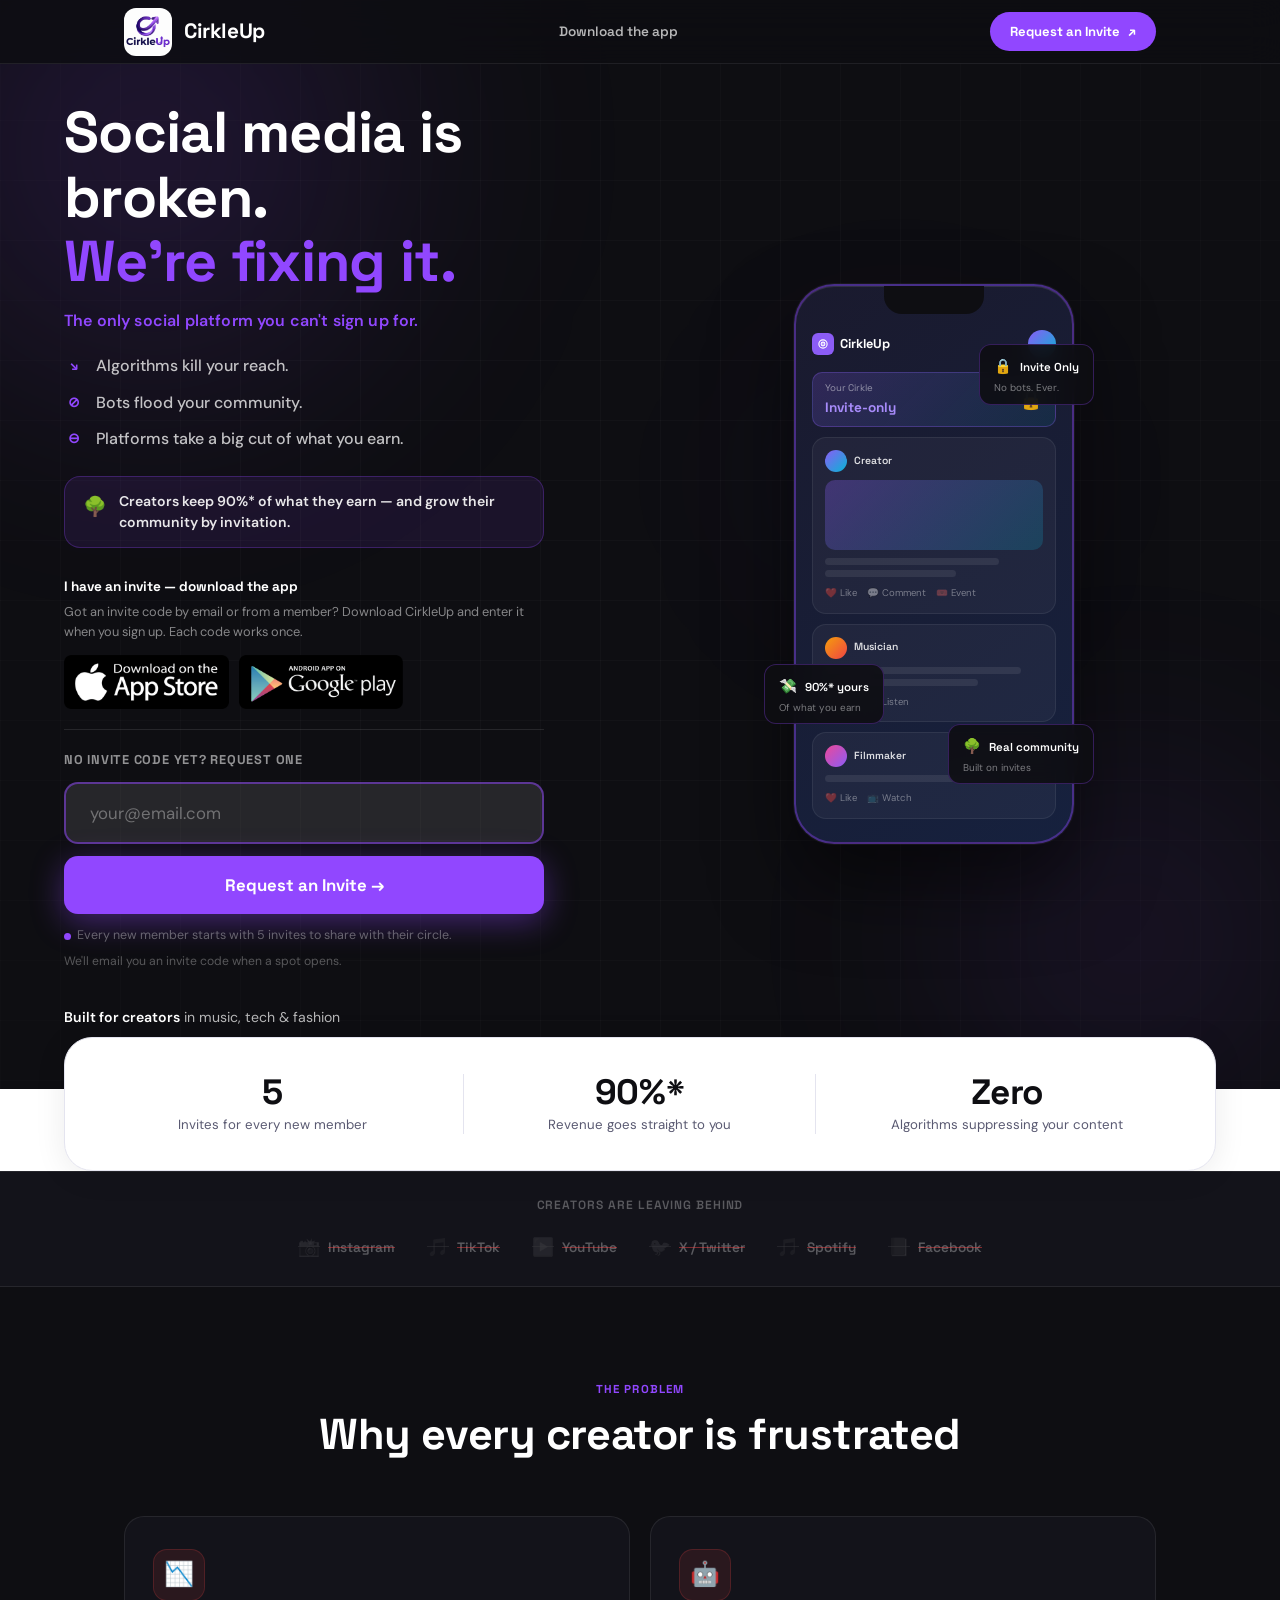
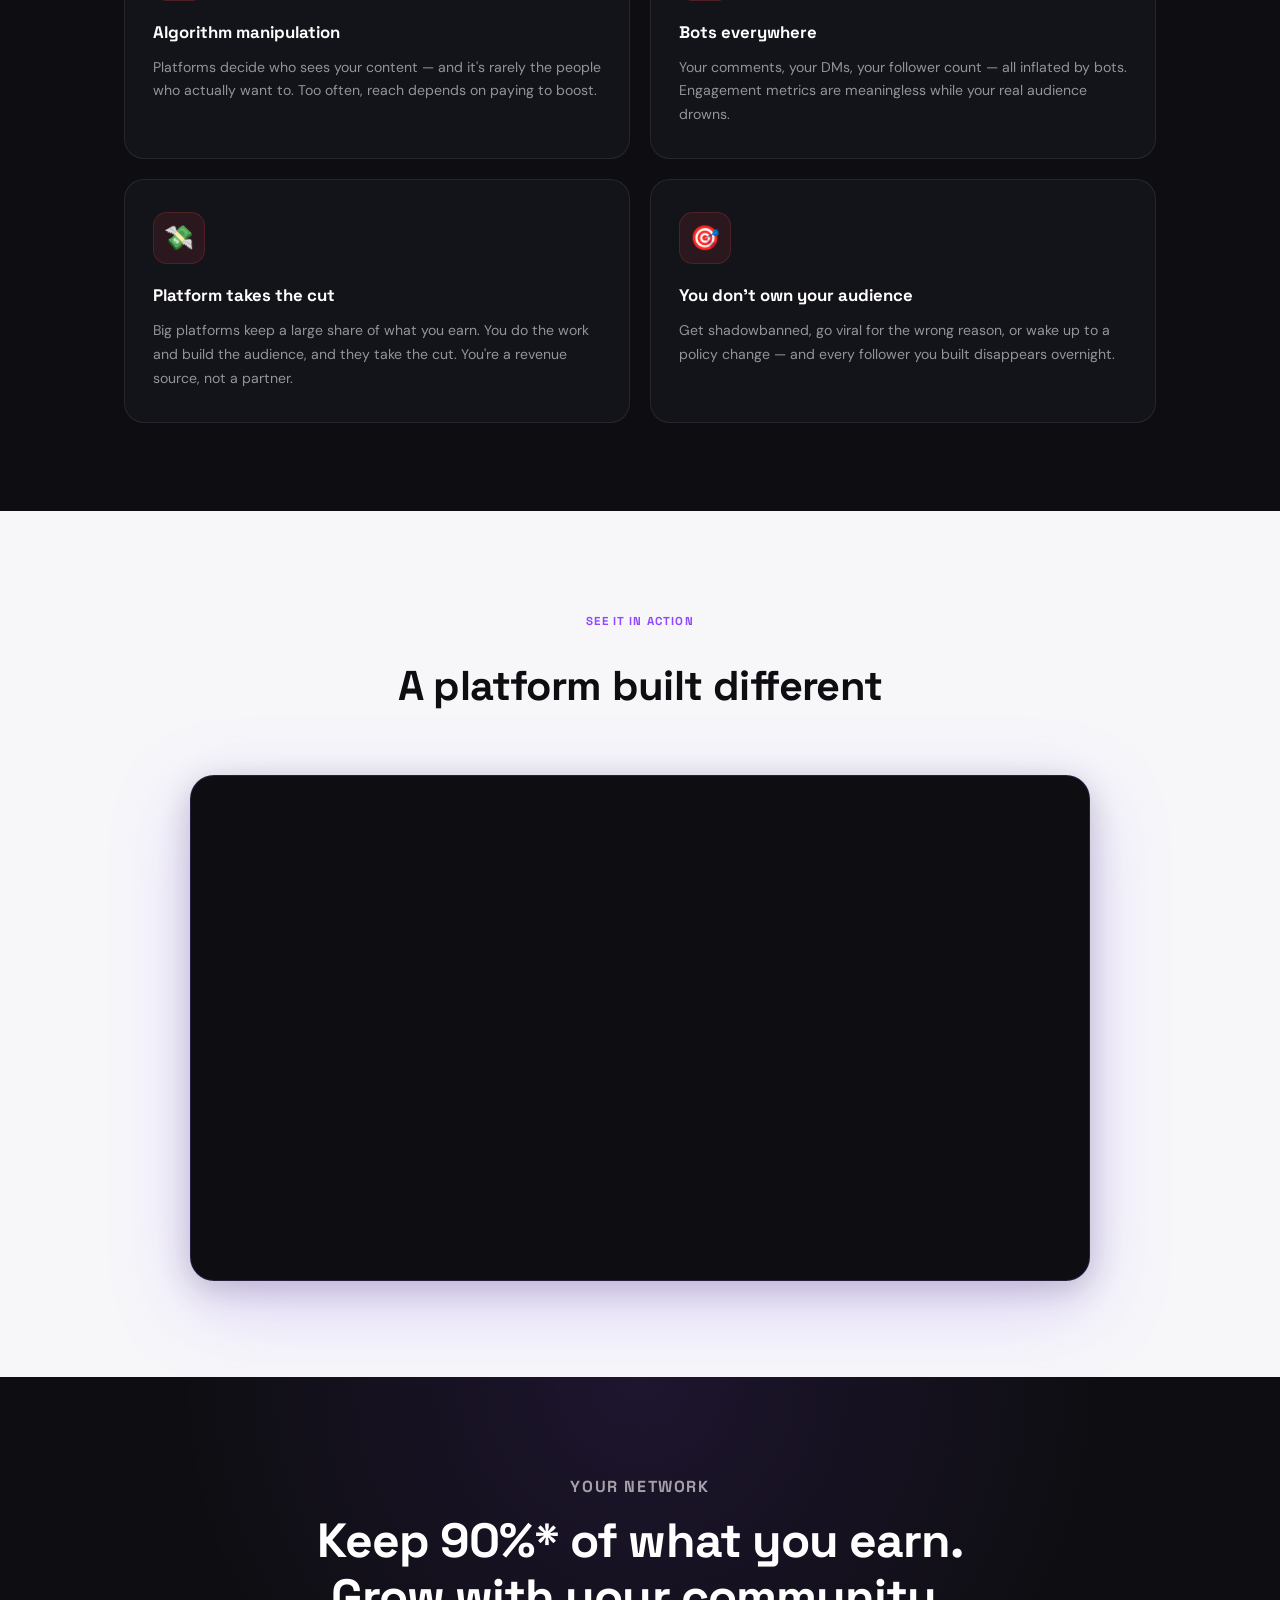
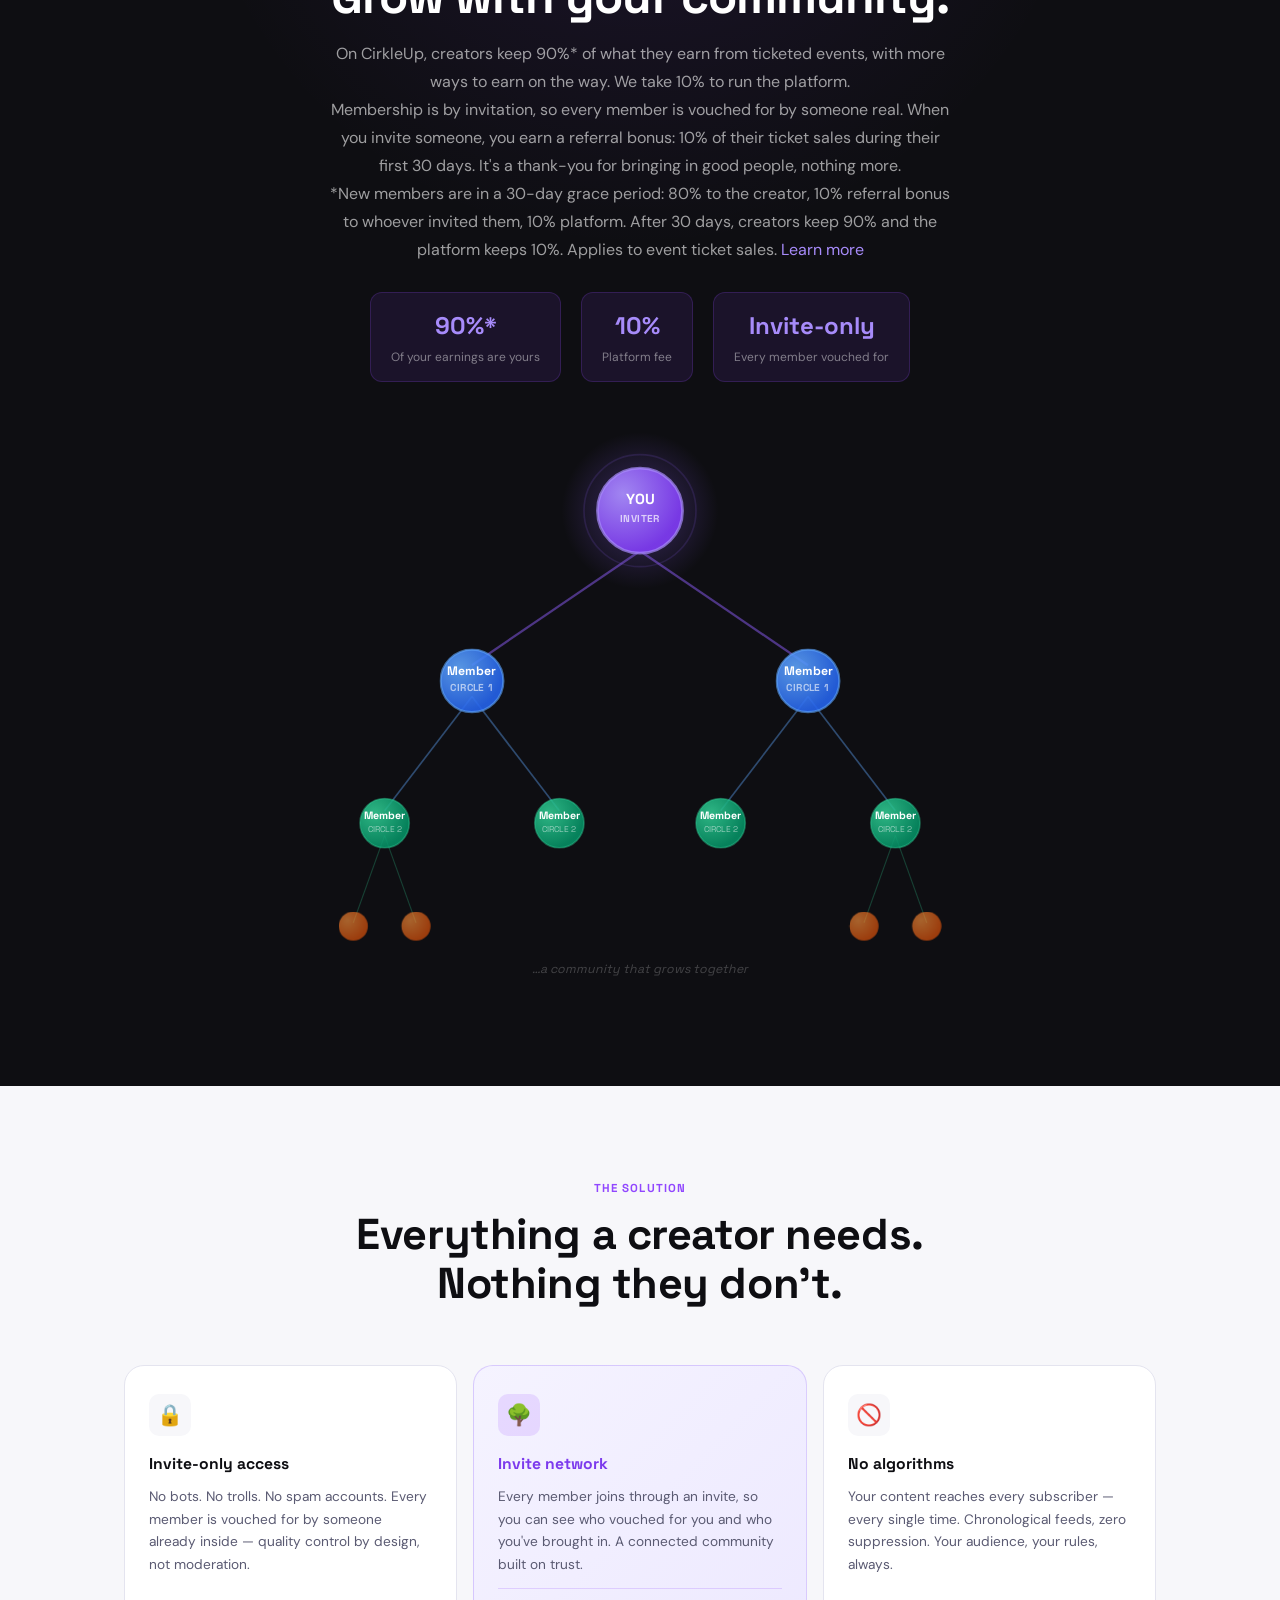
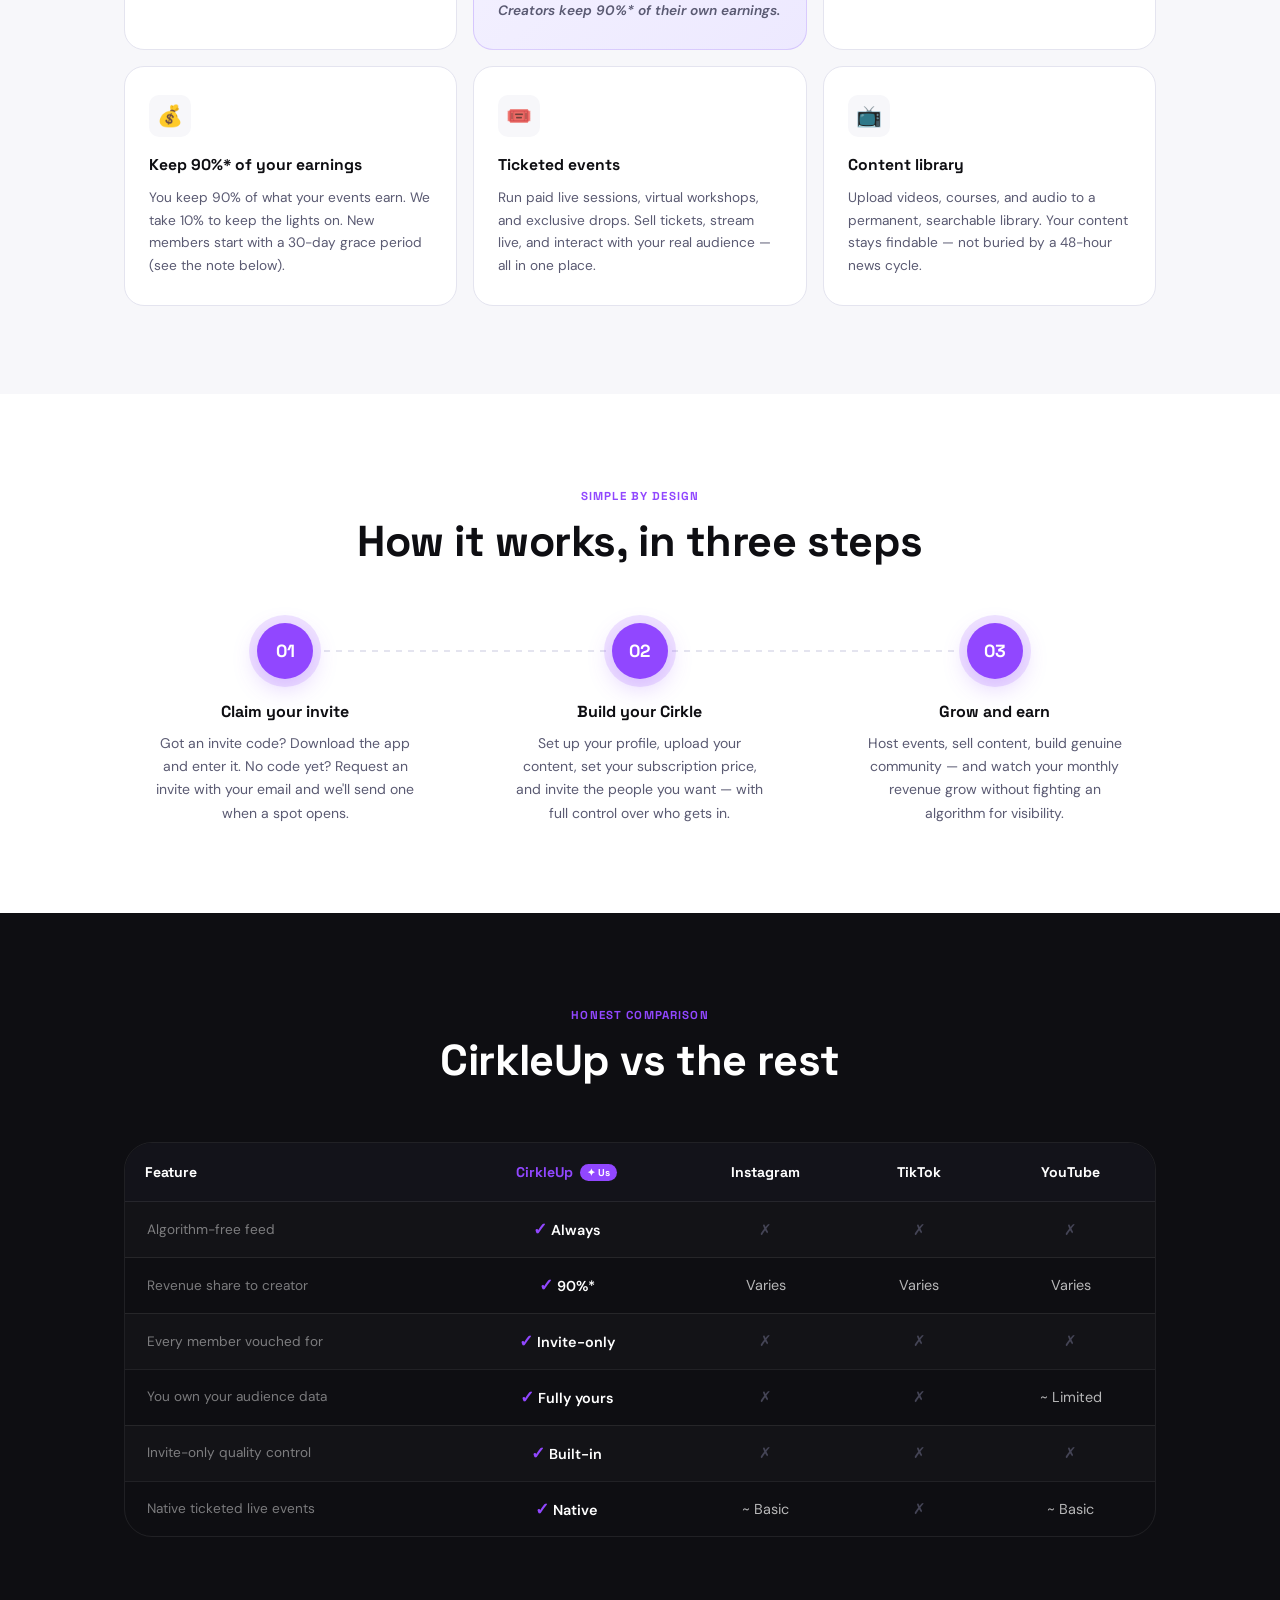
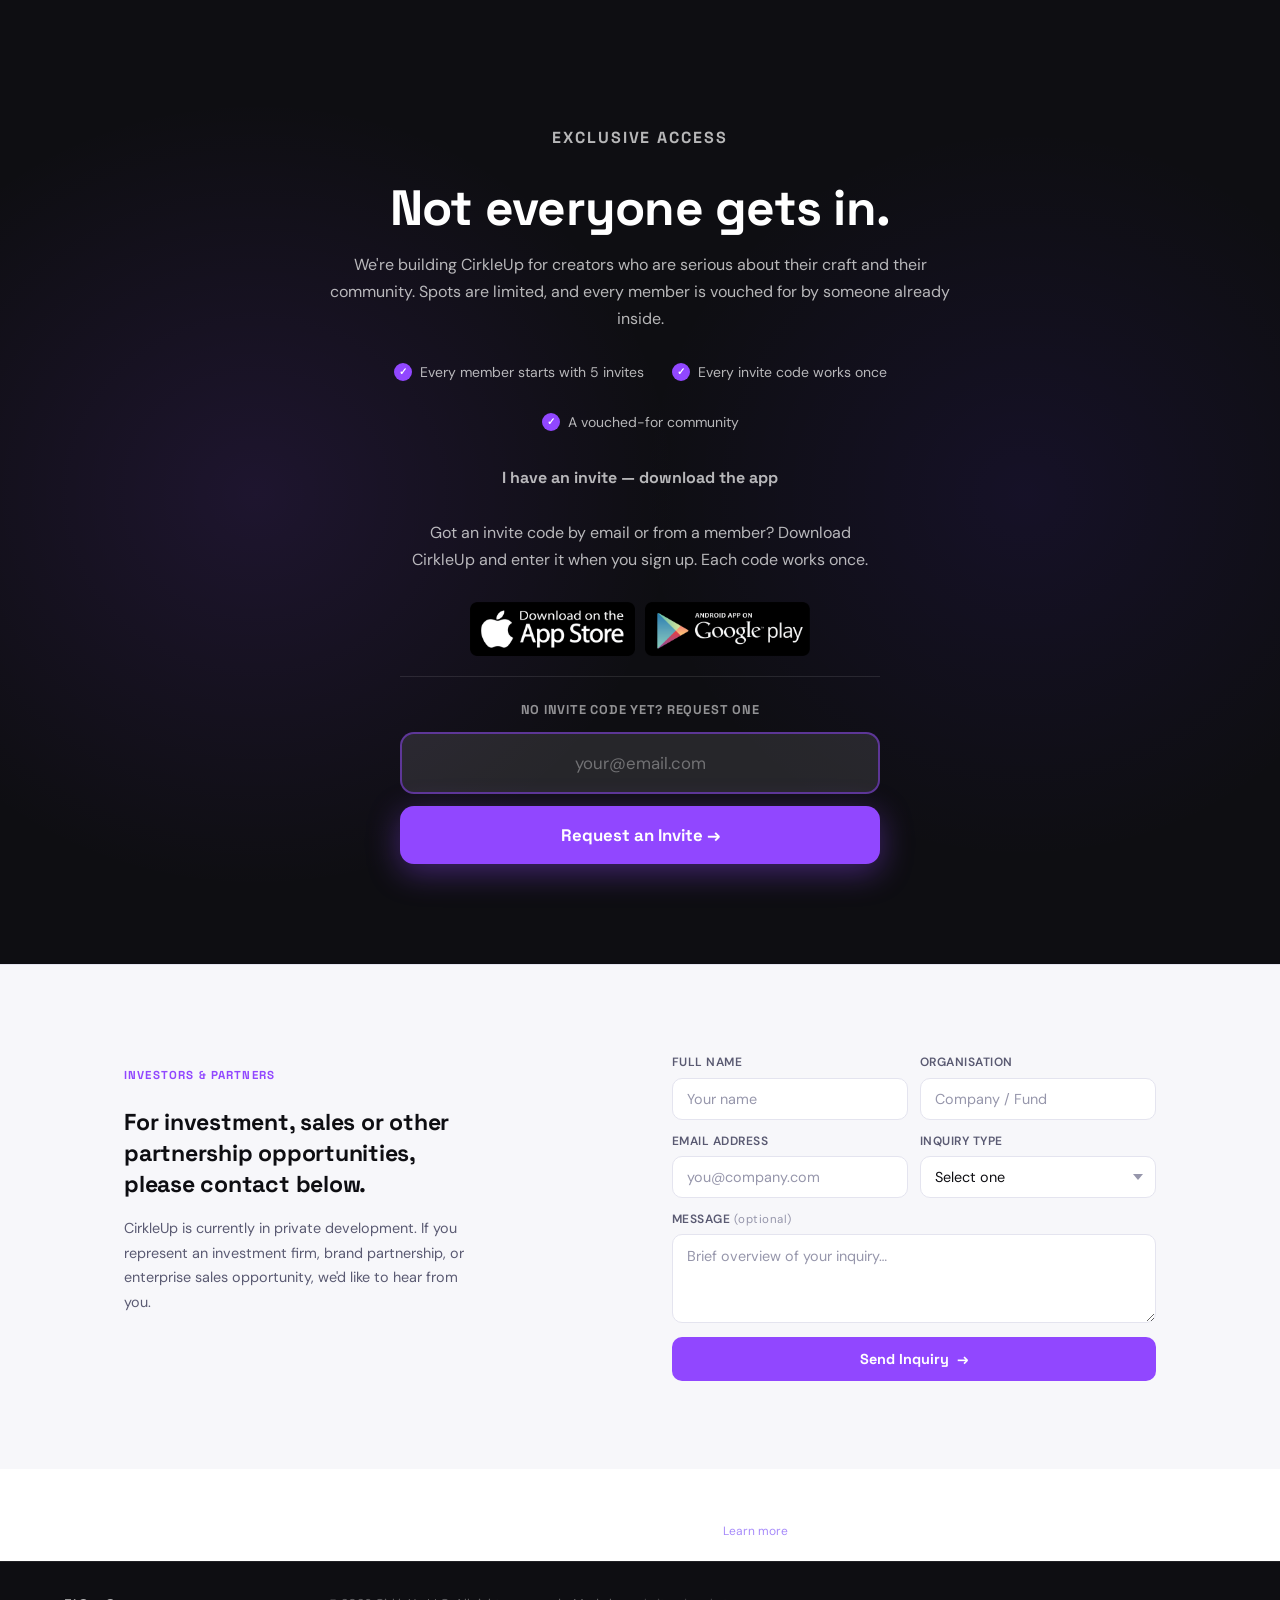
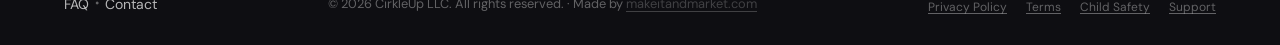
<file: index.html>
<!DOCTYPE html>
<html lang="en">
<head>
<meta charset="UTF-8"/>
<meta name="viewport" content="width=device-width, initial-scale=1.0"/>
<title>CirkleUp — Social Media, Fixed.</title>
<meta name="description" content="Invite-only. Creator-first. No algorithms. Keep 90%* of what you earn. Download the app and join with an invite code."/>
<meta property="og:title" content="CirkleUp — Social Media, Fixed."/>
<meta property="og:description" content="The only social platform you can't sign up for. Request your invite."/>
<meta property="og:type" content="website"/>
<meta property="og:url" content="https://cirkleup.com/"/>
<meta property="og:image" content="https://cirkleup.com/og-image.png"/>
<meta name="twitter:card" content="summary_large_image"/>
<meta name="twitter:image" content="https://cirkleup.com/og-image.png"/>
<link rel="preconnect" href="https://fonts.googleapis.com"/>
<link rel="preconnect" href="https://fonts.gstatic.com" crossorigin/>
<link href="https://fonts.googleapis.com/css2?family=Space+Grotesk:wght@400;500;600;700&family=DM+Sans:opsz,wght@9..40,300;9..40,400;9..40,500;9..40,600&display=swap" rel="stylesheet"/>
<link rel="apple-touch-icon" sizes="180x180" href="/apple-touch-icon.png">
<link rel="icon" type="image/png" sizes="32x32" href="/favicon-32x32.png">
<link rel="icon" type="image/png" sizes="16x16" href="/favicon-16x16.png">
<link rel="manifest" href="/site.webmanifest">
<link rel="stylesheet" href="css/styles.css"/>
<style>

/* ══════════════════════════════════════════
   VISUAL UPGRADE STYLES
══════════════════════════════════════════ */

/* ── Hero Split Layout ── */
.hero {
  min-height: 100vh;
  padding: 100px var(--px) 60px;
  display: grid;
  grid-template-columns: 1fr 1fr;
  align-items: center;
  gap: 24px;
}
.hero-left { display: flex; flex-direction: column; align-items: flex-start; text-align: left; }
.hero-left .hero-mechanism { text-align: left; }
.hero-left .hero-bullets   { text-align: left; }
.hero-left .hero-form-wrap { text-align: left; }
.hero-left .invite-note    { justify-content: flex-start; }
.hero-left .what-next      { text-align: left; }

.hero-right {
  position: relative;
  display: flex;
  align-items: center;
  justify-content: center;
  z-index: 2;
}

/* ── App Preview Mockup ── */
.phone-mockup {
  position: relative;
  width: 280px;
  height: 560px;
  flex-shrink: 0;
}

.phone-frame {
  width: 100%;
  height: 100%;
  border-radius: 40px;
  background: linear-gradient(145deg, #1a1a2e, #16213e);
  border: 2px solid rgba(145,71,255,0.4);
  box-shadow:
    0 0 0 1px rgba(255,255,255,0.05),
    0 40px 80px rgba(0,0,0,0.5),
    inset 0 1px 0 rgba(255,255,255,0.1);
  overflow: hidden;
  position: relative;
}

.phone-notch {
  width: 100px;
  height: 28px;
  background: #0e0e12;
  border-radius: 0 0 18px 18px;
  margin: 0 auto;
  position: relative;
  z-index: 2;
}

.phone-screen {
  padding: 12px 16px 20px;
  height: calc(100% - 28px);
  display: flex;
  flex-direction: column;
  gap: 10px;
  overflow: hidden;
}

.phone-header {
  display: flex;
  align-items: center;
  justify-content: space-between;
  padding: 4px 0;
}

.phone-logo {
  display: flex;
  align-items: center;
  gap: 6px;
  font-family: 'Space Grotesk', sans-serif;
  font-size: 0.8rem;
  font-weight: 700;
  color: #fff;
}

.phone-logo-icon {
  width: 22px;
  height: 22px;
  border-radius: 6px;
  background: #8B5CF6;
  display: grid;
  place-items: center;
}

.phone-logo-icon svg { width: 12px; height: 12px; }

.phone-avatar {
  width: 28px;
  height: 28px;
  border-radius: 50%;
  background: linear-gradient(135deg, #8B5CF6, #06b6d4);
}

/* Feed cards inside phone */
.feed-card {
  background: rgba(255,255,255,0.04);
  border: 1px solid rgba(255,255,255,0.07);
  border-radius: 14px;
  padding: 12px;
  animation: feedSlide 8s ease-in-out infinite;
}

.feed-card:nth-child(2) { animation-delay: 0.3s; }
.feed-card:nth-child(3) { animation-delay: 0.6s; }

@keyframes feedSlide {
  0%, 100% { transform: translateY(0); opacity: 1; }
  45%, 55% { transform: translateY(-2px); opacity: 0.9; }
}

.feed-user {
  display: flex;
  align-items: center;
  gap: 7px;
  margin-bottom: 8px;
}

.feed-av {
  width: 22px;
  height: 22px;
  border-radius: 50%;
  flex-shrink: 0;
}

.feed-name {
  font-size: 0.65rem;
  font-weight: 600;
  color: rgba(255,255,255,0.85);
  font-family: 'Space Grotesk', sans-serif;
}

.feed-time {
  font-size: 0.58rem;
  color: rgba(255,255,255,0.3);
  margin-left: auto;
}

.feed-content-bar {
  height: 7px;
  border-radius: 4px;
  background: rgba(255,255,255,0.08);
  margin-bottom: 5px;
}
.feed-content-bar.w80 { width: 80%; }
.feed-content-bar.w60 { width: 60%; }
.feed-content-bar.w90 { width: 90%; }
.feed-content-bar.w70 { width: 70%; }

.feed-img-placeholder {
  height: 70px;
  border-radius: 10px;
  margin: 8px 0;
  background: linear-gradient(135deg, rgba(139,92,246,0.3), rgba(6,182,212,0.2));
}

.feed-actions {
  display: flex;
  gap: 10px;
  margin-top: 8px;
}

.feed-action {
  font-size: 0.6rem;
  color: rgba(255,255,255,0.4);
  display: flex;
  align-items: center;
  gap: 3px;
}

.feed-earnings-badge {
  background: linear-gradient(135deg, rgba(139,92,246,0.2), rgba(6,182,212,0.1));
  border: 1px solid rgba(139,92,246,0.3);
  border-radius: 10px;
  padding: 8px 12px;
  display: flex;
  align-items: center;
  justify-content: space-between;
}

.feed-earnings-label {
  font-size: 0.6rem;
  color: rgba(255,255,255,0.5);
  font-family: 'Space Grotesk', sans-serif;
}

.feed-earnings-amount {
  font-size: 0.85rem;
  font-weight: 700;
  color: #a78bfa;
  font-family: 'Space Grotesk', sans-serif;
}

/* Floating badges around phone */
.phone-badge {
  position: absolute;
  background: rgba(14,14,18,0.9);
  border: 1px solid rgba(145,71,255,0.3);
  border-radius: 12px;
  padding: 8px 14px;
  backdrop-filter: blur(10px);
  white-space: nowrap;
  animation: floatBadge 4s ease-in-out infinite;
}

.phone-badge--1 {
  top: 60px;
  right: -20px;
  animation-delay: 0s;
}

.phone-badge--2 {
  bottom: 120px;
  left: -30px;
  animation-delay: 1.5s;
}

.phone-badge--3 {
  bottom: 60px;
  right: -20px;
  animation-delay: 3s;
}

@keyframes floatBadge {
  0%, 100% { transform: translateY(0px); }
  50%       { transform: translateY(-8px); }
}

.phone-badge-icon { font-size: 0.9rem; margin-right: 4px; }
.phone-badge-text {
  font-size: 0.72rem;
  font-weight: 600;
  color: #fff;
  font-family: 'Space Grotesk', sans-serif;
}
.phone-badge-sub {
  font-size: 0.62rem;
  color: rgba(255,255,255,0.45);
  display: block;
  margin-top: 1px;
}

/* ── Lineage Tree Section ── */
.lineage-section {
  background: var(--bg-dark);
  padding: 96px 0;
  overflow: hidden;
  position: relative;
}

.lineage-section::before {
  content: '';
  position: absolute; inset: 0;
  background:
    radial-gradient(ellipse 60% 60% at 50% 0%, rgba(145,71,255,0.12) 0%, transparent 60%);
  pointer-events: none;
}

.lineage-inner {
  display: flex;
  flex-direction: column;
  gap: 48px;
  align-items: center;
  position: relative;
  z-index: 1;
}

.lineage-copy { text-align: center; width: 100%; }
.lineage-copy .section-tag { margin-bottom: 12px; }

.lineage-copy h2 {
  font-family: 'Space Grotesk', sans-serif;
  font-size: clamp(2rem, 4vw, 3rem);
  font-weight: 700;
  line-height: 1.15;
  color: #fff;
  margin-bottom: 16px;
  letter-spacing: -0.02em;
}

.lineage-copy p {
  font-size: 1rem;
  color: rgba(255,255,255,0.6);
  line-height: 1.75;
  margin-bottom: 0;
  max-width: 620px;
  margin: 0 auto;
}

.lineage-stats {
  display: flex;
  gap: 20px;
  margin-top: 28px;
  flex-wrap: wrap;
  justify-content: center;
}

.lineage-stat {
  background: rgba(145,71,255,0.1);
  border: 1px solid rgba(145,71,255,0.2);
  border-radius: 12px;
  padding: 14px 20px;
  text-align: center;
}

.lineage-stat-num {
  font-family: 'Space Grotesk', sans-serif;
  font-size: 1.5rem;
  font-weight: 700;
  color: #a78bfa;
  display: block;
}

.lineage-stat-label {
  font-size: 0.75rem;
  color: rgba(255,255,255,0.45);
  display: block;
  margin-top: 3px;
}

/* Tree SVG canvas */
.tree-canvas {
  width: 100%;
  max-width: 900px;
  height: 560px;
  position: relative;
  margin: 0 auto;
}

.tree-canvas svg {
  width: 100%;
  height: 100%;
  overflow: visible;
}

/* Tree node styles */
.tree-node {
  cursor: pointer;
  transition: all 0.3s ease;
}

.tree-node:hover circle { filter: brightness(1.3); }

.node-pulse {
  animation: nodePulse 2.5s ease-in-out infinite;
}

@keyframes nodePulse {
  0%, 100% { opacity: 0.3; r: 24; }
  50%       { opacity: 0; r: 32; }
}

.tree-line {
  stroke-dasharray: 200;
  stroke-dashoffset: 200;
  animation: drawLine 1.5s ease forwards;
}

.tree-line-d1 { animation-delay: 0.3s; }
.tree-line-d2 { animation-delay: 0.6s; }
.tree-line-d3 { animation-delay: 0.9s; }
.tree-line-d4 { animation-delay: 1.2s; }
.tree-line-d5 { animation-delay: 1.5s; }
.tree-line-d6 { animation-delay: 1.8s; }
.tree-line-d7 { animation-delay: 2.1s; }

@keyframes drawLine {
  to { stroke-dashoffset: 0; }
}

.tree-node-appear {
  opacity: 0;
  animation: nodeAppear 0.4s ease forwards;
}

.node-d1 { animation-delay: 0.4s; }
.node-d2 { animation-delay: 0.7s; }
.node-d3 { animation-delay: 1.0s; }
.node-d4 { animation-delay: 1.3s; }
.node-d5 { animation-delay: 1.6s; }
.node-d6 { animation-delay: 1.9s; }
.node-d7 { animation-delay: 2.2s; }

@keyframes nodeAppear {
  from { opacity: 0; transform: scale(0.5); }
  to   { opacity: 1; transform: scale(1); }
}

.tier-badge {
  font-family: 'Space Grotesk', sans-serif;
  font-size: 9px;
  font-weight: 700;
  letter-spacing: 0.04em;
}

/* ── Video Section ── */
.video-section {
  background: var(--bg-soft);
  padding: 96px 0;
}

.video-header {
  text-align: center;
  margin-bottom: 56px;
}

.video-header h2 {
  font-family: 'Space Grotesk', sans-serif;
  font-size: clamp(1.8rem, 3.5vw, 2.6rem);
  font-weight: 700;
  letter-spacing: -0.015em;
  color: var(--ink);
  margin-top: 10px;
}

.video-wrap {
  position: relative;
  max-width: 900px;
  margin: 0 auto;
  border-radius: 24px;
  overflow: hidden;
  box-shadow: 0 24px 80px rgba(139,92,246,0.25), 0 8px 32px rgba(0,0,0,0.2);
  background: var(--bg-dark);
  aspect-ratio: 16/9;
  border: 1px solid rgba(139,92,246,0.2);
}

/* VIDEO PLACEHOLDER — replace with iframe when video is ready */
.video-placeholder {
  width: 100%;
  height: 100%;
  display: flex;
  flex-direction: column;
  align-items: center;
  justify-content: center;
  background: linear-gradient(135deg, #0e0e18 0%, #1a1040 50%, #0e1a1a 100%);
  position: relative;
  cursor: pointer;
}

.video-placeholder::before {
  content: '';
  position: absolute; inset: 0;
  background-image:
    linear-gradient(rgba(255,255,255,0.02) 1px, transparent 1px),
    linear-gradient(90deg, rgba(255,255,255,0.02) 1px, transparent 1px);
  background-size: 40px 40px;
}

.video-play-btn {
  width: 80px;
  height: 80px;
  border-radius: 50%;
  background: rgba(139,92,246,0.9);
  display: grid;
  place-items: center;
  position: relative;
  z-index: 1;
  transition: transform 0.2s ease, background 0.2s;
  box-shadow: 0 0 0 16px rgba(139,92,246,0.15);
  animation: playPulse 2.5s ease-in-out infinite;
}

.video-play-btn:hover {
  transform: scale(1.1);
  background: #8B5CF6;
}

@keyframes playPulse {
  0%, 100% { box-shadow: 0 0 0 16px rgba(139,92,246,0.15); }
  50%       { box-shadow: 0 0 0 24px rgba(139,92,246,0.06); }
}

.video-play-btn svg {
  width: 28px;
  height: 28px;
  margin-left: 4px;
}

.video-placeholder-text {
  margin-top: 20px;
  font-family: 'Space Grotesk', sans-serif;
  font-size: 1rem;
  font-weight: 600;
  color: rgba(255,255,255,0.7);
  position: relative;
  z-index: 1;
}

.video-placeholder-sub {
  font-size: 0.8rem;
  color: rgba(255,255,255,0.35);
  margin-top: 6px;
  position: relative;
  z-index: 1;
}

/* To swap in real video, replace .video-placeholder div with:
   <iframe width="100%" height="100%" src="https://www.youtube.com/embed/YOUR_VIDEO_ID"
   title="CirkleUp" frameborder="0" allowfullscreen></iframe>
*/

/* ── Enhanced Problem Cards ── */
.problem-grid {
  display: grid;
  grid-template-columns: repeat(2, 1fr);
  gap: 20px;
}

.problem-card {
  background: var(--bg-dark2);
  border: 1px solid var(--border-d);
  border-radius: var(--r-lg);
  padding: 32px 28px;
  color: #fff;
  transition: border-color 0.22s, box-shadow 0.22s, transform 0.22s;
  position: relative;
  overflow: hidden;
}

.problem-card::before {
  content: '';
  position: absolute;
  top: 0; left: 0; right: 0;
  height: 2px;
  background: linear-gradient(90deg, transparent, rgba(239,68,68,0.5), transparent);
  opacity: 0;
  transition: opacity 0.3s;
}

.problem-card:hover::before { opacity: 1; }
.problem-card:hover {
  border-color: rgba(239,68,68,0.3);
  box-shadow: 0 12px 48px rgba(239,68,68,0.08);
  transform: translateY(-4px);
}

.prob-icon-wrap {
  width: 52px;
  height: 52px;
  border-radius: 14px;
  background: rgba(239,68,68,0.1);
  border: 1px solid rgba(239,68,68,0.2);
  display: grid;
  place-items: center;
  font-size: 1.5rem;
  margin-bottom: 18px;
}

.problem-card h3 {
  font-family: 'Space Grotesk', sans-serif;
  font-size: 1.05rem;
  font-weight: 700;
  margin-bottom: 10px;
  color: #fff;
}

.problem-card p {
  font-size: 0.88rem;
  color: rgba(255,255,255,0.55);
  line-height: 1.68;
}

/* ── Enhanced Features Grid ── */
.features-grid {
  display: grid;
  grid-template-columns: repeat(3, 1fr);
  gap: 16px;
  border: none;
  border-radius: 0;
  overflow: visible;
}

.feat-card {
  background: #fff;
  border: 1px solid var(--border);
  border-radius: var(--r-lg);
  padding: 28px 24px;
  transition: box-shadow 0.22s, transform 0.22s, border-color 0.22s;
  position: relative;
  overflow: hidden;
}

.feat-card::after { display: none; }
.feat-card::before { display: none; }

.feat-card:hover {
  box-shadow: 0 12px 40px rgba(139,92,246,0.12);
  transform: translateY(-4px);
  border-color: rgba(139,92,246,0.3);
}

.feat-card--highlight {
  background: linear-gradient(135deg, #f5f3ff, #ede9ff) !important;
  border-color: rgba(139,92,246,0.25) !important;
}

/* ── Social Proof Strip ── */
.platforms-strip {
  background: var(--bg-dark2);
  border-top: 1px solid var(--border-d);
  border-bottom: 1px solid var(--border-d);
  padding: 24px 0;
  overflow: hidden;
}

.platforms-label {
  text-align: center;
  font-size: 0.75rem;
  font-weight: 600;
  letter-spacing: 0.08em;
  text-transform: uppercase;
  color: rgba(255,255,255,0.3);
  margin-bottom: 18px;
  font-family: 'Space Grotesk', sans-serif;
}

.platforms-scroll {
  display: flex;
  gap: 32px;
  align-items: center;
  justify-content: center;
  flex-wrap: wrap;
  padding: 0 var(--px);
}

.platform-item {
  display: flex;
  align-items: center;
  gap: 8px;
  font-family: 'Space Grotesk', sans-serif;
  font-size: 0.85rem;
  font-weight: 600;
  color: rgba(255,255,255,0.3);
  text-decoration: line-through;
  text-decoration-color: rgba(239,68,68,0.5);
}

.platform-item .platform-icon {
  font-size: 1.1rem;
  filter: grayscale(1) opacity(0.4);
}

/* ── Responsive overrides ── */
@media (max-width: 900px) {
  .hero {
    grid-template-columns: 1fr;
    padding: 100px var(--px) 60px;
    text-align: center;
  }
  .hero-left { align-items: center; }
  .hero-left .invite-note { justify-content: center; }
  .hero-right { display: none; }
  .lineage-inner { grid-template-columns: 1fr; gap: 48px; }
  .problem-grid { grid-template-columns: 1fr; }
  .features-grid { grid-template-columns: repeat(2,1fr); }
}

@media (max-width: 600px) {
  .features-grid { grid-template-columns: 1fr; }
}

/* ── Download / invite path ── */
.invite-path{margin-top:22px;padding-top:20px;border-top:1px solid rgba(255,255,255,0.1);width:100%;}
.invite-path-label{font-family:'Space Grotesk',sans-serif;font-size:0.85rem;font-weight:700;color:#fff;margin-bottom:4px;}
.invite-path-sub{font-size:0.8rem;color:rgba(255,255,255,0.5);margin-bottom:12px;}
.store-row{display:flex;gap:10px;flex-wrap:wrap;}
.store-badge{display:inline-block;line-height:0;transition:transform .2s ease,opacity .2s ease;}
.store-badge:hover{transform:translateY(-1px);opacity:.9;}
.store-badge img{height:54px;width:auto;display:block;}
.invite-path--first{margin-top:0;padding-top:0;border-top:none;padding-bottom:20px;margin-bottom:20px;border-bottom:1px solid rgba(255,255,255,0.1);}
.store-btn{display:inline-flex;flex-direction:column;align-items:flex-start;justify-content:center;gap:1px;padding:9px 18px;border-radius:12px;background:rgba(255,255,255,0.06);border:1.5px solid rgba(255,255,255,0.18);color:#fff;text-decoration:none;font-family:'Space Grotesk',sans-serif;transition:all .2s ease;min-width:160px;}
.store-btn:hover{background:rgba(255,255,255,0.12);border-color:rgba(255,255,255,0.35);transform:translateY(-1px);}
.store-btn small{font-size:0.65rem;font-weight:500;color:rgba(255,255,255,0.6);letter-spacing:0.02em;}
.store-btn strong{font-size:0.95rem;font-weight:700;}
.invite-path--center{text-align:center;max-width:480px;margin:28px auto 0;}
.invite-path--center .store-row{justify-content:center;}
.nav-app-link{font-size:0.85rem;font-weight:600;color:rgba(255,255,255,0.7);text-decoration:none;margin-right:18px;font-family:'Space Grotesk',sans-serif;}
.nav-app-link:hover{color:#fff;}
@media (max-width:900px){.invite-path{text-align:center;}.invite-path .store-row{justify-content:center;}}
@media (max-width:480px){.nav-app-link{display:none;}.store-badge img{height:48px;}}

.invite-path--center.invite-path--first{margin:0 auto 22px;}
.fine-print{font-size:0.75rem;line-height:1.6;color:rgba(255,255,255,0.45);max-width:620px;margin:14px auto 0;}
.fine-print a{color:#a78bfa;}
.fine-print--page{max-width:none;text-align:center;padding:20px 0;color:rgba(255,255,255,0.5);}
</style>
</head>
<body>


<!-- ═══════════════════════════════════════════
     NAV
═══════════════════════════════════════════ -->
<header class="nav">
  <div class="wrap nav-inner" style="align-items:center;">
    <a href="#" class="nav-logo">
      <img src="/apple-touch-icon.png" alt="CirkleUp logo" style="width:48px;height:48px;border-radius:12px;object-fit:cover;display:block;flex-shrink:0;"/>
      CirkleUp
    </a>
    <a href="#download" class="nav-app-link">Download the app</a>
    <a href="#waitlist" class="btn btn-primary btn-sm">
      Request an Invite <span class="arr">↗</span>
    </a>
  </div>
</header>


<!-- ═══════════════════════════════════════════
     HERO — Split layout with phone mockup
═══════════════════════════════════════════ -->
<section class="hero" id="home">
  <div class="hero-bg">
    <div class="hero-grid"></div>
    <div class="hero-orb hero-orb-1"></div>
    <div class="hero-orb hero-orb-2"></div>
    <div class="hero-orb hero-orb-3"></div>
  </div>

  <!-- Left: copy + form -->
  <div class="hero-left hero-content">

    <h1>Social media is broken.<br><span class="accent">We're fixing it.</span></h1>

    <p class="hero-mechanism">The only social platform you can't sign up for.</p>

    <ul class="hero-bullets">
      <li><span class="hb-icon" aria-hidden="true">↘</span>Algorithms kill your reach.</li>
      <li><span class="hb-icon" aria-hidden="true">⊘</span>Bots flood your community.</li>
      <li><span class="hb-icon" aria-hidden="true">⊖</span>Platforms take a big cut of what you earn.</li>
    </ul>

    <div class="lineage-callout">
      <span class="lineage-icon">🌳</span>
      <p>Creators keep 90%* of what they earn — and grow their community by invitation.</p>
    </div>

    <div class="hero-form-wrap" id="waitlist">
      <div class="invite-path invite-path--first" id="download">
        <p class="invite-path-label">I have an invite — download the app</p>
        <p class="invite-path-sub">Got an invite code by email or from a member? Download CirkleUp and enter it when you sign up. Each code works once.</p>
        <div class="store-row">
          <a class="store-badge" href="https://apps.apple.com/app/cirkleup/id6768386988" target="_blank" rel="noopener"><img src="/img/app-store-badge.png" alt="Download on the App Store" height="54"/></a>
          <a class="store-badge" href="https://play.google.com/store/apps/details?id=com.cirkleup.app" target="_blank" rel="noopener"><img src="/img/google-play-badge.png" alt="Get it on Google Play" height="54"/></a>
        </div>
      </div>
      <p style="font-size:0.8rem;font-weight:700;letter-spacing:0.06em;text-transform:uppercase;color:rgba(255,255,255,0.55);margin-bottom:12px;font-family:'Space Grotesk',sans-serif;">No invite code yet? Request one</p>
      <form class="hero-form" id="heroForm" novalidate style="flex-direction:column;gap:12px;">
        <label for="heroEmail" class="sr-only">Email address</label>
        <input type="email" id="heroEmail" name="email" class="hero-input" placeholder="your@email.com" autocomplete="email" required style="border-radius:14px;padding:18px 24px;font-size:1.05rem;background:rgba(255,255,255,0.1);border:2px solid rgba(145,71,255,0.5);"/>
        <button type="submit" class="btn btn-primary btn-lg" id="heroBtn" style="border-radius:14px;width:100%;font-size:1.05rem;padding:18px 24px;justify-content:center;background:#9147ff;box-shadow:0 8px 32px rgba(145,71,255,0.4);">
          Request an Invite →
        </button>
      </form>
      <span class="input-err" id="heroErr"></span>
      <p class="invite-note" style="margin-top:12px;">Every new member starts with 5 invites to share with their circle.</p>
      <p class="what-next">We'll email you an invite code when a spot opens.</p>
    </div>

    <div class="social-proof">
      <p class="proof-text">
        <strong>Built for creators</strong> in music, tech &amp; fashion
      </p>
    </div>

  </div>

  <!-- Right: phone mockup -->
  <div class="hero-right">
    <div class="phone-mockup">
      <div class="phone-frame">
        <div class="phone-notch"></div>
        <div class="phone-screen">

          <div class="phone-header">
            <div class="phone-logo">
              <div class="phone-logo-icon">
                <svg viewBox="0 0 16 16" fill="none">
                  <circle cx="8" cy="8" r="5.5" stroke="white" stroke-width="1.5"/>
                  <circle cx="8" cy="8" r="2.5" stroke="white" stroke-width="1.5"/>
                  <circle cx="8" cy="8" r="1" fill="white"/>
                </svg>
              </div>
              CirkleUp
            </div>
            <div class="phone-avatar"></div>
          </div>

          <!-- Invite strip -->
          <div class="feed-earnings-badge">
            <div>
              <div class="feed-earnings-label">Your Cirkle</div>
              <div class="feed-earnings-amount">Invite-only</div>
            </div>
            <span style="font-size:1.2rem;" aria-hidden="true">🔒</span>
          </div>

          <!-- Feed posts -->
          <div class="feed-card">
            <div class="feed-user">
              <div class="feed-av" style="background:linear-gradient(135deg,#8B5CF6,#06b6d4)"></div>
              <span class="feed-name">Creator</span>
              
            </div>
            <div class="feed-img-placeholder"></div>
            <div class="feed-content-bar w80"></div>
            <div class="feed-content-bar w60"></div>
            <div class="feed-actions">
              <span class="feed-action">❤️ Like</span>
              <span class="feed-action">💬 Comment</span>
              <span class="feed-action">🎟️ Event</span>
            </div>
          </div>

          <div class="feed-card">
            <div class="feed-user">
              <div class="feed-av" style="background:linear-gradient(135deg,#f59e0b,#ef4444)"></div>
              <span class="feed-name">Musician</span>
              
            </div>
            <div class="feed-content-bar w90"></div>
            <div class="feed-content-bar w70"></div>
            <div class="feed-actions">
              <span class="feed-action">❤️ Like</span>
              <span class="feed-action">🎵 Listen</span>
            </div>
          </div>

          <div class="feed-card">
            <div class="feed-user">
              <div class="feed-av" style="background:linear-gradient(135deg,#ec4899,#8B5CF6)"></div>
              <span class="feed-name">Filmmaker</span>
              
            </div>
            <div class="feed-content-bar w80"></div>
            <div class="feed-actions">
              <span class="feed-action">❤️ Like</span>
              <span class="feed-action">📺 Watch</span>
            </div>
          </div>

        </div>
      </div>

      <!-- Floating badges (illustrative preview) -->
      <div class="phone-badge phone-badge--1">
        <span class="phone-badge-icon">🔒</span>
        <span class="phone-badge-text">Invite Only</span>
        <span class="phone-badge-sub">No bots. Ever.</span>
      </div>
      <div class="phone-badge phone-badge--2">
        <span class="phone-badge-icon">💸</span>
        <span class="phone-badge-text">90%* yours</span>
        <span class="phone-badge-sub">Of what you earn</span>
      </div>
      <div class="phone-badge phone-badge--3">
        <span class="phone-badge-icon">🌳</span>
        <span class="phone-badge-text">Real community</span>
        <span class="phone-badge-sub">Built on invites</span>
      </div>
    </div>
  </div>

</section>


<!-- ═══════════════════════════════════════════
     STATS BAR
═══════════════════════════════════════════ -->
<div class="stats-section">
  <div class="stats-inner reveal">
    <div class="stat">
      <p class="stat-num">5</p>
      <p class="stat-label">Invites for every new member</p>
    </div>
    <div class="stat">
      <p class="stat-num">90%*</p>
      <p class="stat-label">Revenue goes straight to you</p>
    </div>
    <div class="stat">
      <p class="stat-num">Zero</p>
      <p class="stat-label">Algorithms suppressing your content</p>
    </div>
  </div>
</div>


<!-- ═══════════════════════════════════════════
     PLATFORMS LEAVING BEHIND
═══════════════════════════════════════════ -->
<div class="platforms-strip">
  <p class="platforms-label">Creators are leaving behind</p>
  <div class="platforms-scroll">
    <div class="platform-item"><span class="platform-icon">📸</span> Instagram</div>
    <div class="platform-item"><span class="platform-icon">🎵</span> TikTok</div>
    <div class="platform-item"><span class="platform-icon">▶️</span> YouTube</div>
    <div class="platform-item"><span class="platform-icon">🐦</span> X / Twitter</div>
    <div class="platform-item"><span class="platform-icon">🎵</span> Spotify</div>
    <div class="platform-item"><span class="platform-icon">📘</span> Facebook</div>
  </div>
</div>


<!-- ═══════════════════════════════════════════
     PROBLEM
═══════════════════════════════════════════ -->
<section class="section section--dark" id="problem">
  <div class="wrap">
    <div class="section-header">
      <p class="section-tag reveal">The Problem</p>
      <h2 class="reveal d1" style="color:#fff;">Why every creator is frustrated</h2>
    </div>
    <div class="problem-grid">
      <article class="problem-card reveal">
        <div class="prob-icon-wrap">📉</div>
        <h3>Algorithm manipulation</h3>
        <p>Platforms decide who sees your content — and it's rarely the people who actually want to. Too often, reach depends on paying to boost.</p>
      </article>
      <article class="problem-card reveal d1">
        <div class="prob-icon-wrap">🤖</div>
        <h3>Bots everywhere</h3>
        <p>Your comments, your DMs, your follower count — all inflated by bots. Engagement metrics are meaningless while your real audience drowns.</p>
      </article>
      <article class="problem-card reveal d2">
        <div class="prob-icon-wrap">💸</div>
        <h3>Platform takes the cut</h3>
        <p>Big platforms keep a large share of what you earn. You do the work and build the audience, and they take the cut. You're a revenue source, not a partner.</p>
      </article>
      <article class="problem-card reveal d3">
        <div class="prob-icon-wrap">🎯</div>
        <h3>You don't own your audience</h3>
        <p>Get shadowbanned, go viral for the wrong reason, or wake up to a policy change — and every follower you built disappears overnight.</p>
      </article>
    </div>
  </div>
</section>


<!-- ═══════════════════════════════════════════
     VIDEO PREVIEW
═══════════════════════════════════════════ -->
<section class="video-section" id="preview">
  <div class="wrap">
    <div class="video-header reveal">
      <p class="section-tag">See it in action</p>
      <h2>A platform built different</h2>
    </div>
    <div class="video-wrap reveal d1">
     <video
        width="100%"
        height="100%"
        autoplay
        muted
        loop
        playsinline
        preload="metadata"
        style="display:block;width:100%;height:100%;object-fit:cover;">
        <source src="/cirkleUp.mp4" type="video/mp4"/>
        Your browser does not support the video tag.
   </video>
    </div>
    </div>
</section>


<!-- ═══════════════════════════════════════════
     LINEAGE TREE
═══════════════════════════════════════════ -->
<section class="lineage-section" id="lineage">
  <div class="wrap">
    <div class="lineage-inner">

      <div class="lineage-copy reveal">
        <p class="section-tag">Your Network</p>
        <h2>Keep 90%* of what you earn.<br>Grow with your community.</h2>
        <p>On CirkleUp, creators keep 90%* of what they earn from ticketed events, with more ways to earn on the way. We take 10% to run the platform.</p>
        <p>Membership is by invitation, so every member is vouched for by someone real. When you invite someone, you earn a referral bonus: 10% of their ticket sales during their first 30 days. It's a thank-you for bringing in good people, nothing more.</p>
        <p class="fine-print">*New members are in a 30-day grace period: 80% to the creator, 10% referral bonus to whoever invited them, 10% platform. After 30 days, creators keep 90% and the platform keeps 10%. Applies to event ticket sales. <a href="/faq">Learn more</a></p>
        <div class="lineage-stats">
          <div class="lineage-stat">
            <span class="lineage-stat-num">90%*</span>
            <span class="lineage-stat-label">Of your earnings are yours</span>
          </div>
          <div class="lineage-stat">
            <span class="lineage-stat-num">10%</span>
            <span class="lineage-stat-label">Platform fee</span>
          </div>
          <div class="lineage-stat">
            <span class="lineage-stat-num">Invite-only</span>
            <span class="lineage-stat-label">Every member vouched for</span>
          </div>
        </div>
      </div>

      <div class="tree-canvas reveal d1">
        <svg viewBox="0 0 600 500" fill="none" xmlns="http://www.w3.org/2000/svg" style="width:100%;height:100%;">
          <defs>
            <radialGradient id="rootGlow" cx="50%" cy="50%" r="50%">
              <stop offset="0%" stop-color="#8B5CF6" stop-opacity="0.35"/>
              <stop offset="100%" stop-color="#8B5CF6" stop-opacity="0"/>
            </radialGradient>
            <radialGradient id="nodeGrad1" cx="30%" cy="30%" r="70%">
              <stop offset="0%" stop-color="#a78bfa"/>
              <stop offset="100%" stop-color="#7c3aed"/>
            </radialGradient>
            <radialGradient id="nodeGrad2" cx="30%" cy="30%" r="70%">
              <stop offset="0%" stop-color="#60a5fa"/>
              <stop offset="100%" stop-color="#2563eb"/>
            </radialGradient>
            <radialGradient id="nodeGrad3" cx="30%" cy="30%" r="70%">
              <stop offset="0%" stop-color="#34d399"/>
              <stop offset="100%" stop-color="#059669"/>
            </radialGradient>
            <radialGradient id="nodeGrad4" cx="30%" cy="30%" r="70%">
              <stop offset="0%" stop-color="#fb923c"/>
              <stop offset="100%" stop-color="#ea580c"/>
            </radialGradient>
          </defs>

          <!-- Root glow -->
          <circle cx="300" cy="72" r="70" fill="url(#rootGlow)"/>

          <!-- Level 1 → Level 2 lines -->
          <line x1="300" y1="108" x2="150" y2="210" stroke="rgba(139,92,246,0.5)" stroke-width="2" stroke-dasharray="5 4" class="tree-line tree-line-d1"/>
          <line x1="300" y1="108" x2="450" y2="210" stroke="rgba(139,92,246,0.5)" stroke-width="2" stroke-dasharray="5 4" class="tree-line tree-line-d2"/>

          <!-- Level 2 → Level 3 lines -->
          <line x1="150" y1="238" x2="72" y2="340" stroke="rgba(96,165,250,0.4)" stroke-width="1.5" stroke-dasharray="4 5" class="tree-line tree-line-d3"/>
          <line x1="150" y1="238" x2="228" y2="340" stroke="rgba(96,165,250,0.4)" stroke-width="1.5" stroke-dasharray="4 5" class="tree-line tree-line-d4"/>
          <line x1="450" y1="238" x2="372" y2="340" stroke="rgba(96,165,250,0.4)" stroke-width="1.5" stroke-dasharray="4 5" class="tree-line tree-line-d5"/>
          <line x1="450" y1="238" x2="528" y2="340" stroke="rgba(96,165,250,0.4)" stroke-width="1.5" stroke-dasharray="4 5" class="tree-line tree-line-d6"/>

          <!-- Level 3 → Level 4 hints -->
          <line x1="72"  y1="362" x2="44"  y2="440" stroke="rgba(52,211,153,0.25)" stroke-width="1" stroke-dasharray="3 6" class="tree-line tree-line-d7"/>
          <line x1="72"  y1="362" x2="100" y2="440" stroke="rgba(52,211,153,0.25)" stroke-width="1" stroke-dasharray="3 6" class="tree-line tree-line-d7"/>
          <line x1="528" y1="362" x2="500" y2="440" stroke="rgba(52,211,153,0.25)" stroke-width="1" stroke-dasharray="3 6" class="tree-line tree-line-d7"/>
          <line x1="528" y1="362" x2="556" y2="440" stroke="rgba(52,211,153,0.25)" stroke-width="1" stroke-dasharray="3 6" class="tree-line tree-line-d7"/>

          <!-- ROOT NODE — You -->
          <g class="tree-node">
            <circle cx="300" cy="72" r="38" fill="url(#nodeGrad1)" opacity="0.95"/>
            <circle cx="300" cy="72" r="38" stroke="rgba(167,139,250,0.7)" stroke-width="2.5" fill="none"/>
            <circle cx="300" cy="72" r="50" stroke="rgba(139,92,246,0.15)" stroke-width="1.5" fill="none" class="node-pulse"/>
            <text x="300" y="66" text-anchor="middle" fill="white" font-size="13" font-family="Space Grotesk" font-weight="700">YOU</text>
            <text x="300" y="82" text-anchor="middle" fill="rgba(255,255,255,0.7)" font-size="9" font-family="Space Grotesk" class="tier-badge">INVITER</text>
          </g>

          <!-- LEVEL 2 — L -->
          <g class="tree-node tree-node-appear node-d2">
            <circle cx="150" cy="224" r="28" fill="url(#nodeGrad2)" opacity="0.9"/>
            <circle cx="150" cy="224" r="28" stroke="rgba(96,165,250,0.6)" stroke-width="2" fill="none"/>
            <text x="150" y="219" text-anchor="middle" fill="white" font-size="11" font-family="Space Grotesk" font-weight="700">Member</text>
            <text x="150" y="233" text-anchor="middle" fill="rgba(255,255,255,0.6)" font-size="8.5" font-family="Space Grotesk" class="tier-badge">CIRCLE 1</text>
          </g>

          <!-- LEVEL 2 — R -->
          <g class="tree-node tree-node-appear node-d3">
            <circle cx="450" cy="224" r="28" fill="url(#nodeGrad2)" opacity="0.9"/>
            <circle cx="450" cy="224" r="28" stroke="rgba(96,165,250,0.6)" stroke-width="2" fill="none"/>
            <text x="450" y="219" text-anchor="middle" fill="white" font-size="11" font-family="Space Grotesk" font-weight="700">Member</text>
            <text x="450" y="233" text-anchor="middle" fill="rgba(255,255,255,0.6)" font-size="8.5" font-family="Space Grotesk" class="tier-badge">CIRCLE 1</text>
          </g>

          <!-- LEVEL 3 nodes — larger -->
          <g class="tree-node tree-node-appear node-d4">
            <circle cx="72"  cy="351" r="22" fill="url(#nodeGrad3)" opacity="0.85"/>
            <circle cx="72"  cy="351" r="22" stroke="rgba(52,211,153,0.4)" stroke-width="1.5" fill="none"/>
            <text x="72"  y="347" text-anchor="middle" fill="white" font-size="9.5" font-family="Space Grotesk" font-weight="700">Member</text>
            <text x="72"  y="359" text-anchor="middle" fill="rgba(255,255,255,0.55)" font-size="7.5" font-family="Space Grotesk">CIRCLE 2</text>
          </g>

          <g class="tree-node tree-node-appear node-d5">
            <circle cx="228" cy="351" r="22" fill="url(#nodeGrad3)" opacity="0.85"/>
            <circle cx="228" cy="351" r="22" stroke="rgba(52,211,153,0.4)" stroke-width="1.5" fill="none"/>
            <text x="228" y="347" text-anchor="middle" fill="white" font-size="9.5" font-family="Space Grotesk" font-weight="700">Member</text>
            <text x="228" y="359" text-anchor="middle" fill="rgba(255,255,255,0.55)" font-size="7.5" font-family="Space Grotesk">CIRCLE 2</text>
          </g>

          <g class="tree-node tree-node-appear node-d5">
            <circle cx="372" cy="351" r="22" fill="url(#nodeGrad3)" opacity="0.85"/>
            <circle cx="372" cy="351" r="22" stroke="rgba(52,211,153,0.4)" stroke-width="1.5" fill="none"/>
            <text x="372" y="347" text-anchor="middle" fill="white" font-size="9.5" font-family="Space Grotesk" font-weight="700">Member</text>
            <text x="372" y="359" text-anchor="middle" fill="rgba(255,255,255,0.55)" font-size="7.5" font-family="Space Grotesk">CIRCLE 2</text>
          </g>

          <g class="tree-node tree-node-appear node-d6">
            <circle cx="528" cy="351" r="22" fill="url(#nodeGrad3)" opacity="0.85"/>
            <circle cx="528" cy="351" r="22" stroke="rgba(52,211,153,0.4)" stroke-width="1.5" fill="none"/>
            <text x="528" y="347" text-anchor="middle" fill="white" font-size="9.5" font-family="Space Grotesk" font-weight="700">Member</text>
            <text x="528" y="359" text-anchor="middle" fill="rgba(255,255,255,0.55)" font-size="7.5" font-family="Space Grotesk">CIRCLE 2</text>
          </g>

          <!-- LEVEL 4 hint dots -->
          <g class="tree-node-appear node-d7">
            <circle cx="44"  cy="443" r="13" fill="url(#nodeGrad4)" opacity="0.65"/>
            <circle cx="100" cy="443" r="13" fill="url(#nodeGrad4)" opacity="0.65"/>
            <circle cx="500" cy="443" r="13" fill="url(#nodeGrad4)" opacity="0.65"/>
            <circle cx="556" cy="443" r="13" fill="url(#nodeGrad4)" opacity="0.65"/>
            <text x="300" y="485" text-anchor="middle" fill="rgba(255,255,255,0.22)" font-size="11" font-family="Space Grotesk" font-style="italic">…a community that grows together</text>
          </g>

        </svg>
      </div>
    </div>
  </div>
</section>


<!-- ═══════════════════════════════════════════
     SOLUTION / FEATURES
═══════════════════════════════════════════ -->
<section class="section section--soft" id="features">
  <div class="wrap">
    <div class="section-header">
      <p class="section-tag reveal">The Solution</p>
      <h2 class="reveal d1">Everything a creator needs.<br>Nothing they don't.</h2>
    </div>
    <div class="features-grid">
      <article class="feat-card reveal">
        <div class="feat-icon">🔒</div>
        <h3>Invite-only access</h3>
        <p>No bots. No trolls. No spam accounts. Every member is vouched for by someone already inside — quality control by design, not moderation.</p>
      </article>
      <article class="feat-card feat-card--highlight reveal d1">
        <div class="feat-icon">🌳</div>
        <h3>Invite network</h3>
        <p>Every member joins through an invite, so you can see who vouched for you and who you've brought in. A connected community built on trust.</p>
        <p class="feat-highlight-line">Creators keep 90%* of their own earnings.</p>
      </article>
      <article class="feat-card reveal d2">
        <div class="feat-icon">🚫</div>
        <h3>No algorithms</h3>
        <p>Your content reaches every subscriber — every single time. Chronological feeds, zero suppression. Your audience, your rules, always.</p>
      </article>
      <article class="feat-card reveal d1">
        <div class="feat-icon">💰</div>
        <h3>Keep 90%* of your earnings</h3>
        <p>You keep 90% of what your events earn. We take 10% to keep the lights on. New members start with a 30-day grace period (see the note below).</p>
      </article>
      <article class="feat-card reveal d2">
        <div class="feat-icon">🎟️</div>
        <h3>Ticketed events</h3>
        <p>Run paid live sessions, virtual workshops, and exclusive drops. Sell tickets, stream live, and interact with your real audience — all in one place.</p>
      </article>
      <article class="feat-card reveal d3">
        <div class="feat-icon">📺</div>
        <h3>Content library</h3>
        <p>Upload videos, courses, and audio to a permanent, searchable library. Your content stays findable — not buried by a 48-hour news cycle.</p>
      </article>
    </div>
  </div>
</section>


<!-- ═══════════════════════════════════════════
     HOW IT WORKS
═══════════════════════════════════════════ -->
<section class="section" id="how-it-works">
  <div class="wrap">
    <div class="section-header">
      <p class="section-tag reveal">Simple by design</p>
      <h2 class="reveal d1">How it works, in three steps</h2>
    </div>
    <div class="steps-grid">
      <div class="step reveal">
        <div class="step-num">01</div>
        <h3>Claim your invite</h3>
        <p>Got an invite code? Download the app and enter it. No code yet? Request an invite with your email and we'll send one when a spot opens.</p>
      </div>
      <div class="step reveal d1">
        <div class="step-num">02</div>
        <h3>Build your Cirkle</h3>
        <p>Set up your profile, upload your content, set your subscription price, and invite the people you want — with full control over who gets in.</p>
      </div>
      <div class="step reveal d2">
        <div class="step-num">03</div>
        <h3>Grow and earn</h3>
        <p>Host events, sell content, build genuine community — and watch your monthly revenue grow without fighting an algorithm for visibility.</p>
      </div>
    </div>
  </div>
</section>


<!-- ═══════════════════════════════════════════
     COMPARISON TABLE
═══════════════════════════════════════════ -->
<section class="section section--dark" id="comparison">
  <div class="wrap">
    <div class="section-header">
      <p class="section-tag reveal">Honest comparison</p>
      <h2 class="reveal d1" style="color:#fff;">CirkleUp vs the rest</h2>
    </div>
    <div class="table-wrap reveal d1">
      <table class="cmp-table">
        <thead>
          <tr>
            <th class="col-feat">Feature</th>
            <th class="col-us">CirkleUp</th>
            <th>Instagram</th>
            <th>TikTok</th>
            <th>YouTube</th>
          </tr>
        </thead>
        <tbody>
          <tr>
            <td class="col-feat">Algorithm-free feed</td>
            <td class="col-us"><span class="ck">✓</span> Always</td>
            <td><span class="cx">✗</span></td>
            <td><span class="cx">✗</span></td>
            <td><span class="cx">✗</span></td>
          </tr>
          <tr>
            <td class="col-feat">Revenue share to creator</td>
            <td class="col-us"><span class="ck">✓</span> 90%*</td>
            <td>Varies</td>
            <td>Varies</td>
            <td>Varies</td>
          </tr>
          <tr>
            <td class="col-feat">Every member vouched for</td>
            <td class="col-us"><span class="ck">✓</span> Invite-only</td>
            <td><span class="cx">✗</span></td>
            <td><span class="cx">✗</span></td>
            <td><span class="cx">✗</span></td>
          </tr>
          <tr>
            <td class="col-feat">You own your audience data</td>
            <td class="col-us"><span class="ck">✓</span> Fully yours</td>
            <td><span class="cx">✗</span></td>
            <td><span class="cx">✗</span></td>
            <td>~ Limited</td>
          </tr>
          <tr>
            <td class="col-feat">Invite-only quality control</td>
            <td class="col-us"><span class="ck">✓</span> Built-in</td>
            <td><span class="cx">✗</span></td>
            <td><span class="cx">✗</span></td>
            <td><span class="cx">✗</span></td>
          </tr>
          <tr>
            <td class="col-feat">Native ticketed live events</td>
            <td class="col-us"><span class="ck">✓</span> Native</td>
            <td>~ Basic</td>
            <td><span class="cx">✗</span></td>
            <td>~ Basic</td>
          </tr>
        </tbody>
      </table>
    </div>
  </div>
</section>


<!-- ═══════════════════════════════════════════
     FINAL CTA
═══════════════════════════════════════════ -->
<section class="cta-section" id="cta">
  <div class="cta-bg"></div>
  <div class="cta-inner">
    <p class="cta-eyebrow reveal">Exclusive access</p>
    <h2 class="reveal d1">Not everyone gets in.</h2>
    <p class="reveal d2">We're building CirkleUp for creators who are serious about their craft and their community. Spots are limited, and every member is vouched for by someone already inside.</p>
    <div class="cta-checks reveal d2">
      <div class="cta-check"><div class="cta-dot">✓</div>Every member starts with 5 invites</div>
      <div class="cta-check"><div class="cta-dot">✓</div>Every invite code works once</div>
      <div class="cta-check"><div class="cta-dot">✓</div>A vouched-for community</div>
    </div>
    <div class="reveal d3">
      <div class="invite-path invite-path--center invite-path--first">
        <p class="invite-path-label">I have an invite — download the app</p>
        <p class="invite-path-sub">Got an invite code by email or from a member? Download CirkleUp and enter it when you sign up. Each code works once.</p>
        <div class="store-row">
          <a class="store-badge" href="https://apps.apple.com/app/cirkleup/id6768386988" target="_blank" rel="noopener"><img src="/img/app-store-badge.png" alt="Download on the App Store" height="54"/></a>
          <a class="store-badge" href="https://play.google.com/store/apps/details?id=com.cirkleup.app" target="_blank" rel="noopener"><img src="/img/google-play-badge.png" alt="Get it on Google Play" height="54"/></a>
        </div>
      </div>
      <p style="font-size:0.8rem;font-weight:700;letter-spacing:0.06em;text-transform:uppercase;color:rgba(255,255,255,0.55);margin-bottom:12px;font-family:'Space Grotesk',sans-serif;">No invite code yet? Request one</p>
      <form class="cta-form" id="ctaForm" novalidate style="flex-direction:column;gap:12px;max-width:480px;margin:0 auto;">
        <label for="ctaEmail" class="sr-only">Email address</label>
        <input type="email" id="ctaEmail" name="email" class="hero-input" placeholder="your@email.com" autocomplete="email" required style="border-radius:14px;padding:18px 24px;font-size:1.05rem;background:rgba(255,255,255,0.1);border:2px solid rgba(145,71,255,0.5);text-align:center;"/>
        <button type="submit" class="btn btn-primary btn-lg" id="ctaBtn" style="border-radius:14px;width:100%;font-size:1.05rem;padding:18px 24px;justify-content:center;background:#9147ff;box-shadow:0 8px 32px rgba(145,71,255,0.4);">
          Request an Invite →
        </button>
      </form>
      <span class="input-err" id="ctaErr"></span>
    </div>
  </div>
</section>


<!-- ═══════════════════════════════════════════
     INVESTOR & PARTNERSHIP CONTACT
═══════════════════════════════════════════ -->
<section class="contact-section" id="contact">
  <div class="wrap">
    <div class="contact-inner reveal">
      <div class="contact-left">
        <p class="section-tag">Investors &amp; Partners</p>
        <h2 class="contact-headline">For investment, sales or other<br>partnership opportunities,<br>please contact below.</h2>
        <p class="contact-sub">CirkleUp is currently in private development. If you represent an investment firm, brand partnership, or enterprise sales opportunity, we'd like to hear from you.</p>
      </div>
      <div class="contact-right">
        <form class="contact-form" id="contactForm" novalidate>
          <div class="contact-fields">
            <div class="cfield">
              <label for="cName" class="cfield-label">Full name</label>
              <input type="text" id="cName" name="name" class="cinput" placeholder="Your name" autocomplete="name" required/>
            </div>
            <div class="cfield">
              <label for="cOrg" class="cfield-label">Organisation</label>
              <input type="text" id="cOrg" name="organisation" class="cinput" placeholder="Company / Fund" autocomplete="organization"/>
            </div>
            <div class="cfield">
              <label for="cEmail" class="cfield-label">Email address</label>
              <input type="email" id="cEmail" name="email" class="cinput" placeholder="you@company.com" autocomplete="email" required/>
            </div>
            <div class="cfield">
              <label for="cType" class="cfield-label">Inquiry Type</label>
              <select id="cType" name="type" class="cinput cselect">
                <option value="" disabled selected>Select one</option>
                <option value="investment">Investment</option>
                <option value="sales">Sales / Enterprise</option>
                <option value="partnership">Brand Partnership</option>
                <option value="media">Press / Media</option>
                <option value="other">Other</option>
              </select>
            </div>
            <div class="cfield cfield--full">
              <label for="cMsg" class="cfield-label">
                Message <span class="cfield-optional">(optional)</span>
              </label>
              <textarea id="cMsg" name="message" class="cinput ctextarea" placeholder="Brief overview of your inquiry…" rows="3"></textarea>
            </div>
          </div>
          <span class="input-err" id="contactErr"></span>
          <button type="submit" class="btn btn-primary btn-md contact-submit" id="contactBtn">
            Send Inquiry <span class="arr">→</span>
          </button>
        </form>
      </div>
    </div>
  </div>
</section>


<!-- ═══════════════════════════════════════════
     FOOTER
═══════════════════════════════════════════ -->
<div class="wrap"><p class="fine-print fine-print--page">*New members are in a 30-day grace period: 80% to the creator, 10% referral bonus to whoever invited them, 10% platform. After 30 days, creators keep 90% and the platform keeps 10%. Applies to event ticket sales. <a href="/faq">Learn more</a></p></div>

<footer class="footer">
  <div class="footer-bar">
    <nav class="footer-nav" aria-label="Footer">
      <a href="/faq">FAQ</a>
      <span class="footer-sep" aria-hidden="true">•</span>
      <a href="#contact">Contact</a>
    </nav>
    <p class="footer-copy">© 2026 CirkleUp LLC. All rights reserved. · Made by <a href="https://makeitandmarket.com" target="_blank" rel="noopener" style="color:inherit;opacity:0.6;text-decoration:underline;text-underline-offset:3px;">makeitandmarket.com</a></p>
    <div style="margin-top:8px;font-size:0.75rem;">
      <a href="/privacy" style="color:rgba(255,255,255,0.35);text-decoration:underline;text-underline-offset:2px;margin-right:16px;">Privacy Policy</a>
      <a href="/terms" style="color:rgba(255,255,255,0.35);text-decoration:underline;text-underline-offset:2px;margin-right:16px;">Terms</a>
      <a href="/child-safety" style="color:rgba(255,255,255,0.35);text-decoration:underline;text-underline-offset:2px;margin-right:16px;">Child Safety</a>
      <a href="/support" style="color:rgba(255,255,255,0.35);text-decoration:underline;text-underline-offset:2px;">Support</a>
    </div>
  </div>
</footer>


<!-- ═══════════════════════════════════════════
     SUCCESS MODAL
═══════════════════════════════════════════ -->
<div class="modal-overlay" id="modal" role="dialog" aria-modal="true" aria-labelledby="modalTitle">
  <div class="modal">
    <button class="modal-close" id="modalClose" aria-label="Close">×</button>
    <div class="modal-ico">🎉</div>
    <h2 id="modalTitle">You're on the list!</h2>
    <p>We've added you to the invite list. We'll email you an invite code when a spot opens, so keep an eye on your inbox.</p>
    <p class="modal-ref" id="modalRef"></p>
    <button class="btn btn-primary btn-md" id="modalCloseBtn">
      Got it — I'll watch my inbox <span class="arr">→</span>
    </button>
  </div>
</div>


<script src="js/main.js"></script>
</body>
</html>
</file>
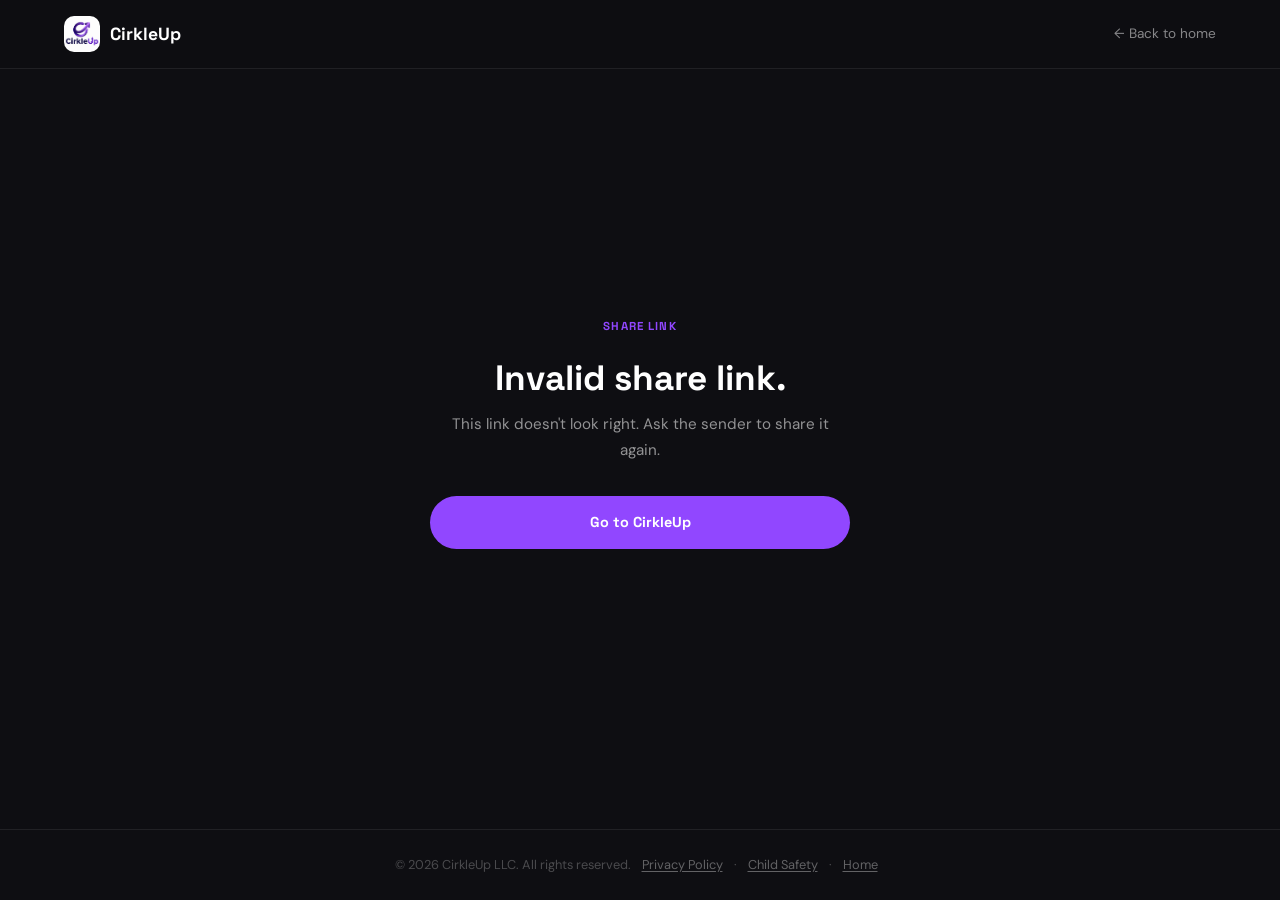
<file: mnt/user-data/outputs/share/index.html>
<!DOCTYPE html>
<html lang="en" class="no-post">
<head>
<meta charset="UTF-8"/>
<meta name="viewport" content="width=device-width, initial-scale=1.0"/>
<title>Opening in CirkleUp…</title>
<meta name="robots" content="noindex"/>
<link rel="apple-touch-icon" sizes="180x180" href="/apple-touch-icon.png">
<link rel="icon" type="image/png" sizes="32x32" href="/favicon-32x32.png">
<link rel="icon" type="image/png" sizes="16x16" href="/favicon-16x16.png">
<link rel="manifest" href="/site.webmanifest">
<link rel="stylesheet" href="/css/share.css"/>
<script>
(function () {
  var pathParts = window.location.pathname.split('/').filter(Boolean);
  var hasPost = pathParts[0] === 'share' && pathParts[1];
  document.documentElement.classList.add(hasPost ? 'has-post' : 'no-post');
})();
</script>
</head>
<body>

<nav class="nav">
  <a href="/" class="nav-logo">
    <img src="/apple-touch-icon.png" alt="CirkleUp"/>
    CirkleUp
  </a>
  <a href="/" class="back">← Back to home</a>
</nav>

<main class="share-main">
  <div class="share-card">

    <div id="validState">
      <p class="page-tag">Shared post</p>
      <div class="share-loader" aria-hidden="true"></div>
      <h1>Opening in CirkleUp</h1>
      <p class="share-subtitle">Redirecting you to the post…</p>
      <div class="share-actions">
        <button type="button" class="btn btn-primary" id="openAppButton">Open in CirkleUp</button>
        <a class="btn btn-store" id="iosStoreButton" href="https://apps.apple.com/app/cirkleup/id6768386988">Download on App Store</a>
        <a class="btn btn-store" id="androidStoreButton" href="https://play.google.com/store/apps/details?id=com.cirkleup.app">Get it on Google Play</a>
      </div>
    </div>

    <div id="invalidState">
      <p class="page-tag">Share link</p>
      <h1>Invalid share link.</h1>
      <p class="share-subtitle">This link doesn&apos;t look right. Ask the sender to share it again.</p>
      <div class="share-actions">
        <a href="/" class="btn btn-primary">Go to CirkleUp</a>
      </div>
    </div>

  </div>
</main>

<div class="footer-bar">
  © 2026 CirkleUp LLC. All rights reserved.
  <a href="/privacy">Privacy Policy</a> ·
  <a href="/child-safety">Child Safety</a> ·
  <a href="/">Home</a>
</div>

<script src="/js/share.js"></script>
</body>
</html>
</file>
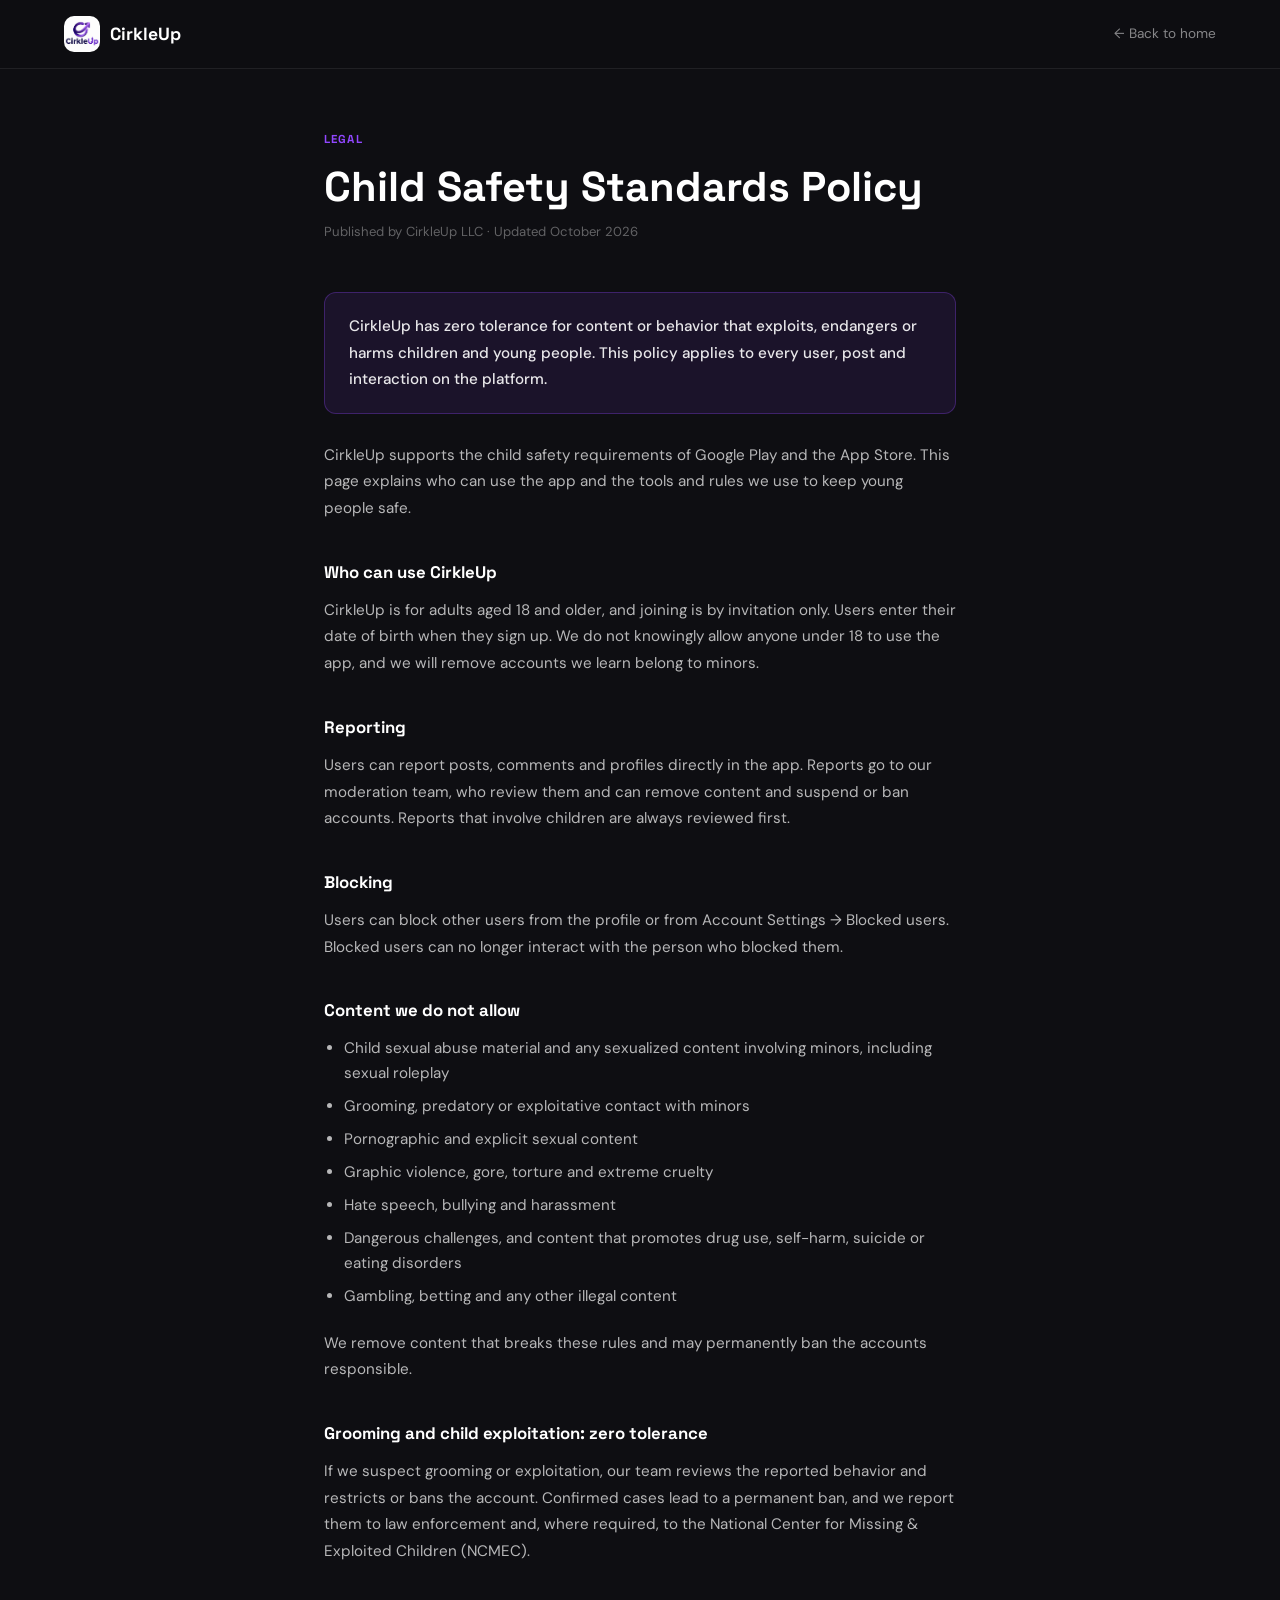
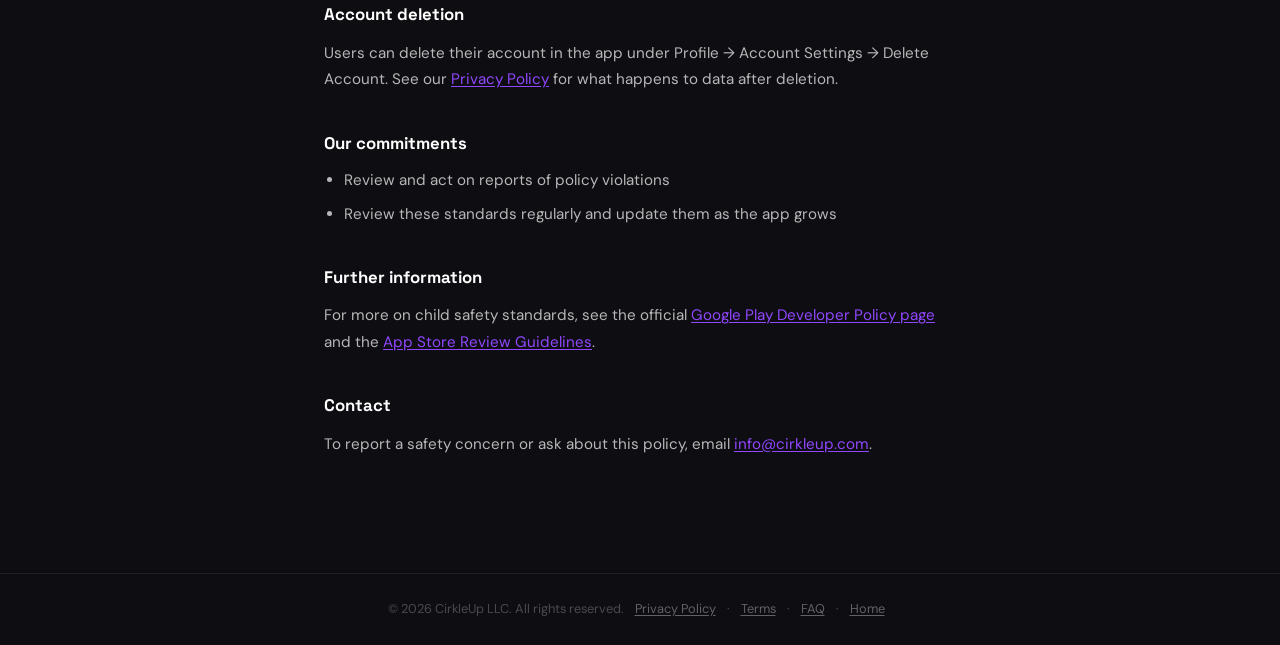
<file: child-safety.html>
<!DOCTYPE html>
<html lang="en">
<head>
<meta charset="UTF-8"/>
<meta name="viewport" content="width=device-width, initial-scale=1.0"/>
<title>Child Safety Standards — CirkleUp</title>
<link rel="apple-touch-icon" sizes="180x180" href="/apple-touch-icon.png">
<link rel="icon" type="image/png" sizes="32x32" href="/favicon-32x32.png">
<link rel="icon" type="image/png" sizes="16x16" href="/favicon-16x16.png">
<link rel="manifest" href="/site.webmanifest">
  <style>
  @import url('https://fonts.googleapis.com/css2?family=Space+Grotesk:wght@600;700&family=DM+Sans:opsz,wght@9..40,400;9..40,500&display=swap');
  *,*::before,*::after{box-sizing:border-box;margin:0;padding:0;}
  body{font-family:'DM Sans',sans-serif;background:#0e0e12;color:rgba(255,255,255,0.85);line-height:1.75;}
  .nav{position:sticky;top:0;background:rgba(14,14,18,0.9);backdrop-filter:blur(12px);-webkit-backdrop-filter:blur(12px);border-bottom:1px solid rgba(255,255,255,0.08);padding:16px 5%;display:flex;align-items:center;justify-content:space-between;}
  .nav-logo{font-family:'Space Grotesk',sans-serif;font-size:1.1rem;font-weight:700;color:#fff;text-decoration:none;display:flex;align-items:center;gap:10px;}
  .logo-mark{width:30px;height:30px;border-radius:7px;background:#9147ff;display:grid;place-items:center;flex-shrink:0;}
  .logo-mark svg{width:15px;height:15px;}
  .back{font-size:0.85rem;color:rgba(255,255,255,0.5);text-decoration:none;transition:color 0.15s;}
  .back:hover{color:#fff;}
  .container{max-width:760px;margin:0 auto;padding:60px 5% 100px;}
  .page-tag{font-size:0.72rem;font-weight:700;letter-spacing:0.1em;text-transform:uppercase;color:#9147ff;margin-bottom:14px;font-family:'Space Grotesk',sans-serif;}
  h1{font-family:'Space Grotesk',sans-serif;font-size:clamp(1.8rem,4vw,2.6rem);font-weight:700;line-height:1.15;color:#fff;margin-bottom:10px;}
  .meta{font-size:0.82rem;color:rgba(255,255,255,0.35);margin-bottom:48px;}
  h2{font-family:'Space Grotesk',sans-serif;font-size:1.05rem;font-weight:700;color:#fff;margin:36px 0 10px;}
  p{font-size:0.95rem;color:rgba(255,255,255,0.7);margin-bottom:16px;}
  ul{margin:0 0 20px 20px;}
  ul li{font-size:0.95rem;color:rgba(255,255,255,0.7);margin-bottom:8px;line-height:1.65;}
  a{color:#9147ff;text-decoration:underline;text-underline-offset:2px;}
  .callout{background:rgba(145,71,255,0.1);border:1px solid rgba(145,71,255,0.3);border-radius:12px;padding:20px 24px;margin:28px 0;}
  .callout p{color:rgba(255,255,255,0.9);margin:0;font-weight:500;}
  .removed-tag{display:inline-block;font-size:0.72rem;font-weight:700;letter-spacing:0.06em;text-transform:uppercase;background:rgba(239,68,68,0.15);color:#f87171;border:1px solid rgba(239,68,68,0.25);border-radius:4px;padding:2px 8px;margin-left:8px;vertical-align:middle;}
  .footer-bar{border-top:1px solid rgba(255,255,255,0.08);padding:24px 5%;text-align:center;font-size:0.8rem;color:rgba(255,255,255,0.25);}
  .footer-bar a{color:rgba(255,255,255,0.35);text-decoration:underline;text-underline-offset:2px;margin:0 8px;}
</style>
</head>
<body>

<nav class="nav">
  <a href="/" class="nav-logo">
    <img src="/apple-touch-icon.png" alt="CirkleUp" style="width:36px;height:36px;border-radius:10px;"/>
CirkleUp
  </a>
  <a href="/" class="back">← Back to home</a>
</nav>

<div class="container">

  <p class="page-tag">Legal</p>
  <h1>Child Safety Standards Policy</h1>
  <p class="meta">Published by CirkleUp LLC · Updated October 2026</p>

  <div class="callout">
    <p>CirkleUp has zero tolerance for content or behavior that exploits, endangers or harms children and young people. This policy applies to every user, post and interaction on the platform.</p>
  </div>

  <p>CirkleUp supports the child safety requirements of Google Play and the App Store. This page explains who can use the app and the tools and rules we use to keep young people safe.</p>

  <h2>Who can use CirkleUp</h2>
  <p>CirkleUp is for adults aged 18 and older, and joining is by invitation only. Users enter their date of birth when they sign up. We do not knowingly allow anyone under 18 to use the app, and we will remove accounts we learn belong to minors.</p>

  <h2>Reporting</h2>
  <p>Users can report posts, comments and profiles directly in the app. Reports go to our moderation team, who review them and can remove content and suspend or ban accounts. Reports that involve children are always reviewed first.</p>

  <h2>Blocking</h2>
  <p>Users can block other users from the profile or from Account Settings → Blocked users. Blocked users can no longer interact with the person who blocked them.</p>

  <h2>Content we do not allow</h2>
  <ul>
    <li>Child sexual abuse material and any sexualized content involving minors, including sexual roleplay</li>
    <li>Grooming, predatory or exploitative contact with minors</li>
    <li>Pornographic and explicit sexual content</li>
    <li>Graphic violence, gore, torture and extreme cruelty</li>
    <li>Hate speech, bullying and harassment</li>
    <li>Dangerous challenges, and content that promotes drug use, self-harm, suicide or eating disorders</li>
    <li>Gambling, betting and any other illegal content</li>
  </ul>
  <p>We remove content that breaks these rules and may permanently ban the accounts responsible.</p>

  <h2>Grooming and child exploitation: zero tolerance</h2>
  <p>If we suspect grooming or exploitation, our team reviews the reported behavior and restricts or bans the account. Confirmed cases lead to a permanent ban, and we report them to law enforcement and, where required, to the National Center for Missing &amp; Exploited Children (NCMEC).</p>

  <h2>Account deletion</h2>
  <p>Users can delete their account in the app under Profile → Account Settings → Delete Account. See our <a href="/privacy">Privacy Policy</a> for what happens to data after deletion.</p>

  <h2>Our commitments</h2>
  <ul>
    <li>Review and act on reports of policy violations</li>
    <li>Review these standards regularly and update them as the app grows</li>
  </ul>

  <h2>Further information</h2>
  <p>For more on child safety standards, see the official <a href="https://support.google.com/googleplay/android-developer/answer/14747720" target="_blank" rel="noopener">Google Play Developer Policy page</a> and the <a href="https://developer.apple.com/app-store/review/guidelines/" target="_blank" rel="noopener">App Store Review Guidelines</a>.</p>

  <h2>Contact</h2>
  <p>To report a safety concern or ask about this policy, email <a href="mailto:info@cirkleup.com">info@cirkleup.com</a>.</p>

</div>

<div class="footer-bar">
  © 2026 CirkleUp LLC. All rights reserved.
  <a href="/privacy">Privacy Policy</a> ·
  <a href="/terms">Terms</a> ·
  <a href="/faq">FAQ</a> ·
  <a href="/">Home</a>
</div>

</body>
</html>
</file>
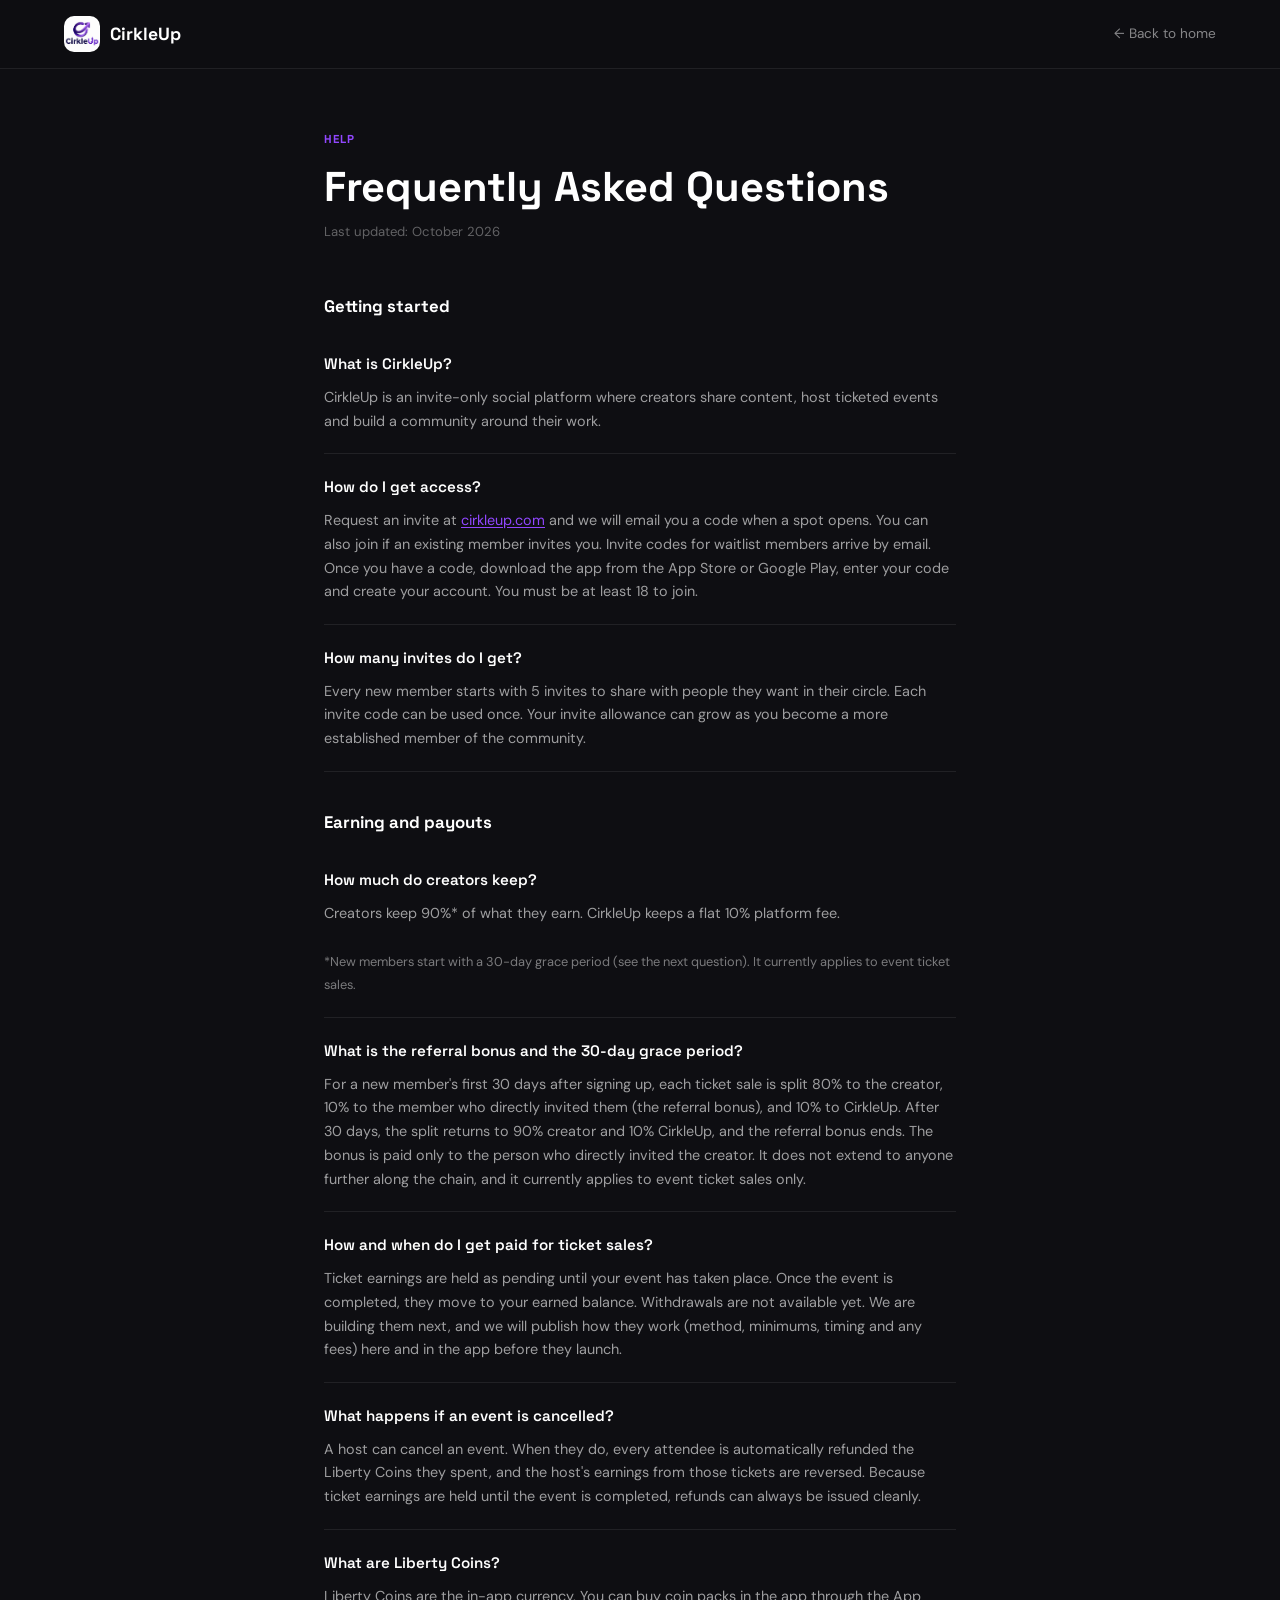
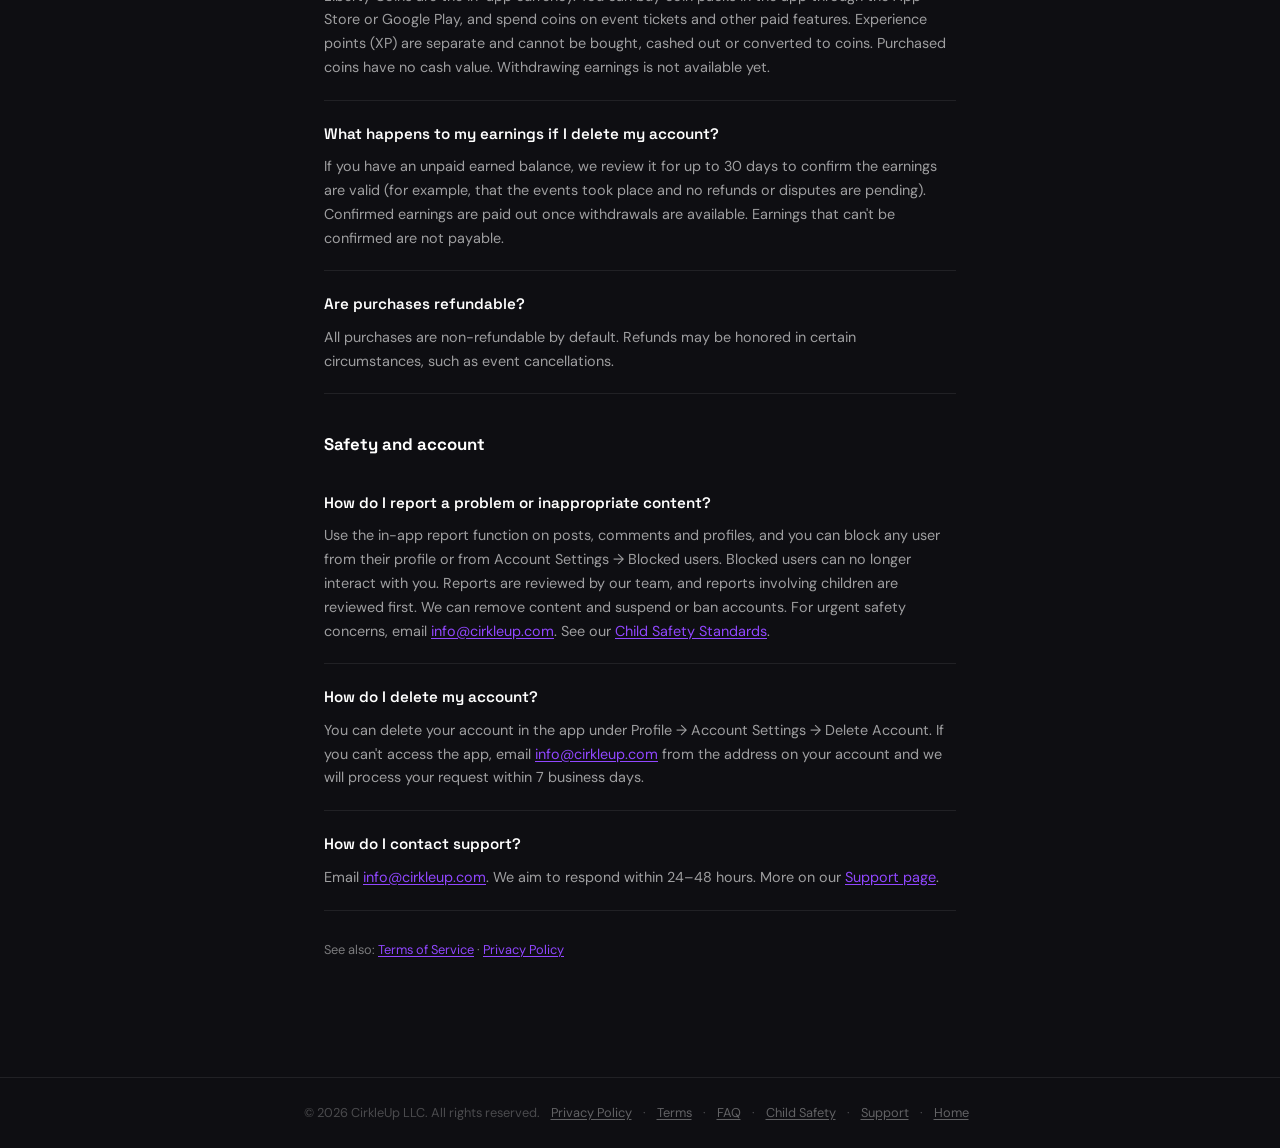
<file: faq.html>
<!DOCTYPE html>
<html lang="en">
<head>
<meta charset="UTF-8"/>
<meta name="viewport" content="width=device-width, initial-scale=1.0"/>
<title>FAQ — CirkleUp</title>
<link rel="apple-touch-icon" sizes="180x180" href="/apple-touch-icon.png">
<link rel="icon" type="image/png" sizes="32x32" href="/favicon-32x32.png">
<link rel="icon" type="image/png" sizes="16x16" href="/favicon-16x16.png">
<link rel="manifest" href="/site.webmanifest">
  <style>
  @import url('https://fonts.googleapis.com/css2?family=Space+Grotesk:wght@600;700&family=DM+Sans:opsz,wght@9..40,400;9..40,500&display=swap');
  *,*::before,*::after{box-sizing:border-box;margin:0;padding:0;}
  body{font-family:'DM Sans',sans-serif;background:#0e0e12;color:rgba(255,255,255,0.85);line-height:1.75;}
  .nav{position:sticky;top:0;background:rgba(14,14,18,0.9);backdrop-filter:blur(12px);-webkit-backdrop-filter:blur(12px);border-bottom:1px solid rgba(255,255,255,0.08);padding:16px 5%;display:flex;align-items:center;justify-content:space-between;}
  .nav-logo{font-family:'Space Grotesk',sans-serif;font-size:1.1rem;font-weight:700;color:#fff;text-decoration:none;display:flex;align-items:center;gap:10px;}
  .logo-mark{width:30px;height:30px;border-radius:7px;background:#9147ff;display:grid;place-items:center;flex-shrink:0;}
  .logo-mark svg{width:15px;height:15px;}
  .back{font-size:0.85rem;color:rgba(255,255,255,0.5);text-decoration:none;transition:color 0.15s;}
  .back:hover{color:#fff;}
  .container{max-width:760px;margin:0 auto;padding:60px 5% 100px;}
  .page-tag{font-size:0.72rem;font-weight:700;letter-spacing:0.1em;text-transform:uppercase;color:#9147ff;margin-bottom:14px;font-family:'Space Grotesk',sans-serif;}
  h1{font-family:'Space Grotesk',sans-serif;font-size:clamp(1.8rem,4vw,2.6rem);font-weight:700;line-height:1.15;color:#fff;margin-bottom:10px;}
  .meta{font-size:0.82rem;color:rgba(255,255,255,0.35);margin-bottom:48px;}
  h2{font-family:'Space Grotesk',sans-serif;font-size:1.05rem;font-weight:700;color:#fff;margin:36px 0 10px;}
  p{font-size:0.95rem;color:rgba(255,255,255,0.7);margin-bottom:16px;}
  ul{margin:0 0 20px 20px;}
  ul li{font-size:0.95rem;color:rgba(255,255,255,0.7);margin-bottom:8px;line-height:1.65;}
  a{color:#9147ff;text-decoration:underline;text-underline-offset:2px;}
  .contact-card{background:rgba(145,71,255,0.1);border:1px solid rgba(145,71,255,0.3);border-radius:14px;padding:28px 32px;margin:36px 0;display:flex;flex-direction:column;gap:8px;}
  .contact-card p{margin:0;color:rgba(255,255,255,0.85);}
  .contact-card a{font-weight:600;font-size:1rem;}
  .faq-item{border-bottom:1px solid rgba(255,255,255,0.08);padding:20px 0;}
  .faq-item:last-child{border-bottom:none;}
  .faq-q{font-family:'Space Grotesk',sans-serif;font-size:0.95rem;font-weight:600;color:#fff;margin-bottom:8px;}
  .faq-a{font-size:0.9rem;color:rgba(255,255,255,0.6);line-height:1.65;margin:0;}
  .footer-bar{border-top:1px solid rgba(255,255,255,0.08);padding:24px 5%;text-align:center;font-size:0.8rem;color:rgba(255,255,255,0.25);}
  .footer-bar a{color:rgba(255,255,255,0.35);text-decoration:underline;text-underline-offset:2px;margin:0 8px;}
  .todo{background:rgba(250,204,21,0.16);color:#fde047;padding:0 5px;border-radius:4px;font-weight:600;}
  .draft-banner{background:rgba(250,204,21,0.12);border:1px solid rgba(250,204,21,0.4);color:#fde047;border-radius:10px;padding:12px 16px;font-size:0.85rem;margin-bottom:28px;}
  .note{font-size:0.8rem;color:rgba(255,255,255,0.45);}
</style>
</head>
<body>

<nav class="nav">
  <a href="/" class="nav-logo">
    <img src="/apple-touch-icon.png" alt="CirkleUp" style="width:36px;height:36px;border-radius:10px;"/>
CirkleUp
  </a>
  <a href="/" class="back">← Back to home</a>
</nav>

<div class="container">
  <p class="page-tag">Help</p>
  <h1>Frequently Asked Questions</h1>
  <p class="meta">Last updated: October 2026</p>

  <h2>Getting started</h2>
  <div class="faq-item">
    <p class="faq-q">What is CirkleUp?</p>
    <p class="faq-a">CirkleUp is an invite-only social platform where creators share content, host ticketed events and build a community around their work.</p>
  </div>
  <div class="faq-item">
    <p class="faq-q">How do I get access?</p>
    <p class="faq-a">Request an invite at <a href="/">cirkleup.com</a> and we will email you a code when a spot opens. You can also join if an existing member invites you. Invite codes for waitlist members arrive by email. Once you have a code, download the app from the App Store or Google Play, enter your code and create your account. You must be at least 18 to join.</p>
  </div>
  <div class="faq-item">
    <p class="faq-q">How many invites do I get?</p>
    <p class="faq-a">Every new member starts with 5 invites to share with people they want in their circle. Each invite code can be used once. Your invite allowance can grow as you become a more established member of the community.</p>
  </div>

  <h2>Earning and payouts</h2>
  <div class="faq-item">
    <p class="faq-q">How much do creators keep?</p>
    <p class="faq-a">Creators keep 90%* of what they earn. CirkleUp keeps a flat 10% platform fee. <br><br><span class="note">*New members start with a 30-day grace period (see the next question). It currently applies to event ticket sales.</span></p>
  </div>
  <div class="faq-item">
    <p class="faq-q">What is the referral bonus and the 30-day grace period?</p>
    <p class="faq-a">For a new member's first 30 days after signing up, each ticket sale is split 80% to the creator, 10% to the member who directly invited them (the referral bonus), and 10% to CirkleUp. After 30 days, the split returns to 90% creator and 10% CirkleUp, and the referral bonus ends. The bonus is paid only to the person who directly invited the creator. It does not extend to anyone further along the chain, and it currently applies to event ticket sales only.</p>
  </div>
  <div class="faq-item">
    <p class="faq-q">How and when do I get paid for ticket sales?</p>
    <p class="faq-a">Ticket earnings are held as pending until your event has taken place. Once the event is completed, they move to your earned balance. Withdrawals are not available yet. We are building them next, and we will publish how they work (method, minimums, timing and any fees) here and in the app before they launch.</p>
  </div>
  <div class="faq-item">
    <p class="faq-q">What happens if an event is cancelled?</p>
    <p class="faq-a">A host can cancel an event. When they do, every attendee is automatically refunded the Liberty Coins they spent, and the host's earnings from those tickets are reversed. Because ticket earnings are held until the event is completed, refunds can always be issued cleanly.</p>
  </div>
  <div class="faq-item">
    <p class="faq-q">What are Liberty Coins?</p>
    <p class="faq-a">Liberty Coins are the in-app currency. You can buy coin packs in the app through the App Store or Google Play, and spend coins on event tickets and other paid features. Experience points (XP) are separate and cannot be bought, cashed out or converted to coins. Purchased coins have no cash value. Withdrawing earnings is not available yet.</p>
  </div>
  <div class="faq-item">
    <p class="faq-q">What happens to my earnings if I delete my account?</p>
    <p class="faq-a">If you have an unpaid earned balance, we review it for up to 30 days to confirm the earnings are valid (for example, that the events took place and no refunds or disputes are pending). Confirmed earnings are paid out once withdrawals are available. Earnings that can't be confirmed are not payable.</p>
  </div>

  <div class="faq-item">
    <p class="faq-q">Are purchases refundable?</p>
    <p class="faq-a">All purchases are non-refundable by default. Refunds may be honored in certain circumstances, such as event cancellations.</p>
  </div>

  <h2>Safety and account</h2>
  <div class="faq-item">
    <p class="faq-q">How do I report a problem or inappropriate content?</p>
    <p class="faq-a">Use the in-app report function on posts, comments and profiles, and you can block any user from their profile or from Account Settings → Blocked users. Blocked users can no longer interact with you. Reports are reviewed by our team, and reports involving children are reviewed first. We can remove content and suspend or ban accounts. For urgent safety concerns, email <a href="mailto:info@cirkleup.com">info@cirkleup.com</a>. See our <a href="/child-safety">Child Safety Standards</a>.</p>
  </div>
  <div class="faq-item">
    <p class="faq-q">How do I delete my account?</p>
    <p class="faq-a">You can delete your account in the app under Profile → Account Settings → Delete Account. If you can't access the app, email <a href="mailto:info@cirkleup.com">info@cirkleup.com</a> from the address on your account and we will process your request within 7 business days.</p>
  </div>
  <div class="faq-item">
    <p class="faq-q">How do I contact support?</p>
    <p class="faq-a">Email <a href="mailto:info@cirkleup.com">info@cirkleup.com</a>. We aim to respond within 24–48 hours. More on our <a href="/support">Support page</a>.</p>
  </div>

  <p class="note" style="margin-top:28px;">See also: <a href="/terms">Terms of Service</a> · <a href="/privacy">Privacy Policy</a></p>

</div>

<div class="footer-bar">
  © 2026 CirkleUp LLC. All rights reserved.
  <a href="/privacy">Privacy Policy</a> ·
  <a href="/terms">Terms</a> ·
  <a href="/faq">FAQ</a> ·
  <a href="/child-safety">Child Safety</a> ·
  <a href="/support">Support</a> ·
  <a href="/">Home</a>
</div>

</body>
</html>
</file>
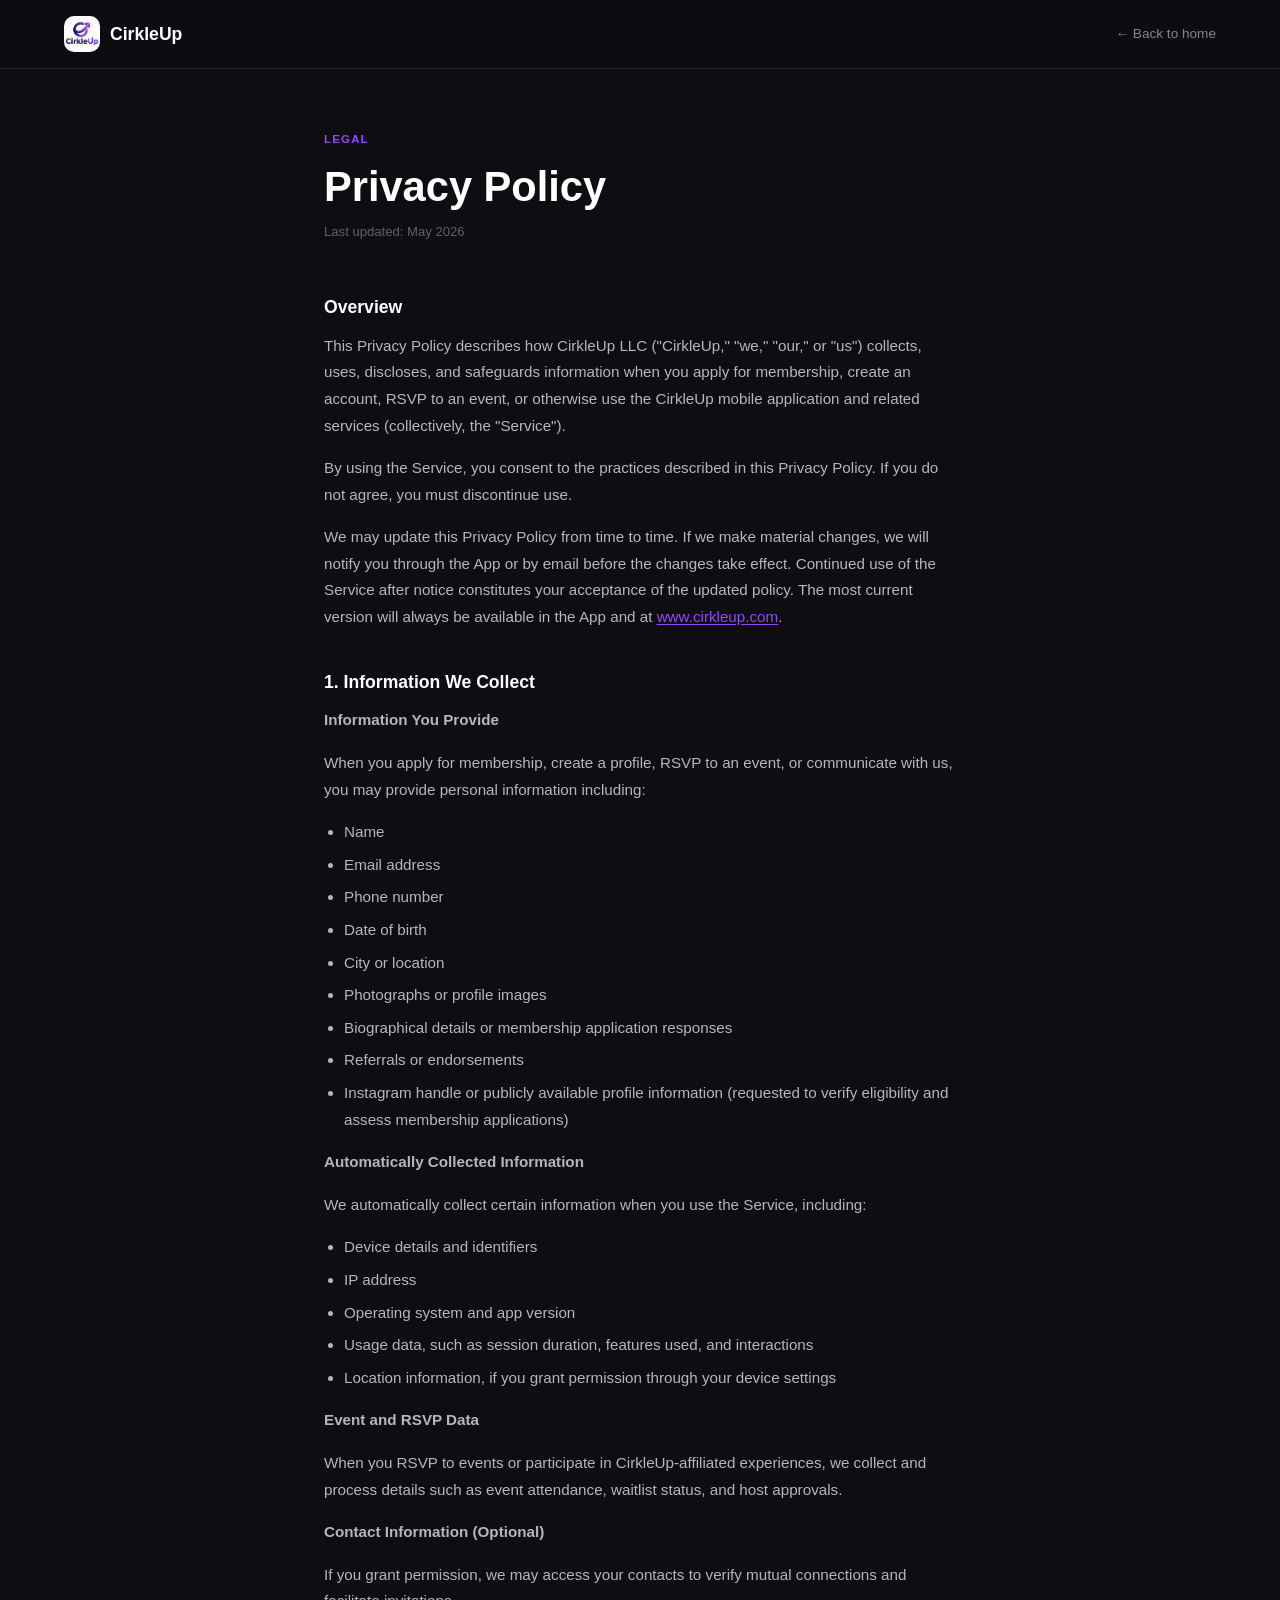
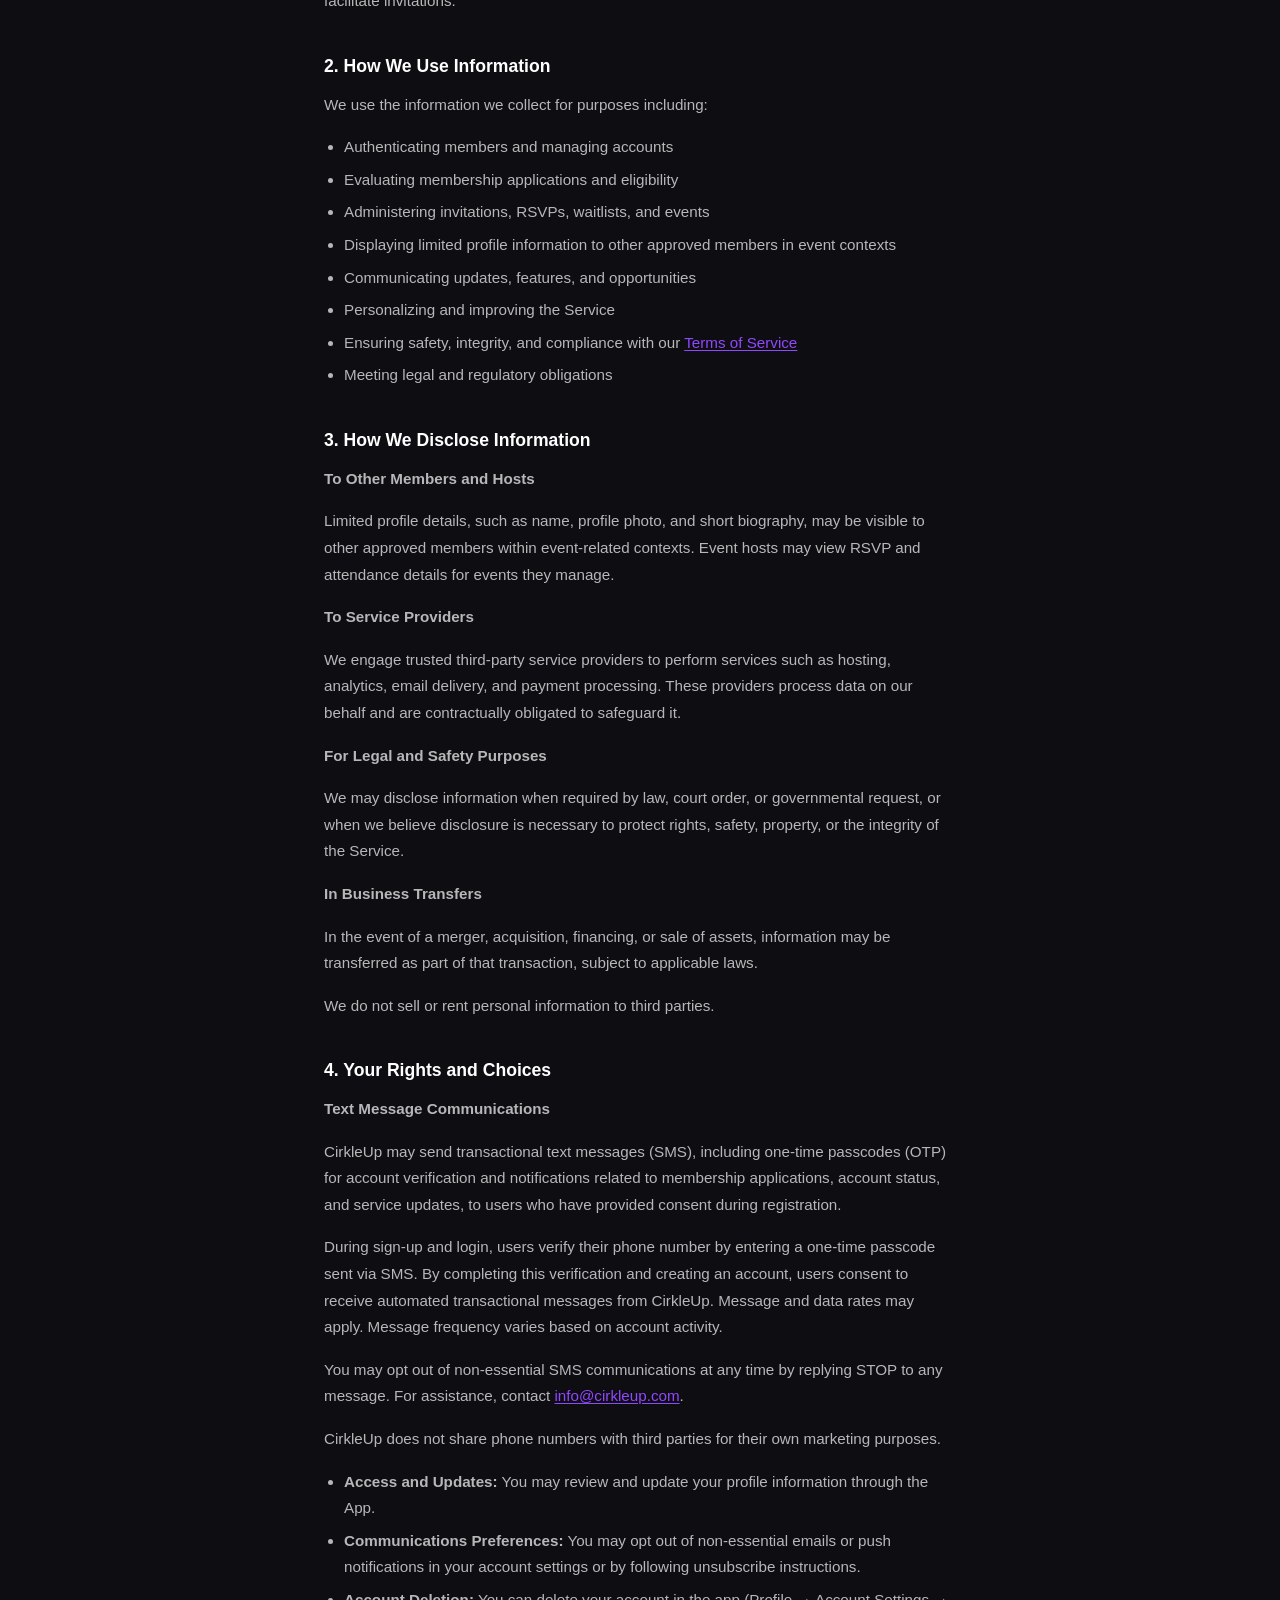
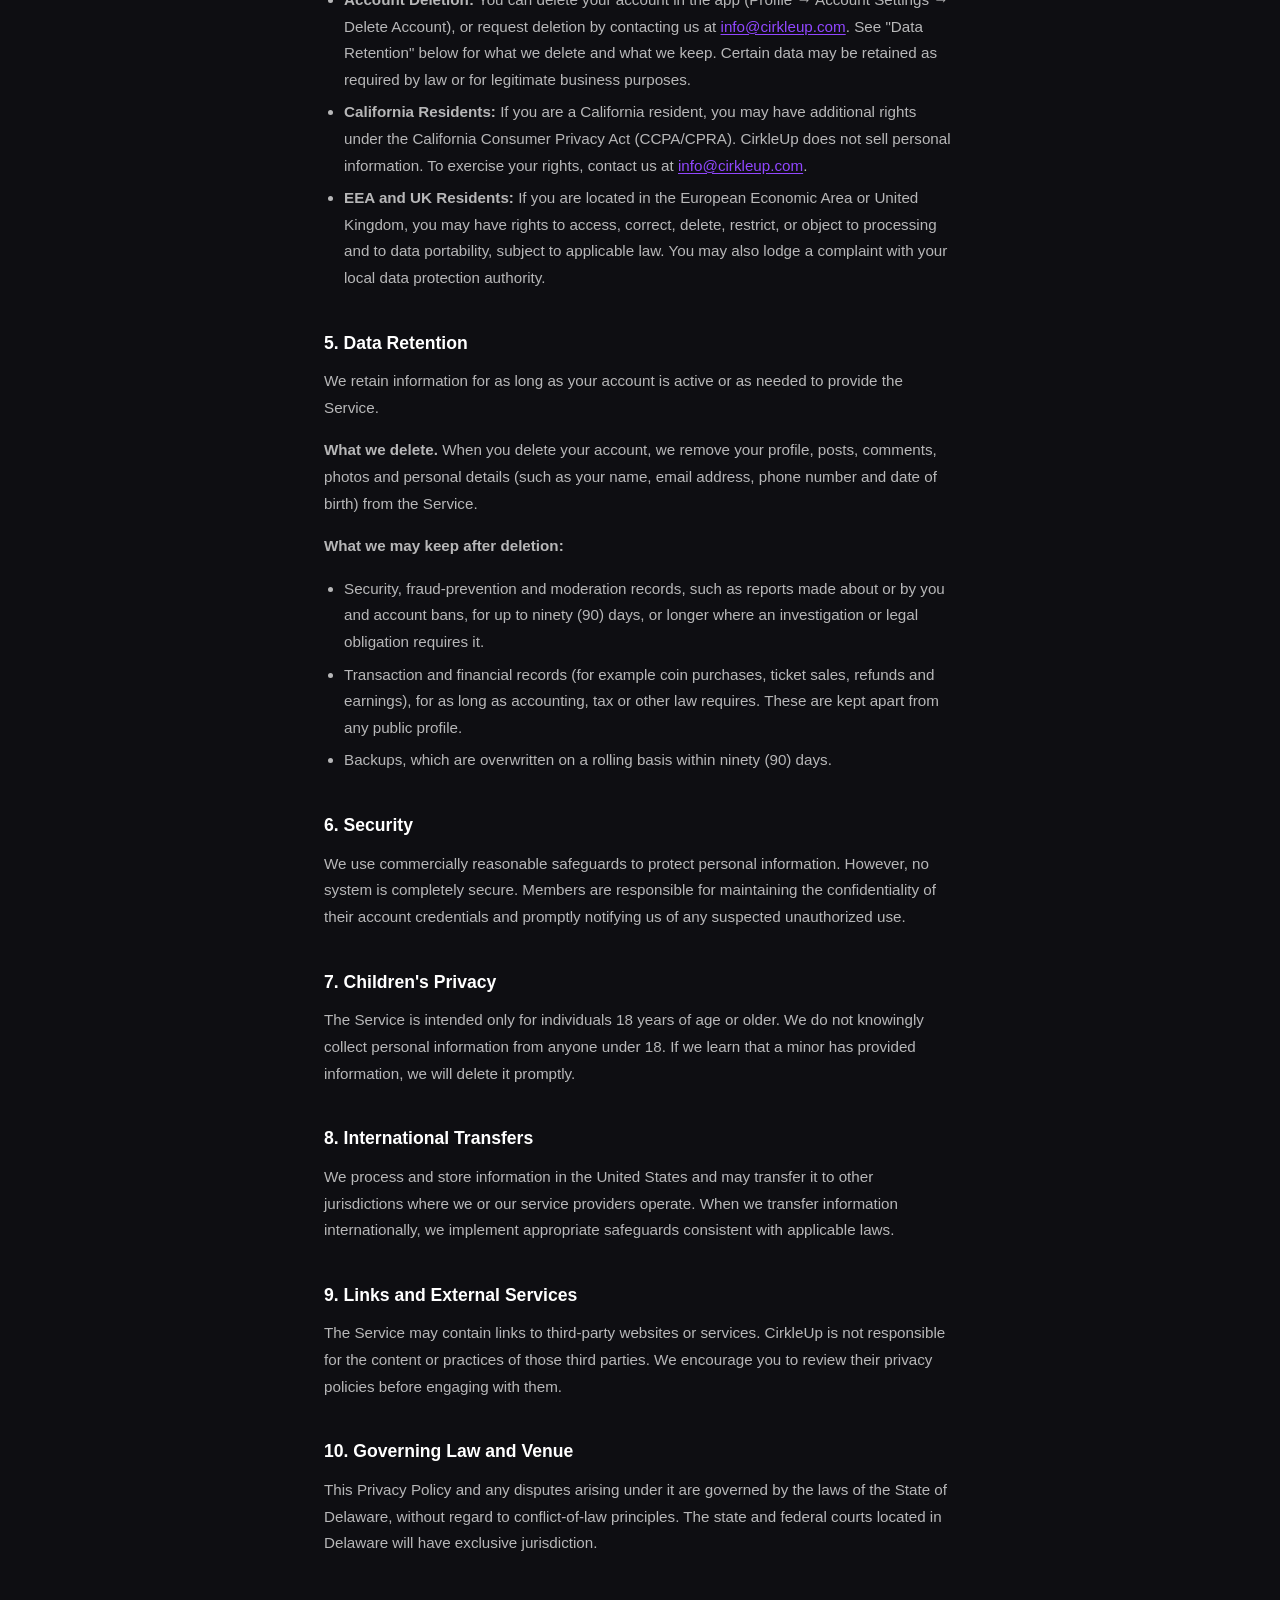
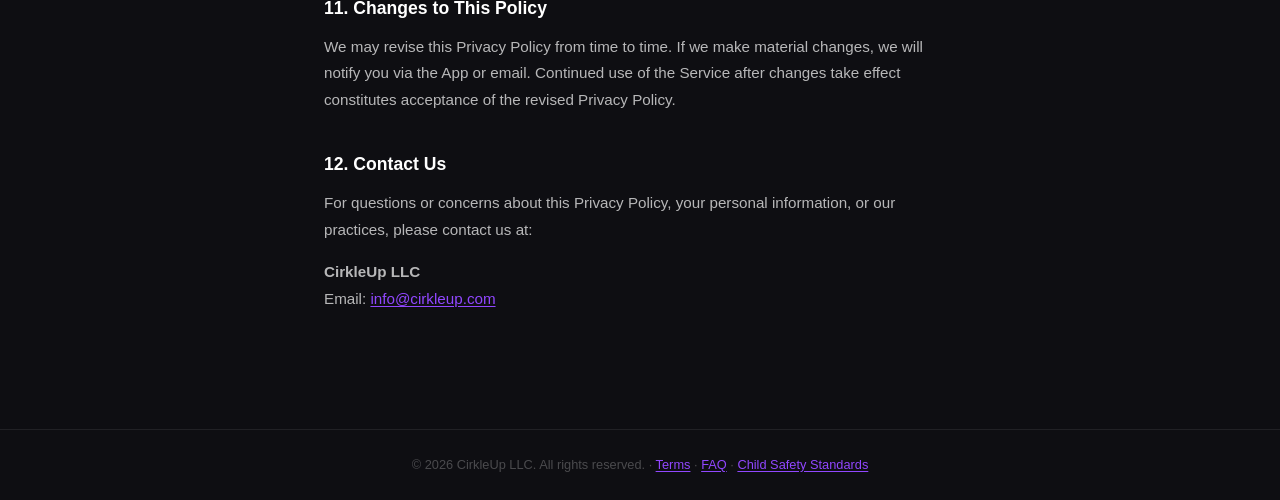
<file: privacy.html>
<!DOCTYPE html>
<html lang="en">
<head>
<meta charset="UTF-8"/>
<meta name="viewport" content="width=device-width, initial-scale=1.0"/>
<title>Privacy Policy — CirkleUp</title>
<link rel="apple-touch-icon" sizes="180x180" href="/apple-touch-icon.png">
<link rel="icon" type="image/png" sizes="32x32" href="/favicon-32x32.png">
<link rel="icon" type="image/png" sizes="16x16" href="/favicon-16x16.png">
<link rel="manifest" href="/site.webmanifest">
 <style>
  *,*::before,*::after{box-sizing:border-box;margin:0;padding:0;}
  body{font-family:'DM Sans',sans-serif;background:#0e0e12;color:rgba(255,255,255,0.85);line-height:1.75;padding:0;}
  @import url('https://fonts.googleapis.com/css2?family=Space+Grotesk:wght@600;700&family=DM+Sans:opsz,wght@9..40,400;9..40,500&display=swap');
  .nav{position:sticky;top:0;background:rgba(14,14,18,0.9);backdrop-filter:blur(12px);border-bottom:1px solid rgba(255,255,255,0.08);padding:16px 5%;display:flex;align-items:center;justify-content:space-between;}
  .nav-logo{font-family:'Space Grotesk',sans-serif;font-size:1.1rem;font-weight:700;color:#fff;text-decoration:none;display:flex;align-items:center;gap:10px;}
  .logo-mark{width:30px;height:30px;border-radius:7px;background:#9147ff;display:grid;place-items:center;flex-shrink:0;}
  .logo-mark svg{width:15px;height:15px;}
  .back{font-size:0.85rem;color:rgba(255,255,255,0.5);text-decoration:none;transition:color 0.15s;}
  .back:hover{color:#fff;}
  .container{max-width:760px;margin:0 auto;padding:60px 5% 100px;}
  .page-tag{font-size:0.72rem;font-weight:700;letter-spacing:0.1em;text-transform:uppercase;color:#9147ff;margin-bottom:14px;}
  h1{font-family:'Space Grotesk',sans-serif;font-size:clamp(1.8rem,4vw,2.6rem);font-weight:700;line-height:1.15;color:#fff;margin-bottom:10px;}
  .last-updated{font-size:0.82rem;color:rgba(255,255,255,0.35);margin-bottom:48px;}
  h2{font-family:'Space Grotesk',sans-serif;font-size:1.1rem;font-weight:700;color:#fff;margin:36px 0 10px;}
  p{font-size:0.95rem;color:rgba(255,255,255,0.7);margin-bottom:16px;}
  ul{margin:0 0 16px 20px;}
  ul li{font-size:0.95rem;color:rgba(255,255,255,0.7);margin-bottom:6px;}
  a{color:#9147ff;text-decoration:underline;text-underline-offset:2px;}
  .footer{border-top:1px solid rgba(255,255,255,0.08);padding:24px 5%;text-align:center;font-size:0.8rem;color:rgba(255,255,255,0.25);}
</style>
</head>
<body>

<nav class="nav">
  <a href="/" class="nav-logo">
    <img src="/apple-touch-icon.png" alt="CirkleUp" style="width:36px;height:36px;border-radius:10px;"/>
CirkleUp
  </a>
  <a href="/" class="back">← Back to home</a>
</nav>

<div class="container">
  <p class="page-tag">Legal</p>
  <h1>Privacy Policy</h1>
  <p class="last-updated">Last updated: May 2026</p>

<h2>Overview</h2>
  <p>This Privacy Policy describes how CirkleUp LLC ("CirkleUp," "we," "our," or "us") collects, uses, discloses, and safeguards information when you apply for membership, create an account, RSVP to an event, or otherwise use the CirkleUp mobile application and related services (collectively, the "Service").</p>
  <p>By using the Service, you consent to the practices described in this Privacy Policy. If you do not agree, you must discontinue use.</p>
  <p>We may update this Privacy Policy from time to time. If we make material changes, we will notify you through the App or by email before the changes take effect. Continued use of the Service after notice constitutes your acceptance of the updated policy. The most current version will always be available in the App and at <a href="https://www.cirkleup.com">www.cirkleup.com</a>.</p>

  <h2>1. Information We Collect</h2>
  <p><strong>Information You Provide</strong></p>
  <p>When you apply for membership, create a profile, RSVP to an event, or communicate with us, you may provide personal information including:</p>
  <ul>
    <li>Name</li>
    <li>Email address</li>
    <li>Phone number</li>
    <li>Date of birth</li>
    <li>City or location</li>
    <li>Photographs or profile images</li>
    <li>Biographical details or membership application responses</li>
    <li>Referrals or endorsements</li>
    <li>Instagram handle or publicly available profile information (requested to verify eligibility and assess membership applications)</li>
  </ul>

  <p><strong>Automatically Collected Information</strong></p>
  <p>We automatically collect certain information when you use the Service, including:</p>
  <ul>
    <li>Device details and identifiers</li>
    <li>IP address</li>
    <li>Operating system and app version</li>
    <li>Usage data, such as session duration, features used, and interactions</li>
    <li>Location information, if you grant permission through your device settings</li>
  </ul>

  <p><strong>Event and RSVP Data</strong></p>
  <p>When you RSVP to events or participate in CirkleUp-affiliated experiences, we collect and process details such as event attendance, waitlist status, and host approvals.</p>

  <p><strong>Contact Information (Optional)</strong></p>
  <p>If you grant permission, we may access your contacts to verify mutual connections and facilitate invitations.</p>

  <h2>2. How We Use Information</h2>
  <p>We use the information we collect for purposes including:</p>
  <ul>
    <li>Authenticating members and managing accounts</li>
    <li>Evaluating membership applications and eligibility</li>
    <li>Administering invitations, RSVPs, waitlists, and events</li>
    <li>Displaying limited profile information to other approved members in event contexts</li>
    <li>Communicating updates, features, and opportunities</li>
    <li>Personalizing and improving the Service</li>
    <li>Ensuring safety, integrity, and compliance with our <a href="/terms">Terms of Service</a></li>
    <li>Meeting legal and regulatory obligations</li>
  </ul>

  <h2>3. How We Disclose Information</h2>
  <p><strong>To Other Members and Hosts</strong></p>
  <p>Limited profile details, such as name, profile photo, and short biography, may be visible to other approved members within event-related contexts. Event hosts may view RSVP and attendance details for events they manage.</p>

  <p><strong>To Service Providers</strong></p>
  <p>We engage trusted third-party service providers to perform services such as hosting, analytics, email delivery, and payment processing. These providers process data on our behalf and are contractually obligated to safeguard it.</p>

  <p><strong>For Legal and Safety Purposes</strong></p>
  <p>We may disclose information when required by law, court order, or governmental request, or when we believe disclosure is necessary to protect rights, safety, property, or the integrity of the Service.</p>

  <p><strong>In Business Transfers</strong></p>
  <p>In the event of a merger, acquisition, financing, or sale of assets, information may be transferred as part of that transaction, subject to applicable laws.</p>

  <p>We do not sell or rent personal information to third parties.</p>

  <h2>4. Your Rights and Choices</h2>
  <p><strong>Text Message Communications</strong></p>
  <p>CirkleUp may send transactional text messages (SMS), including one-time passcodes (OTP) for account verification and notifications related to membership applications, account status, and service updates, to users who have provided consent during registration.</p>
  <p>During sign-up and login, users verify their phone number by entering a one-time passcode sent via SMS. By completing this verification and creating an account, users consent to receive automated transactional messages from CirkleUp. Message and data rates may apply. Message frequency varies based on account activity.</p>
  <p>You may opt out of non-essential SMS communications at any time by replying STOP to any message. For assistance, contact <a href="mailto:info@cirkleup.com">info@cirkleup.com</a>.</p>
  <p>CirkleUp does not share phone numbers with third parties for their own marketing purposes.</p>

  <ul>
    <li><strong>Access and Updates:</strong> You may review and update your profile information through the App.</li>
    <li><strong>Communications Preferences:</strong> You may opt out of non-essential emails or push notifications in your account settings or by following unsubscribe instructions.</li>
    <li><strong>Account Deletion:</strong> You can delete your account in the app (Profile → Account Settings → Delete Account), or request deletion by contacting us at <a href="mailto:info@cirkleup.com">info@cirkleup.com</a>. See "Data Retention" below for what we delete and what we keep. Certain data may be retained as required by law or for legitimate business purposes.</li>
    <li><strong>California Residents:</strong> If you are a California resident, you may have additional rights under the California Consumer Privacy Act (CCPA/CPRA). CirkleUp does not sell personal information. To exercise your rights, contact us at <a href="mailto:info@cirkleup.com">info@cirkleup.com</a>.</li>
    <li><strong>EEA and UK Residents:</strong> If you are located in the European Economic Area or United Kingdom, you may have rights to access, correct, delete, restrict, or object to processing and to data portability, subject to applicable law. You may also lodge a complaint with your local data protection authority.</li>
  </ul>

  <h2>5. Data Retention</h2>
  <p>We retain information for as long as your account is active or as needed to provide the Service.</p>
  <p><strong>What we delete.</strong> When you delete your account, we remove your profile, posts, comments, photos and personal details (such as your name, email address, phone number and date of birth) from the Service.</p>
  <p><strong>What we may keep after deletion:</strong></p>
  <ul>
    <li>Security, fraud-prevention and moderation records, such as reports made about or by you and account bans, for up to ninety (90) days, or longer where an investigation or legal obligation requires it.</li>
    <li>Transaction and financial records (for example coin purchases, ticket sales, refunds and earnings), for as long as accounting, tax or other law requires. These are kept apart from any public profile.</li>
    <li>Backups, which are overwritten on a rolling basis within ninety (90) days.</li>
  </ul>

  <h2>6. Security</h2>
  <p>We use commercially reasonable safeguards to protect personal information. However, no system is completely secure. Members are responsible for maintaining the confidentiality of their account credentials and promptly notifying us of any suspected unauthorized use.</p>

  <h2>7. Children's Privacy</h2>
  <p>The Service is intended only for individuals 18 years of age or older. We do not knowingly collect personal information from anyone under 18. If we learn that a minor has provided information, we will delete it promptly.</p>

  <h2>8. International Transfers</h2>
  <p>We process and store information in the United States and may transfer it to other jurisdictions where we or our service providers operate. When we transfer information internationally, we implement appropriate safeguards consistent with applicable laws.</p>

  <h2>9. Links and External Services</h2>
  <p>The Service may contain links to third-party websites or services. CirkleUp is not responsible for the content or practices of those third parties. We encourage you to review their privacy policies before engaging with them.</p>

  <h2>10. Governing Law and Venue</h2>
  <p>This Privacy Policy and any disputes arising under it are governed by the laws of the State of Delaware, without regard to conflict-of-law principles. The state and federal courts located in Delaware will have exclusive jurisdiction.</p>

  <h2>11. Changes to This Policy</h2>
  <p>We may revise this Privacy Policy from time to time. If we make material changes, we will notify you via the App or email. Continued use of the Service after changes take effect constitutes acceptance of the revised Privacy Policy.</p>

  <h2>12. Contact Us</h2>
  <p>For questions or concerns about this Privacy Policy, your personal information, or our practices, please contact us at:</p>
  <p><strong>CirkleUp LLC</strong><br/>
  Email: <a href="mailto:info@cirkleup.com">info@cirkleup.com</a></p>

</div>

<div class="footer">
  © 2026 CirkleUp LLC. All rights reserved. · <a href="/terms">Terms</a> · <a href="/faq">FAQ</a> · <a href="/child-safety">Child Safety Standards</a>
</div>

</body>
</html>
</file>
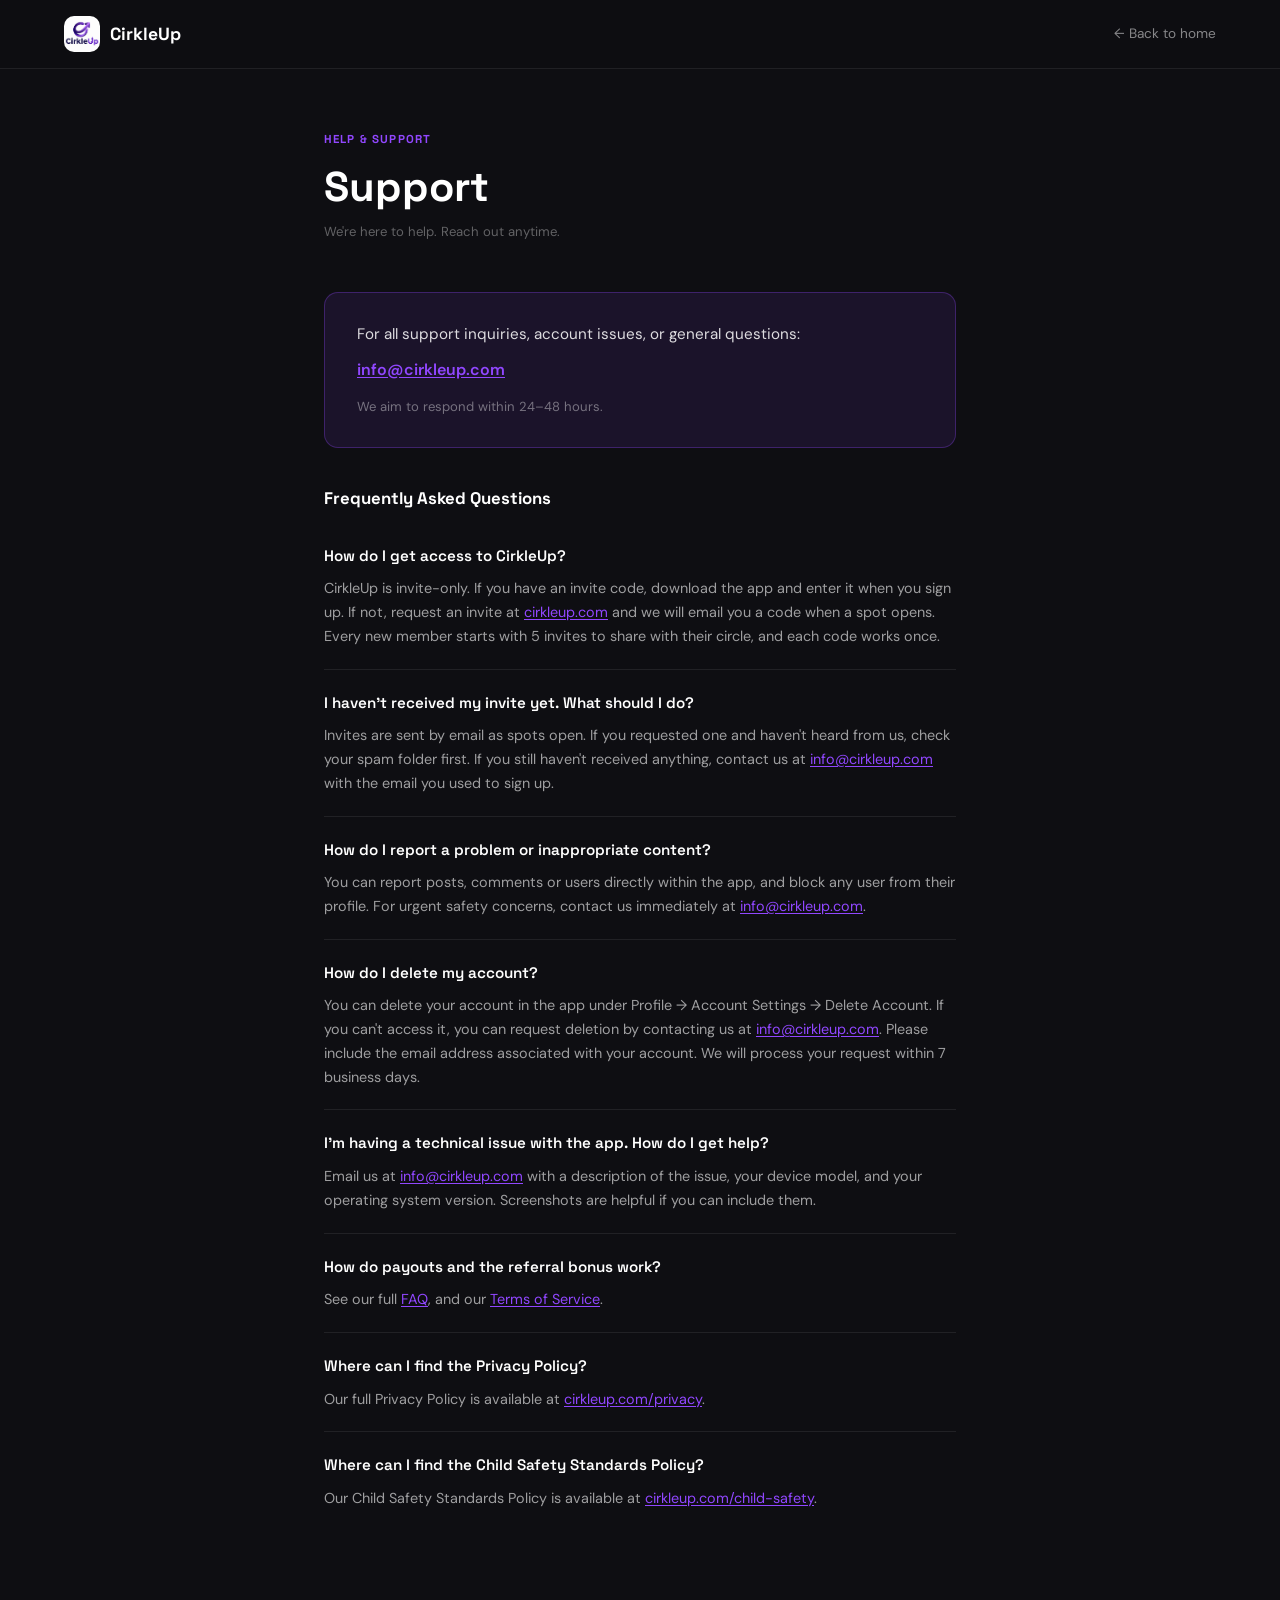
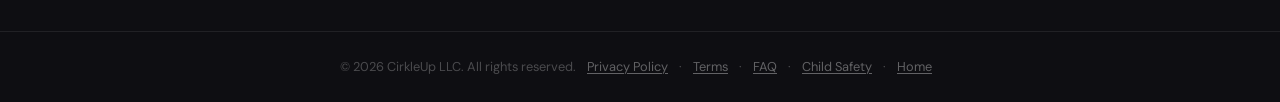
<file: support.html>
<!DOCTYPE html>
<html lang="en">
<head>
<meta charset="UTF-8"/>
<meta name="viewport" content="width=device-width, initial-scale=1.0"/>
<title>Support — CirkleUp</title>
<link rel="apple-touch-icon" sizes="180x180" href="/apple-touch-icon.png">
<link rel="icon" type="image/png" sizes="32x32" href="/favicon-32x32.png">
<link rel="icon" type="image/png" sizes="16x16" href="/favicon-16x16.png">
<link rel="manifest" href="/site.webmanifest">
  <style>
  @import url('https://fonts.googleapis.com/css2?family=Space+Grotesk:wght@600;700&family=DM+Sans:opsz,wght@9..40,400;9..40,500&display=swap');
  *,*::before,*::after{box-sizing:border-box;margin:0;padding:0;}
  body{font-family:'DM Sans',sans-serif;background:#0e0e12;color:rgba(255,255,255,0.85);line-height:1.75;}
  .nav{position:sticky;top:0;background:rgba(14,14,18,0.9);backdrop-filter:blur(12px);-webkit-backdrop-filter:blur(12px);border-bottom:1px solid rgba(255,255,255,0.08);padding:16px 5%;display:flex;align-items:center;justify-content:space-between;}
  .nav-logo{font-family:'Space Grotesk',sans-serif;font-size:1.1rem;font-weight:700;color:#fff;text-decoration:none;display:flex;align-items:center;gap:10px;}
  .logo-mark{width:30px;height:30px;border-radius:7px;background:#9147ff;display:grid;place-items:center;flex-shrink:0;}
  .logo-mark svg{width:15px;height:15px;}
  .back{font-size:0.85rem;color:rgba(255,255,255,0.5);text-decoration:none;transition:color 0.15s;}
  .back:hover{color:#fff;}
  .container{max-width:760px;margin:0 auto;padding:60px 5% 100px;}
  .page-tag{font-size:0.72rem;font-weight:700;letter-spacing:0.1em;text-transform:uppercase;color:#9147ff;margin-bottom:14px;font-family:'Space Grotesk',sans-serif;}
  h1{font-family:'Space Grotesk',sans-serif;font-size:clamp(1.8rem,4vw,2.6rem);font-weight:700;line-height:1.15;color:#fff;margin-bottom:10px;}
  .meta{font-size:0.82rem;color:rgba(255,255,255,0.35);margin-bottom:48px;}
  h2{font-family:'Space Grotesk',sans-serif;font-size:1.05rem;font-weight:700;color:#fff;margin:36px 0 10px;}
  p{font-size:0.95rem;color:rgba(255,255,255,0.7);margin-bottom:16px;}
  ul{margin:0 0 20px 20px;}
  ul li{font-size:0.95rem;color:rgba(255,255,255,0.7);margin-bottom:8px;line-height:1.65;}
  a{color:#9147ff;text-decoration:underline;text-underline-offset:2px;}
  .contact-card{background:rgba(145,71,255,0.1);border:1px solid rgba(145,71,255,0.3);border-radius:14px;padding:28px 32px;margin:36px 0;display:flex;flex-direction:column;gap:8px;}
  .contact-card p{margin:0;color:rgba(255,255,255,0.85);}
  .contact-card a{font-weight:600;font-size:1rem;}
  .faq-item{border-bottom:1px solid rgba(255,255,255,0.08);padding:20px 0;}
  .faq-item:last-child{border-bottom:none;}
  .faq-q{font-family:'Space Grotesk',sans-serif;font-size:0.95rem;font-weight:600;color:#fff;margin-bottom:8px;}
  .faq-a{font-size:0.9rem;color:rgba(255,255,255,0.6);line-height:1.65;margin:0;}
  .footer-bar{border-top:1px solid rgba(255,255,255,0.08);padding:24px 5%;text-align:center;font-size:0.8rem;color:rgba(255,255,255,0.25);}
  .footer-bar a{color:rgba(255,255,255,0.35);text-decoration:underline;text-underline-offset:2px;margin:0 8px;}
</style>
</head>
<body>

<nav class="nav">
  <a href="/" class="nav-logo">
    <img src="/apple-touch-icon.png" alt="CirkleUp" style="width:36px;height:36px;border-radius:10px;"/>
CirkleUp
  </a>
  <a href="/" class="back">← Back to home</a>
</nav>

<div class="container">

  <p class="page-tag">Help & Support</p>
  <h1>Support</h1>
  <p class="meta">We're here to help. Reach out anytime.</p>

  <div class="contact-card">
    <p>For all support inquiries, account issues, or general questions:</p>
    <a href="mailto:info@cirkleup.com">info@cirkleup.com</a>
    <p style="font-size:0.82rem;color:rgba(255,255,255,0.4);margin-top:4px;">We aim to respond within 24–48 hours.</p>
  </div>

  <h2>Frequently Asked Questions</h2>

  <div class="faq-item">
    <p class="faq-q">How do I get access to CirkleUp?</p>
    <p class="faq-a">CirkleUp is invite-only. If you have an invite code, download the app and enter it when you sign up. If not, request an invite at <a href="https://cirkleup.com">cirkleup.com</a> and we will email you a code when a spot opens. Every new member starts with 5 invites to share with their circle, and each code works once.</p>
  </div>

  <div class="faq-item">
    <p class="faq-q">I haven't received my invite yet. What should I do?</p>
    <p class="faq-a">Invites are sent by email as spots open. If you requested one and haven't heard from us, check your spam folder first. If you still haven't received anything, contact us at <a href="mailto:info@cirkleup.com">info@cirkleup.com</a> with the email you used to sign up.</p>
  </div>

  <div class="faq-item">
    <p class="faq-q">How do I report a problem or inappropriate content?</p>
    <p class="faq-a">You can report posts, comments or users directly within the app, and block any user from their profile. For urgent safety concerns, contact us immediately at <a href="mailto:info@cirkleup.com">info@cirkleup.com</a>.</p>
  </div>

  <div class="faq-item">
    <p class="faq-q">How do I delete my account?</p>
    <p class="faq-a">You can delete your account in the app under Profile → Account Settings → Delete Account. If you can't access it, you can request deletion by contacting us at <a href="mailto:info@cirkleup.com">info@cirkleup.com</a>. Please include the email address associated with your account. We will process your request within 7 business days.</p>
  </div>

  <div class="faq-item">
    <p class="faq-q">I'm having a technical issue with the app. How do I get help?</p>
    <p class="faq-a">Email us at <a href="mailto:info@cirkleup.com">info@cirkleup.com</a> with a description of the issue, your device model, and your operating system version. Screenshots are helpful if you can include them.</p>
  </div>

  <div class="faq-item">
    <p class="faq-q">How do payouts and the referral bonus work?</p>
    <p class="faq-a">See our full <a href="/faq">FAQ</a>, and our <a href="/terms">Terms of Service</a>.</p>
  </div>

  <div class="faq-item">
    <p class="faq-q">Where can I find the Privacy Policy?</p>
    <p class="faq-a">Our full Privacy Policy is available at <a href="/privacy">cirkleup.com/privacy</a>.</p>
  </div>

  <div class="faq-item">
    <p class="faq-q">Where can I find the Child Safety Standards Policy?</p>
    <p class="faq-a">Our Child Safety Standards Policy is available at <a href="/child-safety">cirkleup.com/child-safety</a>.</p>
  </div>

</div>

<div class="footer-bar">
  © 2026 CirkleUp LLC. All rights reserved.
  <a href="/privacy">Privacy Policy</a> ·
  <a href="/terms">Terms</a> ·
  <a href="/faq">FAQ</a> ·
  <a href="/child-safety">Child Safety</a> ·
  <a href="/">Home</a>
</div>

</body>
</html>
</file>
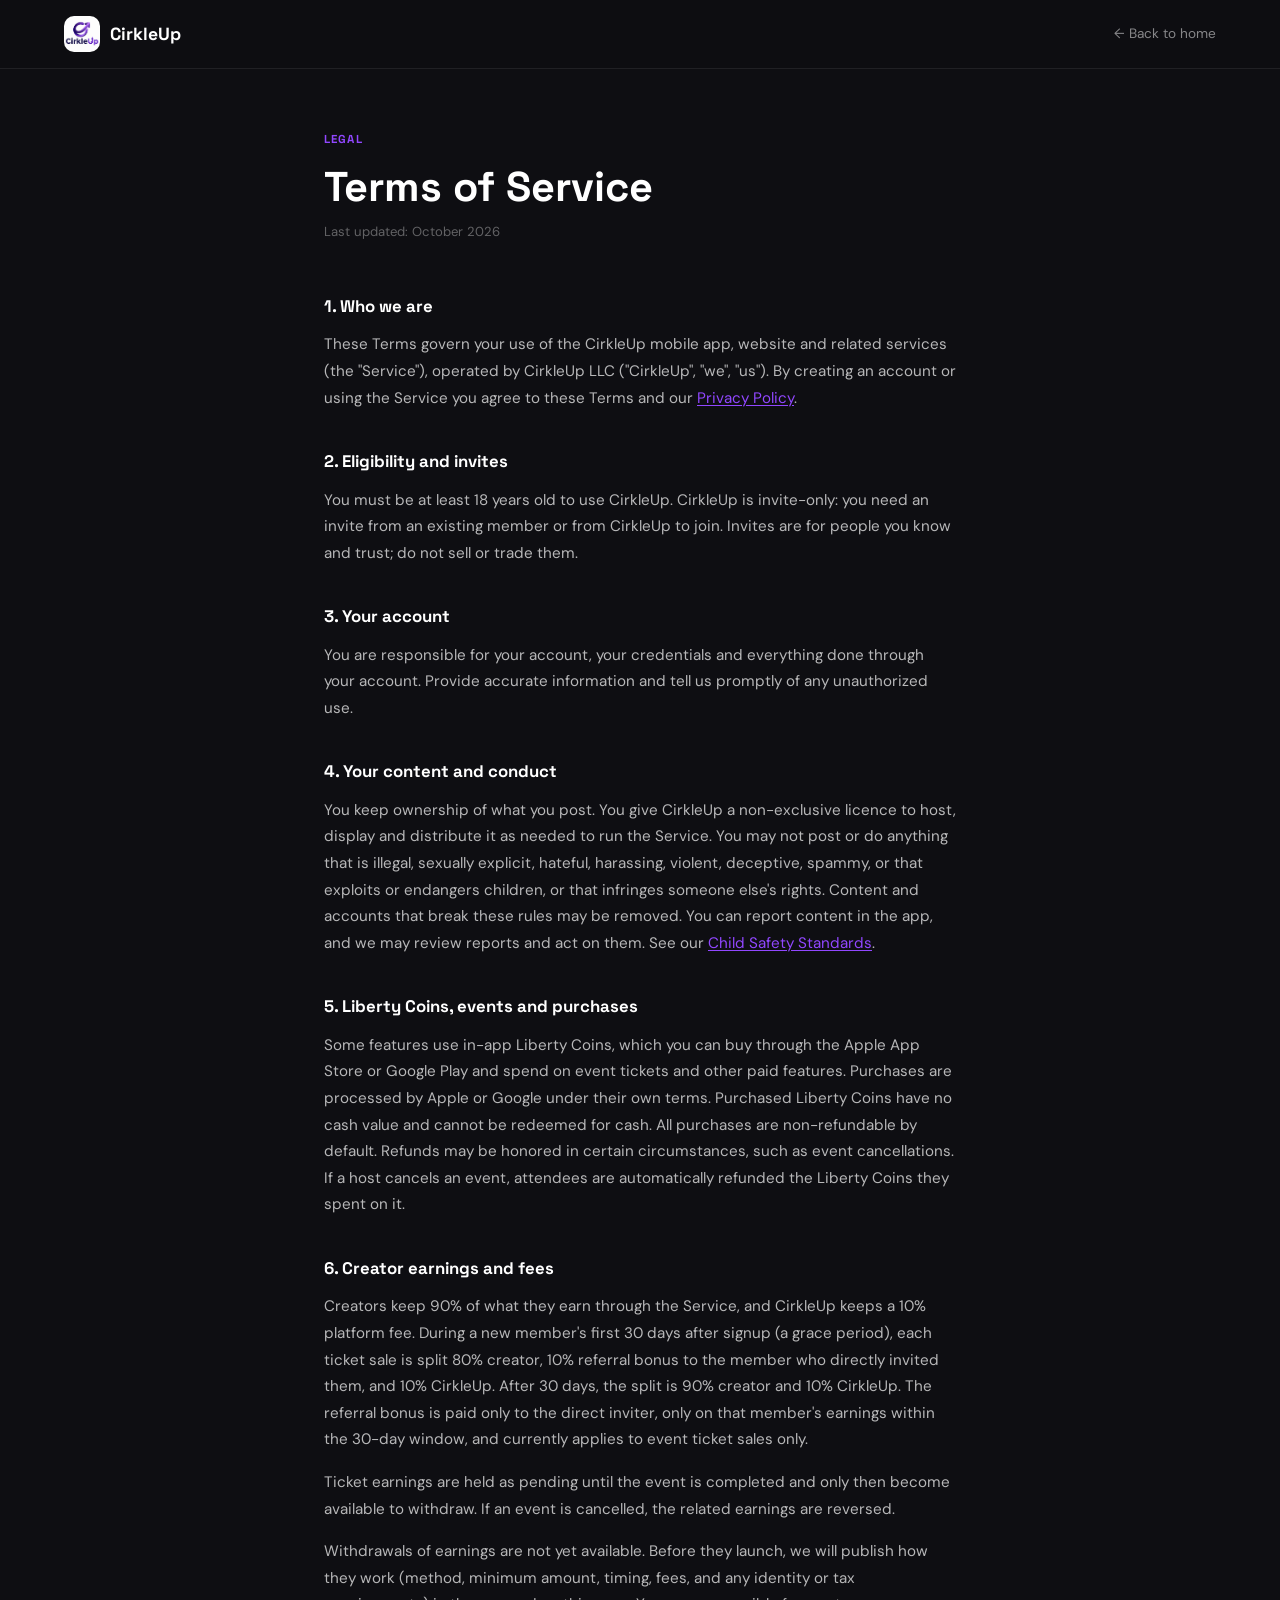
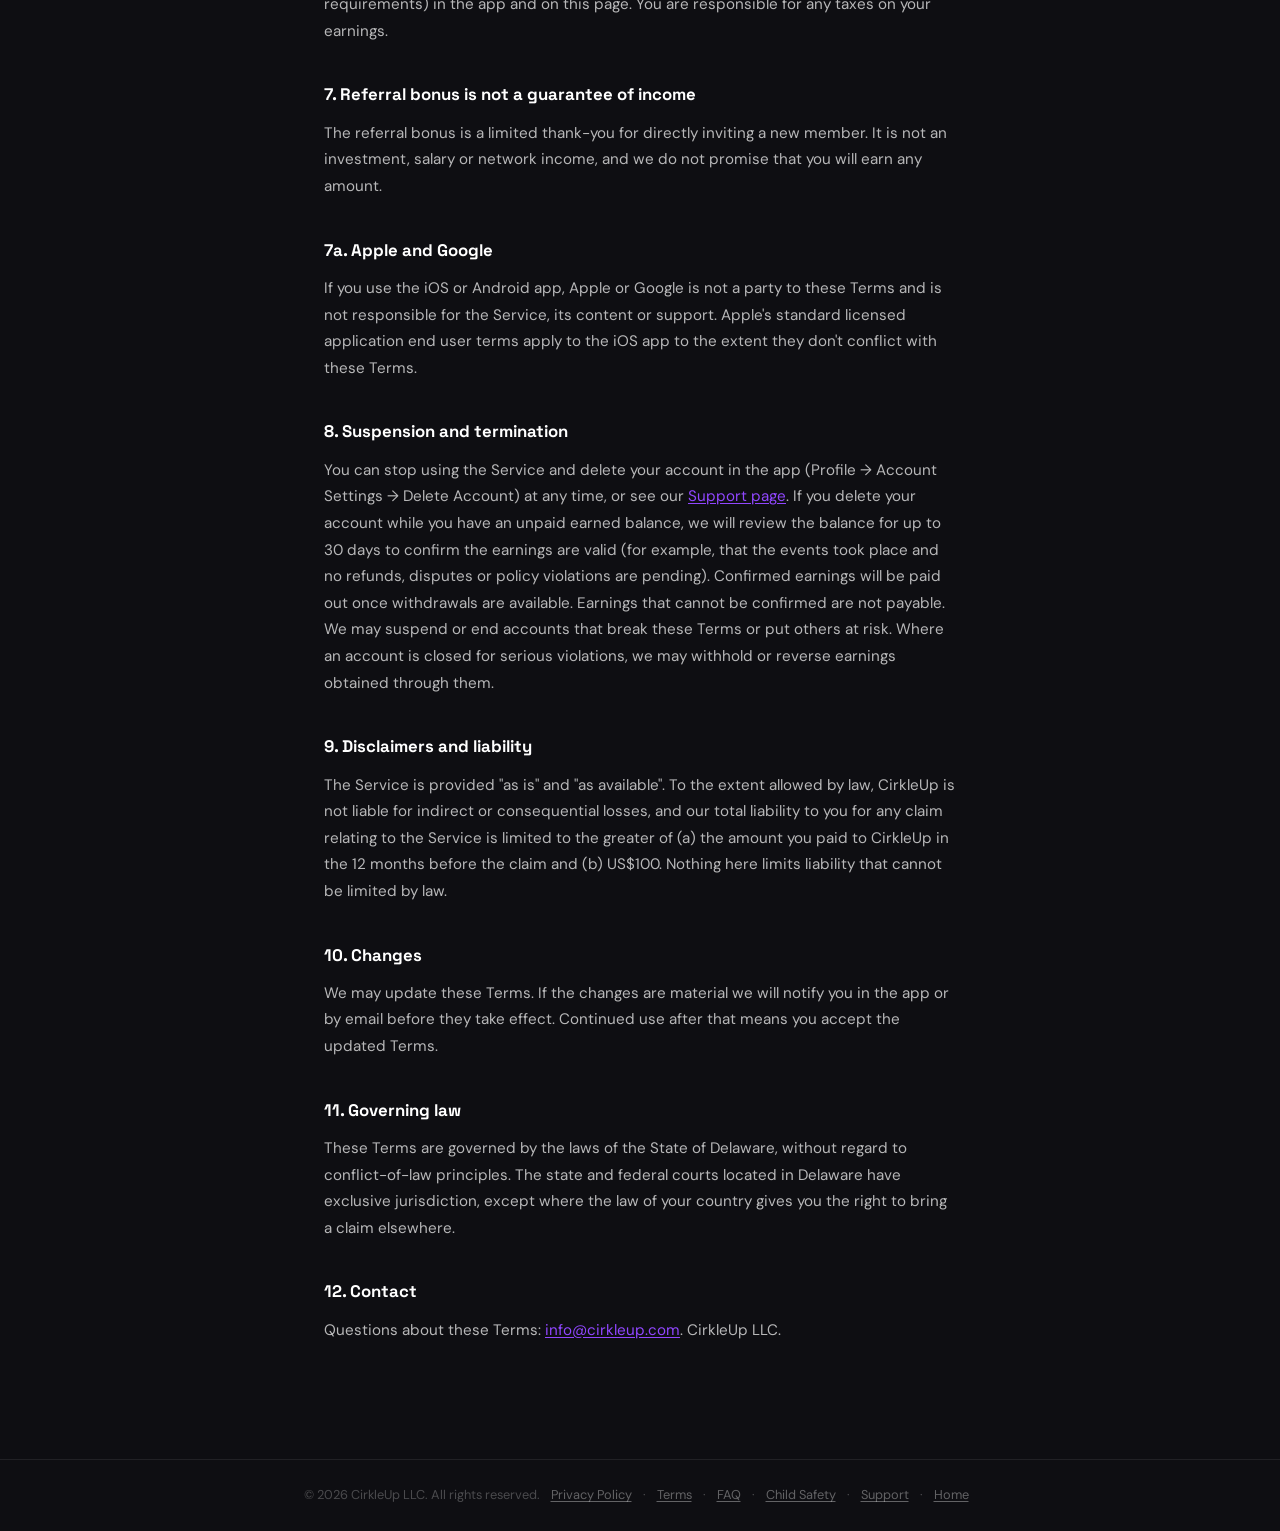
<file: terms.html>
<!DOCTYPE html>
<html lang="en">
<head>
<meta charset="UTF-8"/>
<meta name="viewport" content="width=device-width, initial-scale=1.0"/>
<title>Terms of Service — CirkleUp</title>
<link rel="apple-touch-icon" sizes="180x180" href="/apple-touch-icon.png">
<link rel="icon" type="image/png" sizes="32x32" href="/favicon-32x32.png">
<link rel="icon" type="image/png" sizes="16x16" href="/favicon-16x16.png">
<link rel="manifest" href="/site.webmanifest">
  <style>
  @import url('https://fonts.googleapis.com/css2?family=Space+Grotesk:wght@600;700&family=DM+Sans:opsz,wght@9..40,400;9..40,500&display=swap');
  *,*::before,*::after{box-sizing:border-box;margin:0;padding:0;}
  body{font-family:'DM Sans',sans-serif;background:#0e0e12;color:rgba(255,255,255,0.85);line-height:1.75;}
  .nav{position:sticky;top:0;background:rgba(14,14,18,0.9);backdrop-filter:blur(12px);-webkit-backdrop-filter:blur(12px);border-bottom:1px solid rgba(255,255,255,0.08);padding:16px 5%;display:flex;align-items:center;justify-content:space-between;}
  .nav-logo{font-family:'Space Grotesk',sans-serif;font-size:1.1rem;font-weight:700;color:#fff;text-decoration:none;display:flex;align-items:center;gap:10px;}
  .logo-mark{width:30px;height:30px;border-radius:7px;background:#9147ff;display:grid;place-items:center;flex-shrink:0;}
  .logo-mark svg{width:15px;height:15px;}
  .back{font-size:0.85rem;color:rgba(255,255,255,0.5);text-decoration:none;transition:color 0.15s;}
  .back:hover{color:#fff;}
  .container{max-width:760px;margin:0 auto;padding:60px 5% 100px;}
  .page-tag{font-size:0.72rem;font-weight:700;letter-spacing:0.1em;text-transform:uppercase;color:#9147ff;margin-bottom:14px;font-family:'Space Grotesk',sans-serif;}
  h1{font-family:'Space Grotesk',sans-serif;font-size:clamp(1.8rem,4vw,2.6rem);font-weight:700;line-height:1.15;color:#fff;margin-bottom:10px;}
  .meta{font-size:0.82rem;color:rgba(255,255,255,0.35);margin-bottom:48px;}
  h2{font-family:'Space Grotesk',sans-serif;font-size:1.05rem;font-weight:700;color:#fff;margin:36px 0 10px;}
  p{font-size:0.95rem;color:rgba(255,255,255,0.7);margin-bottom:16px;}
  ul{margin:0 0 20px 20px;}
  ul li{font-size:0.95rem;color:rgba(255,255,255,0.7);margin-bottom:8px;line-height:1.65;}
  a{color:#9147ff;text-decoration:underline;text-underline-offset:2px;}
  .contact-card{background:rgba(145,71,255,0.1);border:1px solid rgba(145,71,255,0.3);border-radius:14px;padding:28px 32px;margin:36px 0;display:flex;flex-direction:column;gap:8px;}
  .contact-card p{margin:0;color:rgba(255,255,255,0.85);}
  .contact-card a{font-weight:600;font-size:1rem;}
  .faq-item{border-bottom:1px solid rgba(255,255,255,0.08);padding:20px 0;}
  .faq-item:last-child{border-bottom:none;}
  .faq-q{font-family:'Space Grotesk',sans-serif;font-size:0.95rem;font-weight:600;color:#fff;margin-bottom:8px;}
  .faq-a{font-size:0.9rem;color:rgba(255,255,255,0.6);line-height:1.65;margin:0;}
  .footer-bar{border-top:1px solid rgba(255,255,255,0.08);padding:24px 5%;text-align:center;font-size:0.8rem;color:rgba(255,255,255,0.25);}
  .footer-bar a{color:rgba(255,255,255,0.35);text-decoration:underline;text-underline-offset:2px;margin:0 8px;}
  .todo{background:rgba(250,204,21,0.16);color:#fde047;padding:0 5px;border-radius:4px;font-weight:600;}
  .draft-banner{background:rgba(250,204,21,0.12);border:1px solid rgba(250,204,21,0.4);color:#fde047;border-radius:10px;padding:12px 16px;font-size:0.85rem;margin-bottom:28px;}
  .note{font-size:0.8rem;color:rgba(255,255,255,0.45);}
</style>
</head>
<body>

<nav class="nav">
  <a href="/" class="nav-logo">
    <img src="/apple-touch-icon.png" alt="CirkleUp" style="width:36px;height:36px;border-radius:10px;"/>
CirkleUp
  </a>
  <a href="/" class="back">← Back to home</a>
</nav>

<div class="container">
  <p class="page-tag">Legal</p>
  <h1>Terms of Service</h1>
  <p class="meta">Last updated: October 2026</p>
  <h2>1. Who we are</h2>
  <p>These Terms govern your use of the CirkleUp mobile app, website and related services (the "Service"), operated by CirkleUp LLC ("CirkleUp", "we", "us"). By creating an account or using the Service you agree to these Terms and our <a href="/privacy">Privacy Policy</a>.</p>
  <h2>2. Eligibility and invites</h2>
  <p>You must be at least 18 years old to use CirkleUp. CirkleUp is invite-only: you need an invite from an existing member or from CirkleUp to join. Invites are for people you know and trust; do not sell or trade them.</p>
  <h2>3. Your account</h2>
  <p>You are responsible for your account, your credentials and everything done through your account. Provide accurate information and tell us promptly of any unauthorized use.</p>
  <h2>4. Your content and conduct</h2>
  <p>You keep ownership of what you post. You give CirkleUp a non-exclusive licence to host, display and distribute it as needed to run the Service. You may not post or do anything that is illegal, sexually explicit, hateful, harassing, violent, deceptive, spammy, or that exploits or endangers children, or that infringes someone else's rights. Content and accounts that break these rules may be removed. You can report content in the app, and we may review reports and act on them. See our <a href="/child-safety">Child Safety Standards</a>.</p>
  <h2>5. Liberty Coins, events and purchases</h2>
  <p>Some features use in-app Liberty Coins, which you can buy through the Apple App Store or Google Play and spend on event tickets and other paid features. Purchases are processed by Apple or Google under their own terms. Purchased Liberty Coins have no cash value and cannot be redeemed for cash. All purchases are non-refundable by default. Refunds may be honored in certain circumstances, such as event cancellations. If a host cancels an event, attendees are automatically refunded the Liberty Coins they spent on it.</p>
  <h2>6. Creator earnings and fees</h2>
  <p>Creators keep 90% of what they earn through the Service, and CirkleUp keeps a 10% platform fee. During a new member's first 30 days after signup (a grace period), each ticket sale is split 80% creator, 10% referral bonus to the member who directly invited them, and 10% CirkleUp. After 30 days, the split is 90% creator and 10% CirkleUp. The referral bonus is paid only to the direct inviter, only on that member's earnings within the 30-day window, and currently applies to event ticket sales only.</p>
  <p>Ticket earnings are held as pending until the event is completed and only then become available to withdraw. If an event is cancelled, the related earnings are reversed.</p>
  <p>Withdrawals of earnings are not yet available. Before they launch, we will publish how they work (method, minimum amount, timing, fees, and any identity or tax requirements) in the app and on this page. You are responsible for any taxes on your earnings.</p>
  <h2>7. Referral bonus is not a guarantee of income</h2>
  <p>The referral bonus is a limited thank-you for directly inviting a new member. It is not an investment, salary or network income, and we do not promise that you will earn any amount.</p>
  <h2>7a. Apple and Google</h2>
  <p>If you use the iOS or Android app, Apple or Google is not a party to these Terms and is not responsible for the Service, its content or support. Apple's standard licensed application end user terms apply to the iOS app to the extent they don't conflict with these Terms.</p>
  <h2>8. Suspension and termination</h2>
  <p>You can stop using the Service and delete your account in the app (Profile → Account Settings → Delete Account) at any time, or see our <a href="/support">Support page</a>. If you delete your account while you have an unpaid earned balance, we will review the balance for up to 30 days to confirm the earnings are valid (for example, that the events took place and no refunds, disputes or policy violations are pending). Confirmed earnings will be paid out once withdrawals are available. Earnings that cannot be confirmed are not payable. We may suspend or end accounts that break these Terms or put others at risk. Where an account is closed for serious violations, we may withhold or reverse earnings obtained through them.</p>
  <h2>9. Disclaimers and liability</h2>
  <p>The Service is provided "as is" and "as available". To the extent allowed by law, CirkleUp is not liable for indirect or consequential losses, and our total liability to you for any claim relating to the Service is limited to the greater of (a) the amount you paid to CirkleUp in the 12 months before the claim and (b) US$100. Nothing here limits liability that cannot be limited by law.</p>
  <h2>10. Changes</h2>
  <p>We may update these Terms. If the changes are material we will notify you in the app or by email before they take effect. Continued use after that means you accept the updated Terms.</p>
  <h2>11. Governing law</h2>
  <p>These Terms are governed by the laws of the State of Delaware, without regard to conflict-of-law principles. The state and federal courts located in Delaware have exclusive jurisdiction, except where the law of your country gives you the right to bring a claim elsewhere.</p>
  <h2>12. Contact</h2>
  <p>Questions about these Terms: <a href="mailto:info@cirkleup.com">info@cirkleup.com</a>. CirkleUp LLC.</p>

</div>

<div class="footer-bar">
  © 2026 CirkleUp LLC. All rights reserved.
  <a href="/privacy">Privacy Policy</a> ·
  <a href="/terms">Terms</a> ·
  <a href="/faq">FAQ</a> ·
  <a href="/child-safety">Child Safety</a> ·
  <a href="/support">Support</a> ·
  <a href="/">Home</a>
</div>

</body>
</html>
</file>
<file: css/styles.css>
/* ============================================================
   CIRKLEUP — styles.css
   Design: Deep Purple / Twitch-Discord style
   Fonts: Syne (display) + DM Sans (body)
   ============================================================ */

@import url('https://fonts.googleapis.com/css2?family=Space+Grotesk:wght@400;500;600;700&family=DM+Sans:opsz,wght@9..40,300;9..40,400;9..40,500;9..40,600&display=swap');

/* ── Reset ─────────────────────────────────────────────── */
*, *::before, *::after { box-sizing: border-box; margin: 0; padding: 0; }
html { font-size: 16px; scroll-behavior: smooth; -webkit-font-smoothing: antialiased; }
body { font-family: 'DM Sans', sans-serif; background: #fff; color: #0e0e12; overflow-x: hidden; line-height: 1.6; }
a { text-decoration: none; color: inherit; }
ul, ol { list-style: none; }
button { cursor: pointer; border: none; background: none; font-family: inherit; }
img { max-width: 100%; display: block; }

/* ── Tokens ─────────────────────────────────────────────── */
:root {
  --bg:        #ffffff;
  --bg-soft:   #f7f7fa;
  --bg-dark:   #0e0e12;
  --bg-dark2:  #13131a;
  --bg-dark3:  #1a1a26;

  --ink:       #0e0e12;
  --ink-soft:  #5a5a72;
  --ink-muted: #9696ab;
  --ink-w:     #ffffff;
  --ink-ws:    rgba(255,255,255,0.70);
  --ink-wm:    rgba(255,255,255,0.35);

  --accent:    #9147ff;
  --accent-lt: #ede9ff;
  --accent-dk: #7c3aed;
  --accent-gl: rgba(145,71,255,0.28);

  --border:    #e4e4ef;
  --border-d:  rgba(255,255,255,0.08);
  --border-dh: rgba(255,255,255,0.16);

  --r-sm:   10px;
  --r-md:   16px;
  --r-lg:   20px;
  --r-xl:   28px;
  --r-pill: 100px;

  --shadow-sm: 0 2px 12px rgba(14,14,18,0.06);
  --shadow-md: 0 4px 32px rgba(14,14,18,0.08);

  --container: 1160px;
  --px: 5%;
}

/* ── Layout ─────────────────────────────────────────────── */
.wrap        { width: 100%; max-width: var(--container); margin: 0 auto; padding: 0 var(--px); }
.section     { padding: 88px 0; }
.section--soft { background: var(--bg-soft); }
.section--dark { background: var(--bg-dark); }
.sr-only     { position: absolute; width: 1px; height: 1px; overflow: hidden; clip: rect(0,0,0,0); white-space: nowrap; }

.section-tag {
  display: inline-block;
  font-family: 'Space Grotesk', sans-serif;
  font-size: 0.72rem; font-weight: 700;
  letter-spacing: 0.1em; text-transform: uppercase;
  color: var(--accent); margin-bottom: 12px;
}
.section-header { text-align: center; margin-bottom: 56px; }
.section-header h2 {
  font-family: 'Space Grotesk', sans-serif;
  font-size: clamp(1.8rem, 3.5vw, 2.7rem);
  font-weight: 700; line-height: 1.15; letter-spacing: -0.01em;
}
.section-header h2 em       { font-style: normal; }
.section-header h2 em.on-dark { font-style: normal; }

/* ── Buttons ─────────────────────────────────────────────── */
.btn {
  display: inline-flex; align-items: center; justify-content: center; gap: 8px;
  font-family: 'Space Grotesk', sans-serif; font-weight: 700; border-radius: var(--r-pill);
  transition: all 0.22s ease; white-space: nowrap; cursor: pointer;
}
.btn:active { transform: scale(0.97) !important; }
.btn .arr   { display: inline-block; transition: transform 0.18s ease; }
.btn:hover .arr { transform: translateX(3px); }

.btn-sm  { font-size: 0.82rem; padding: 9px 20px; }
.btn-md  { font-size: 0.9rem;  padding: 13px 28px; }
.btn-lg  { font-size: 1rem;    padding: 15px 34px; }

.btn-primary       { background: var(--accent); color: #fff; }
.btn-primary:hover { background: var(--accent-dk); transform: translateY(-2px); box-shadow: 0 8px 28px var(--accent-gl); }
.btn-outline-w       { background: transparent; border: 1.5px solid var(--border-d); color: #fff; }
.btn-outline-w:hover { border-color: var(--border-dh); transform: translateY(-1px); }

/* ── Nav ─────────────────────────────────────────────────── */
.nav {
  position: fixed; top: 0; left: 0; right: 0; z-index: 100;
  height: 64px; display: flex; align-items: center;
  background: rgba(14,14,18,0.85);
  backdrop-filter: blur(16px); -webkit-backdrop-filter: blur(16px);
  border-bottom: 1px solid var(--border-d);
}
.nav-inner  { display: flex; align-items: center; justify-content: space-between; }
.nav-logo   {
  display: flex; align-items: center; gap: 12px;
  font-family: 'Space Grotesk', sans-serif; font-size: 1.3rem; font-weight: 800;
  color: #fff; letter-spacing: -0.02em;
}
.logo-mark     { width: 38px; height: 38px; border-radius: 10px; background: #8B5CF6; display: grid; place-items: center; flex-shrink: 0; overflow: hidden; padding: 5px; }
.logo-mark svg { width: 16px; height: 16px; }

/* ── Hero ────────────────────────────────────────────────── */
.hero {
  background: var(--bg-dark);
  padding: 96px var(--px) 72px;
  position: relative; overflow: hidden;
  display: flex; align-items: center; justify-content: center;
}
.hero-bg   { position: absolute; inset: 0; pointer-events: none; }
.hero-grid {
  position: absolute; inset: 0;
  background-image:
    linear-gradient(rgba(255,255,255,0.025) 1px, transparent 1px),
    linear-gradient(90deg, rgba(255,255,255,0.025) 1px, transparent 1px);
  background-size: 60px 60px;
  mask-image: radial-gradient(ellipse 100% 100% at 50% 50%, black 30%, transparent 100%);
}
.hero-orb { position: absolute; border-radius: 50%; filter: blur(100px); }
.hero-orb-1 { width: 700px; height: 700px; background: radial-gradient(circle, rgba(145,71,255,0.18) 0%, transparent 70%); top: -200px; left: -200px; }
.hero-orb-2 { width: 500px; height: 500px; background: radial-gradient(circle, rgba(145,71,255,0.12) 0%, transparent 70%); bottom: -100px; right: -100px; }
.hero-orb-3 { width: 300px; height: 300px; background: radial-gradient(circle, rgba(100,50,255,0.10) 0%, transparent 70%); top: 30%; right: 18%; }

.hero-content {
  position: relative; z-index: 2;
  max-width: 680px; text-align: center;
  display: flex; flex-direction: column; align-items: center;
}

/* Badge */
.hero-badge {
  display: inline-flex; align-items: center; gap: 8px;
  background: rgba(255,255,255,0.07); border: 1px solid var(--border-d);
  border-radius: var(--r-pill); padding: 6px 16px;
  font-size: 0.8rem; font-weight: 600; color: var(--ink-ws);
  margin-bottom: 22px;
  animation: fadeUp 0.6s ease 0.05s both;
}
.badge-dot {
  width: 7px; height: 7px; border-radius: 50%; background: var(--accent);
  animation: pulseDot 2s ease-in-out infinite;
}

/* H1 */
.hero h1 {
  font-family: 'Space Grotesk', sans-serif;
  font-size: clamp(2.2rem, 4.8vw, 3.6rem);
  font-weight: 700; line-height: 1.12; letter-spacing: -0.012em;
  color: #fff; margin-bottom: 14px;
  animation: fadeUp 0.7s ease 0.12s both;
}
.hero h1 .accent { color: var(--accent); }

/* Mechanism line */
.hero-mechanism {
  font-size: 1rem; font-weight: 600; color: var(--accent);
  letter-spacing: 0.01em; margin-bottom: 20px;
  animation: fadeUp 0.6s ease 0.2s both;
}

/* Bullet list */
.hero-bullets {
  list-style: none; display: flex; flex-direction: column; gap: 11px;
  text-align: left; width: 100%; max-width: 400px; margin-bottom: 24px;
  animation: fadeUp 0.7s ease 0.26s both;
}
.hero-bullets li {
  display: flex; align-items: center; gap: 12px;
  font-size: 1rem; font-weight: 500; color: rgba(255,255,255,0.75);
}
.hb-icon {
  font-size: 0.85rem; flex-shrink: 0; color: var(--accent);
  font-weight: 700; width: 20px; text-align: center;
  font-family: 'Space Grotesk', sans-serif;
}

/* Lineage callout */
.lineage-callout {
  display: flex; align-items: flex-start; gap: 12px;
  background: rgba(145,71,255,0.10); border: 1px solid rgba(145,71,255,0.28);
  border-radius: var(--r-md); padding: 14px 18px;
  max-width: 480px; width: 100%; margin-bottom: 28px;
  text-align: left;
  animation: fadeUp 0.7s ease 0.32s both;
}
.lineage-icon { font-size: 1.2rem; flex-shrink: 0; margin-top: 1px; }
.lineage-callout p {
  font-size: 0.88rem; font-weight: 600;
  color: rgba(255,255,255,0.9); line-height: 1.5;
}

/* Form */
.hero-form-wrap { width: 100%; max-width: 480px; animation: fadeUp 0.7s ease 0.38s both; }
.hero-form      { display: flex; gap: 8px; width: 100%; }

.hero-input {
  flex: 1; background: rgba(255,255,255,0.08);
  border: 1px solid var(--border-d); border-radius: var(--r-pill);
  padding: 13px 22px; font-family: 'DM Sans', sans-serif; font-size: 0.95rem;
  color: #fff; outline: none;
  transition: border-color 0.2s, box-shadow 0.2s, background 0.2s;
}
.hero-input::placeholder { color: var(--ink-wm); }
.hero-input:focus { border-color: var(--accent); box-shadow: 0 0 0 3px var(--accent-gl); background: rgba(255,255,255,0.12); }
.hero-input.err  { border-color: #ef4444; box-shadow: 0 0 0 3px rgba(239,68,68,0.15); }

.input-err       { font-size: 0.78rem; color: #ef4444; margin-top: 6px; padding-left: 4px; display: none; }
.input-err.show  { display: block; }

.invite-note {
  margin-top: 10px; font-size: 0.78rem; color: var(--ink-wm);
  text-align: center; display: flex; align-items: center; justify-content: center; gap: 6px;
}
.invite-note::before {
  content: ''; width: 7px; height: 7px; border-radius: 50%; background: var(--accent);
  display: inline-block; flex-shrink: 0; animation: pulseDot 2s ease-in-out infinite;
}
.what-next {
  margin-top: 7px; font-size: 0.76rem; color: rgba(255,255,255,0.30);
  text-align: center; line-height: 1.4;
}

/* Social proof avatars */
.social-proof {
  margin-top: 36px; display: flex; flex-direction: column; align-items: center; gap: 12px;
  animation: fadeUp 0.7s ease 0.5s both;
}
.avatar-stack { display: flex; align-items: center; }
.av {
  width: 44px; height: 44px; border-radius: 50%;
  display: grid; place-items: center;
  font-family: 'Space Grotesk', sans-serif; font-size: 0.72rem; font-weight: 700; color: #fff;
  border: 2.5px solid var(--bg-dark); margin-left: -12px; position: relative;
  transition: transform 0.2s cubic-bezier(0.34,1.56,0.64,1);
  box-shadow: inset -4px -4px 8px rgba(0,0,0,0.35), inset 3px 3px 6px rgba(255,255,255,0.18), 0 4px 16px rgba(0,0,0,0.3);
}
.av:first-child { margin-left: 0; }
.av:hover       { transform: translateY(-7px) scale(1.13); z-index: 10; }
.av-1 { background: linear-gradient(135deg,#7c3aed,#4f46e5); }
.av-2 { background: linear-gradient(135deg,#0ea5e9,#06b6d4); }
.av-3 { background: linear-gradient(135deg,#9147ff,#7c3aed); }
.av-4 { background: linear-gradient(135deg,#f59e0b,#ef4444); }
.av-5 { background: linear-gradient(135deg,#ec4899,#f43f5e); }

.proof-text        { font-size: 0.88rem; color: var(--ink-ws); text-align: center; }
.proof-text strong { color: #fff; font-weight: 600; }

/* ── Stats Bar ───────────────────────────────────────────── */
.stats-section { background: var(--bg); padding: 0 var(--px); }
.stats-inner {
  max-width: var(--container); margin: -52px auto 0;
  background: var(--bg); border: 1px solid var(--border);
  border-radius: var(--r-xl); padding: 36px 48px;
  display: grid; grid-template-columns: repeat(3,1fr);
  box-shadow: var(--shadow-md); position: relative; z-index: 10;
}
.stat { text-align: center; border-right: 1px solid var(--border); padding: 0 32px; }
.stat:first-child { padding-left: 0; }
.stat:last-child  { border-right: none; padding-right: 0; }
.stat-num {
  font-family: 'Space Grotesk', sans-serif;
  font-size: 2.2rem; font-weight: 700; letter-spacing: -0.012em;
  color: var(--ink); line-height: 1; margin-bottom: 6px;
}
.stat-label { font-size: 0.83rem; color: var(--ink-soft); line-height: 1.45; }

/* ── Problem Section ─────────────────────────────────────── */
.problem-grid { display: grid; grid-template-columns: repeat(4,1fr); gap: 16px; }
.problem-card {
  background: var(--bg-dark2); border: 1px solid var(--border-d);
  border-radius: var(--r-lg); padding: 28px 24px; color: #fff;
  transition: border-color 0.22s, box-shadow 0.22s, transform 0.22s;
}
.problem-card:hover {
  border-color: rgba(239,68,68,0.35);
  box-shadow: 0 8px 40px rgba(239,68,68,0.09);
  transform: translateY(-4px);
}
.prob-icon { font-size: 1.6rem; display: block; margin-bottom: 14px; }
.problem-card h3 {
  font-family: 'Space Grotesk', sans-serif; font-size: 0.95rem; font-weight: 700;
  margin-bottom: 8px; color: #fff;
}
.problem-card p { font-size: 0.855rem; color: var(--ink-ws); line-height: 1.62; }

/* ── Features Grid ───────────────────────────────────────── */
.features-grid {
  display: grid; grid-template-columns: repeat(3,1fr);
  gap: 2px; border-radius: var(--r-xl); overflow: hidden;
  border: 1px solid var(--border);
}
.feat-card {
  background: #fff; padding: 32px 26px;
  transition: background 0.2s; position: relative; overflow: hidden;
}
.feat-card:not(:nth-child(3n))::after  { content: ''; position: absolute; top: 16px; right: 0; bottom: 16px; width: 1px; background: var(--border); }
.feat-card:not(:nth-child(n+4))::before { content: ''; position: absolute; bottom: 0; left: 16px; right: 16px; height: 1px; background: var(--border); }
.feat-card:hover { background: var(--accent-lt); }

.feat-icon {
  font-size: 1.3rem; width: 42px; height: 42px;
  border-radius: var(--r-sm); background: var(--bg-soft);
  display: grid; place-items: center; margin-bottom: 16px; flex-shrink: 0;
  transition: transform 0.2s cubic-bezier(0.34,1.56,0.64,1), background 0.2s;
  line-height: 1;
}
.feat-card:hover .feat-icon { transform: scale(1.1) rotate(-4deg); background: rgba(145,71,255,0.15); }

.feat-card h3 { font-family: 'Space Grotesk', sans-serif; font-size: 0.98rem; font-weight: 700; margin-bottom: 8px; }
.feat-card p  { font-size: 0.855rem; color: var(--ink-soft); line-height: 1.65; }

.feat-card--highlight                { background: var(--accent-lt) !important; }
.feat-card--highlight .feat-icon     { background: rgba(145,71,255,0.15); }
.feat-card--highlight h3             { color: var(--accent-dk); }
.feat-highlight-line {
  margin-top: 12px; font-size: 0.8rem; font-weight: 600;
  color: var(--accent-dk); font-style: italic;
  border-top: 1px solid rgba(145,71,255,0.2); padding-top: 10px;
}

/* ── How It Works ────────────────────────────────────────── */
.steps-grid {
  display: grid; grid-template-columns: repeat(3,1fr); gap: 32px;
  position: relative;
}
.steps-grid::before {
  content: ''; position: absolute;
  top: 27px; left: calc(16.67% + 28px); right: calc(16.67% + 28px);
  height: 2px;
  background: repeating-linear-gradient(90deg, var(--border) 0, var(--border) 6px, transparent 6px, transparent 12px);
}
.step { text-align: center; position: relative; z-index: 1; }
.step-num {
  width: 56px; height: 56px; border-radius: 50%;
  background: var(--accent); color: #fff;
  font-family: 'Space Grotesk', sans-serif; font-size: 1.1rem; font-weight: 700;
  display: grid; place-items: center; margin: 0 auto 20px;
  box-shadow: 0 0 0 8px rgba(145,71,255,0.15), 0 8px 24px var(--accent-gl);
  transition: transform 0.2s cubic-bezier(0.34,1.56,0.64,1);
}
.step:hover .step-num { transform: scale(1.08); }
.step h3 { font-family: 'Space Grotesk', sans-serif; font-size: 1rem; font-weight: 700; margin-bottom: 8px; }
.step p  { font-size: 0.875rem; color: var(--ink-soft); line-height: 1.65; max-width: 260px; margin: 0 auto; }

/* ── Comparison Table ────────────────────────────────────── */
.table-wrap   { overflow-x: auto; border-radius: var(--r-xl); border: 1px solid var(--border-d); }
.cmp-table    { width: 100%; border-collapse: collapse; font-size: 0.9rem; }
.cmp-table thead { background: var(--bg-dark2); }
.cmp-table th {
  padding: 18px 20px;
  font-family: 'Space Grotesk', sans-serif;
  font-size: 0.88rem; font-weight: 700; color: #fff;
  text-align: center;
  border-bottom: 1px solid var(--border-d);
  white-space: nowrap;
}
.cmp-table th:first-child {
  text-align: left;
  width: 32%;
}
.cmp-table td {
  text-align: center;
}
.cmp-table td.col-feat {
  text-align: left;
}
.cmp-table td.col-us {
  text-align: center;
  font-weight: 600;
  color: #fff;
}
.cmp-table th.col-us { color: var(--accent); }
.cmp-table th.col-us::after {
  content: '✦ Us'; font-size: 0.62rem; background: var(--accent); color: #fff;
  border-radius: 100px; padding: 2px 7px; margin-left: 7px; vertical-align: middle;
}
.cmp-table td {
  padding: 14px 22px; border-bottom: 1px solid var(--border-d);
  color: var(--ink-ws); vertical-align: middle;
}
.cmp-table tr:last-child td                 { border-bottom: none; }
.cmp-table tr:nth-child(odd) td             { background: rgba(255,255,255,0.018); }
.cmp-table td.col-feat                      { font-size: 0.85rem; color: rgba(255,255,255,0.45); }
.cmp-table td.col-us                        { color: #fff; font-weight: 600; }
.ck { color: var(--accent); font-size: 1.05rem; }
.cx { color: #444455; font-size: 0.95rem; }

/* ── Final CTA ───────────────────────────────────────────── */
.cta-section { background: var(--bg-dark); position: relative; overflow: hidden; padding: 100px var(--px); text-align: center; }
.cta-bg {
  position: absolute; inset: 0;
  background:
    radial-gradient(ellipse 55% 70% at 20% 50%, rgba(145,71,255,0.12) 0%, transparent 60%),
    radial-gradient(ellipse 50% 65% at 80% 50%, rgba(100,50,255,0.09) 0%, transparent 60%);
  pointer-events: none;
}
.cta-inner     { position: relative; z-index: 1; max-width: 660px; margin: 0 auto; }
.cta-eyebrow {
  font-family: 'Space Grotesk', sans-serif; font-size: 0.72rem; font-weight: 700;
  letter-spacing: 0.12em; text-transform: uppercase; color: var(--accent); margin-bottom: 14px;
}
.cta-inner h2 {
  font-family: 'Space Grotesk', sans-serif;
  font-size: clamp(2rem,4vw,3.1rem); font-weight: 700;
  letter-spacing: -0.015em; line-height: 1.12; color: #fff; margin-bottom: 16px;
}
.cta-inner p { font-size: 1rem; color: var(--ink-ws); line-height: 1.68; margin-bottom: 28px; }
.cta-checks  { display: flex; justify-content: center; gap: 28px; flex-wrap: wrap; margin-bottom: 32px; }
.cta-check   { display: flex; align-items: center; gap: 8px; font-size: 0.875rem; color: var(--ink-ws); }
.cta-dot     { width: 18px; height: 18px; border-radius: 50%; background: var(--accent); display: grid; place-items: center; color: #fff; font-size: 0.6rem; font-weight: 900; flex-shrink: 0; }
.cta-form    { display: flex; gap: 8px; max-width: 430px; margin: 0 auto; }

/* ── Contact / Investor Section ──────────────────────────── */
.contact-section { background: var(--bg-soft); padding: 88px 0; border-top: 1px solid var(--border); }
.contact-inner {
  display: grid; grid-template-columns: 1fr 1fr;
  gap: 64px; align-items: start;
}
.contact-left { padding-top: 8px; }
.contact-headline {
  font-family: 'Space Grotesk', sans-serif;
  font-size: clamp(1.15rem, 1.8vw, 1.45rem);
  font-weight: 700; line-height: 1.35; letter-spacing: -0.01em;
  color: var(--ink); margin-bottom: 16px; margin-top: 10px;
}
.contact-sub { font-size: 0.9rem; color: var(--ink-soft); line-height: 1.7; max-width: 340px; }

.contact-form   { display: flex; flex-direction: column; gap: 0; }
.contact-fields { display: grid; grid-template-columns: 1fr 1fr; gap: 12px; margin-bottom: 14px; }
.cfield         { display: flex; flex-direction: column; gap: 5px; }
.cfield--full   { grid-column: 1/-1; }
.cfield-label   {
  font-size: 0.75rem; font-weight: 600; color: var(--ink-soft);
  letter-spacing: 0.04em; text-transform: uppercase;
}
.cfield-optional { font-weight: 400; text-transform: none; color: var(--ink-muted); font-size: 0.72rem; }

.cinput {
  background: var(--bg); border: 1px solid var(--border);
  border-radius: var(--r-sm); padding: 11px 14px;
  font-family: 'DM Sans', sans-serif; font-size: 0.9rem;
  color: var(--ink); outline: none; width: 100%;
  transition: border-color 0.2s, box-shadow 0.2s;
}
.cinput::placeholder { color: var(--ink-muted); }
.cinput:focus        { border-color: var(--accent); box-shadow: 0 0 0 3px var(--accent-gl); }

.cselect {
  appearance: none; -webkit-appearance: none; cursor: pointer;
  background-image: url("data:image/svg+xml,%3Csvg xmlns='http://www.w3.org/2000/svg' width='10' height='6' viewBox='0 0 10 6'%3E%3Cpath fill='%239696ab' d='M0 0l5 6 5-6z'/%3E%3C/svg%3E");
  background-repeat: no-repeat; background-position: right 12px center; padding-right: 32px;
}
.ctextarea       { resize: vertical; min-height: 80px; line-height: 1.5; }
.contact-submit  { width: 100%; justify-content: center; border-radius: var(--r-sm); }

/* ── Footer ──────────────────────────────────────────────── */
.footer { background: var(--bg-dark); border-top: 1px solid var(--border-d); padding: 28px var(--px); }
.footer-bar {
  display: flex; align-items: center; justify-content: space-between;
  flex-wrap: wrap; gap: 16px;
  max-width: var(--container); margin: 0 auto;
}
.footer-nav { display: flex; align-items: center; flex-wrap: wrap; gap: 6px; }
.footer-nav a    { font-size: 0.875rem; color: var(--ink-ws); transition: color 0.15s; }
.footer-nav a:hover { color: #fff; }
.footer-sep  { color: var(--ink-wm); font-size: 0.75rem; user-select: none; }
.footer-copy { font-size: 0.8rem; color: var(--ink-wm); }

/* ── Modal ───────────────────────────────────────────────── */
.modal-overlay {
  position: fixed; inset: 0; z-index: 200;
  background: rgba(14,14,18,0.88);
  backdrop-filter: blur(10px); -webkit-backdrop-filter: blur(10px);
  display: grid; place-items: center; padding: 24px;
  opacity: 0; pointer-events: none; transition: opacity 0.25s ease;
}
.modal-overlay.open { opacity: 1; pointer-events: auto; }

.modal {
  background: var(--bg-dark2); border: 1px solid var(--border-d);
  border-radius: var(--r-xl); padding: 48px 40px;
  max-width: 420px; width: 100%; text-align: center; position: relative;
  transform: scale(0.9) translateY(16px);
  transition: transform 0.38s cubic-bezier(0.34,1.56,0.64,1);
}
.modal-overlay.open .modal { transform: scale(1) translateY(0); }

.modal-ico {
  width: 72px; height: 72px; border-radius: 50%;
  background: var(--accent-lt); border: 1px solid rgba(145,71,255,0.25);
  display: grid; place-items: center; font-size: 2rem; margin: 0 auto 20px;
}
.modal h2 {
  font-family: 'Space Grotesk', sans-serif; font-size: 1.55rem; font-weight: 700;
  letter-spacing: -0.012em; color: #fff; margin-bottom: 10px;
}
.modal p { font-size: 0.9rem; color: var(--ink-ws); line-height: 1.65; margin-bottom: 20px; }
.modal-ref {
  font-size: 0.75rem; color: var(--ink-wm);
  padding: 8px 16px; background: var(--bg-dark3); border-radius: var(--r-sm);
  display: inline-block; margin-bottom: 24px;
  font-family: 'Courier New', monospace; letter-spacing: 0.05em;
}
.modal-close {
  position: absolute; top: 16px; right: 16px;
  width: 32px; height: 32px; border-radius: 50%;
  background: rgba(255,255,255,0.06); border: 1px solid var(--border-d);
  display: grid; place-items: center;
  color: var(--ink-ws); font-size: 1.1rem; line-height: 1;
  transition: background 0.15s, color 0.15s;
}
.modal-close:hover { background: rgba(255,255,255,0.13); color: #fff; }

/* ── Scroll Reveal ───────────────────────────────────────── */
.reveal { opacity: 1; transform: none; transition: opacity 0.65s ease, transform 0.65s ease; }
.js-loaded .reveal         { opacity: 0; transform: translateY(24px); }
.js-loaded .reveal.visible { opacity: 1; transform: none; }
.d1 { transition-delay: 0.08s; }
.d2 { transition-delay: 0.16s; }
.d3 { transition-delay: 0.24s; }
.d4 { transition-delay: 0.32s; }

/* ── Keyframes ───────────────────────────────────────────── */
@keyframes fadeUp   { from { opacity: 0; transform: translateY(20px); } to { opacity: 1; transform: none; } }
@keyframes pulseDot { 0%,100% { opacity: 1; transform: scale(1); } 50% { opacity: 0.4; transform: scale(0.75); } }
@keyframes spin     { to { transform: rotate(360deg); } }
.spin { animation: spin 0.75s linear infinite; display: inline-block; }

/* ── Responsive ──────────────────────────────────────────── */
@media (max-width: 1024px) {
  .problem-grid { grid-template-columns: repeat(2,1fr); }
  .features-grid { grid-template-columns: repeat(2,1fr); }
  .stats-inner { padding: 28px; }
}
@media (max-width: 900px) {
  .contact-inner { grid-template-columns: 1fr; gap: 40px; }
  .contact-sub   { max-width: 100%; }
}
@media (max-width: 768px) {
  :root { --px: 6%; }
  .hero { padding: 88px var(--px) 56px; }
  .stats-section { padding: 0 var(--px); }
  .stats-inner {
    grid-template-columns: 1fr; margin-top: -32px;
    padding: 24px; gap: 0; border-radius: var(--r-lg);
  }
  .stat { border-right: none; border-bottom: 1px solid var(--border); padding: 16px 0; }
  .stat:last-child  { border-bottom: none; padding-bottom: 0; }
  .stat:first-child { padding-top: 0; }
  .problem-grid  { grid-template-columns: 1fr; }
  .features-grid { grid-template-columns: 1fr; }
  .steps-grid    { grid-template-columns: 1fr; gap: 28px; }
  .steps-grid::before { display: none; }
  .hero-form  { flex-direction: column; }
  .cta-form   { flex-direction: column; max-width: 100%; }
  .footer-bar { flex-direction: column; text-align: center; }
  .modal      { padding: 32px 24px; }
  .section    { padding: 64px 0; }
  .cta-section { padding: 72px var(--px); }
}
@media (max-width: 600px) {
  .contact-fields { grid-template-columns: 1fr; }
}
@media (max-width: 480px) {
  .av { width: 38px; height: 38px; font-size: 0.65rem; margin-left: -10px; }
  .cta-checks { flex-direction: column; align-items: center; gap: 12px; }
  .stats-inner { margin-top: -20px; }
}
</file>
<file: css/share.css>
@import url('https://fonts.googleapis.com/css2?family=Space+Grotesk:wght@600;700&family=DM+Sans:opsz,wght@9..40,400;9..40,500&display=swap');

*, *::before, *::after { box-sizing: border-box; margin: 0; padding: 0; }

body {
  font-family: 'DM Sans', sans-serif;
  background: #0e0e12;
  color: rgba(255, 255, 255, 0.85);
  line-height: 1.75;
  min-height: 100vh;
  display: flex;
  flex-direction: column;
}

a { color: inherit; text-decoration: none; }

.nav {
  position: sticky;
  top: 0;
  background: rgba(14, 14, 18, 0.9);
  backdrop-filter: blur(12px);
  -webkit-backdrop-filter: blur(12px);
  border-bottom: 1px solid rgba(255, 255, 255, 0.08);
  padding: 16px 5%;
  display: flex;
  align-items: center;
  justify-content: space-between;
}

.nav-logo {
  font-family: 'Space Grotesk', sans-serif;
  font-size: 1.1rem;
  font-weight: 700;
  color: #fff;
  display: flex;
  align-items: center;
  gap: 10px;
}

.nav-logo img {
  width: 36px;
  height: 36px;
  border-radius: 10px;
}

.back {
  font-size: 0.85rem;
  color: rgba(255, 255, 255, 0.5);
  transition: color 0.15s;
}

.back:hover { color: #fff; }

.share-main {
  flex: 1;
  display: flex;
  align-items: center;
  justify-content: center;
  padding: 48px 5% 80px;
}

.share-card {
  width: 100%;
  max-width: 420px;
  text-align: center;
}

.page-tag {
  font-size: 0.72rem;
  font-weight: 700;
  letter-spacing: 0.1em;
  text-transform: uppercase;
  color: #9147ff;
  margin-bottom: 20px;
  font-family: 'Space Grotesk', sans-serif;
}

.share-card h1 {
  font-family: 'Space Grotesk', sans-serif;
  font-size: clamp(1.6rem, 4vw, 2.2rem);
  font-weight: 700;
  line-height: 1.2;
  color: #fff;
  margin-bottom: 12px;
}

.share-subtitle {
  font-size: 0.95rem;
  color: rgba(255, 255, 255, 0.55);
  margin-bottom: 32px;
}

.share-loader {
  width: 48px;
  height: 48px;
  margin: 0 auto 28px;
  border-radius: 50%;
  border: 3px solid rgba(145, 71, 255, 0.2);
  border-top-color: #9147ff;
  animation: share-spin 0.8s linear infinite;
}

@keyframes share-spin {
  to { transform: rotate(360deg); }
}

.share-actions {
  display: flex;
  flex-direction: column;
  gap: 12px;
  align-items: stretch;
}

.btn {
  display: inline-flex;
  align-items: center;
  justify-content: center;
  gap: 8px;
  font-family: 'Space Grotesk', sans-serif;
  font-weight: 700;
  border-radius: 100px;
  transition: all 0.22s ease;
  white-space: nowrap;
  cursor: pointer;
  border: none;
  font-size: 0.9rem;
  padding: 14px 24px;
}

.btn:active { transform: scale(0.97); }

.btn-primary {
  background: #9147ff;
  color: #fff;
}

.btn-primary:hover {
  background: #7c3aed;
  transform: translateY(-1px);
  box-shadow: 0 8px 28px rgba(145, 71, 255, 0.28);
}

.btn-store {
  background: rgba(255, 255, 255, 0.06);
  border: 1.5px solid rgba(255, 255, 255, 0.12);
  color: #fff;
}

.btn-store:hover {
  border-color: rgba(255, 255, 255, 0.22);
  background: rgba(255, 255, 255, 0.1);
  transform: translateY(-1px);
}

[hidden] { display: none !important; }

html.no-post #validState { display: none; }
html.has-post #invalidState { display: none; }

.footer-bar {
  border-top: 1px solid rgba(255, 255, 255, 0.08);
  padding: 24px 5%;
  text-align: center;
  font-size: 0.8rem;
  color: rgba(255, 255, 255, 0.25);
}

.footer-bar a {
  color: rgba(255, 255, 255, 0.35);
  text-decoration: underline;
  text-underline-offset: 2px;
  margin: 0 8px;
}
</file>
